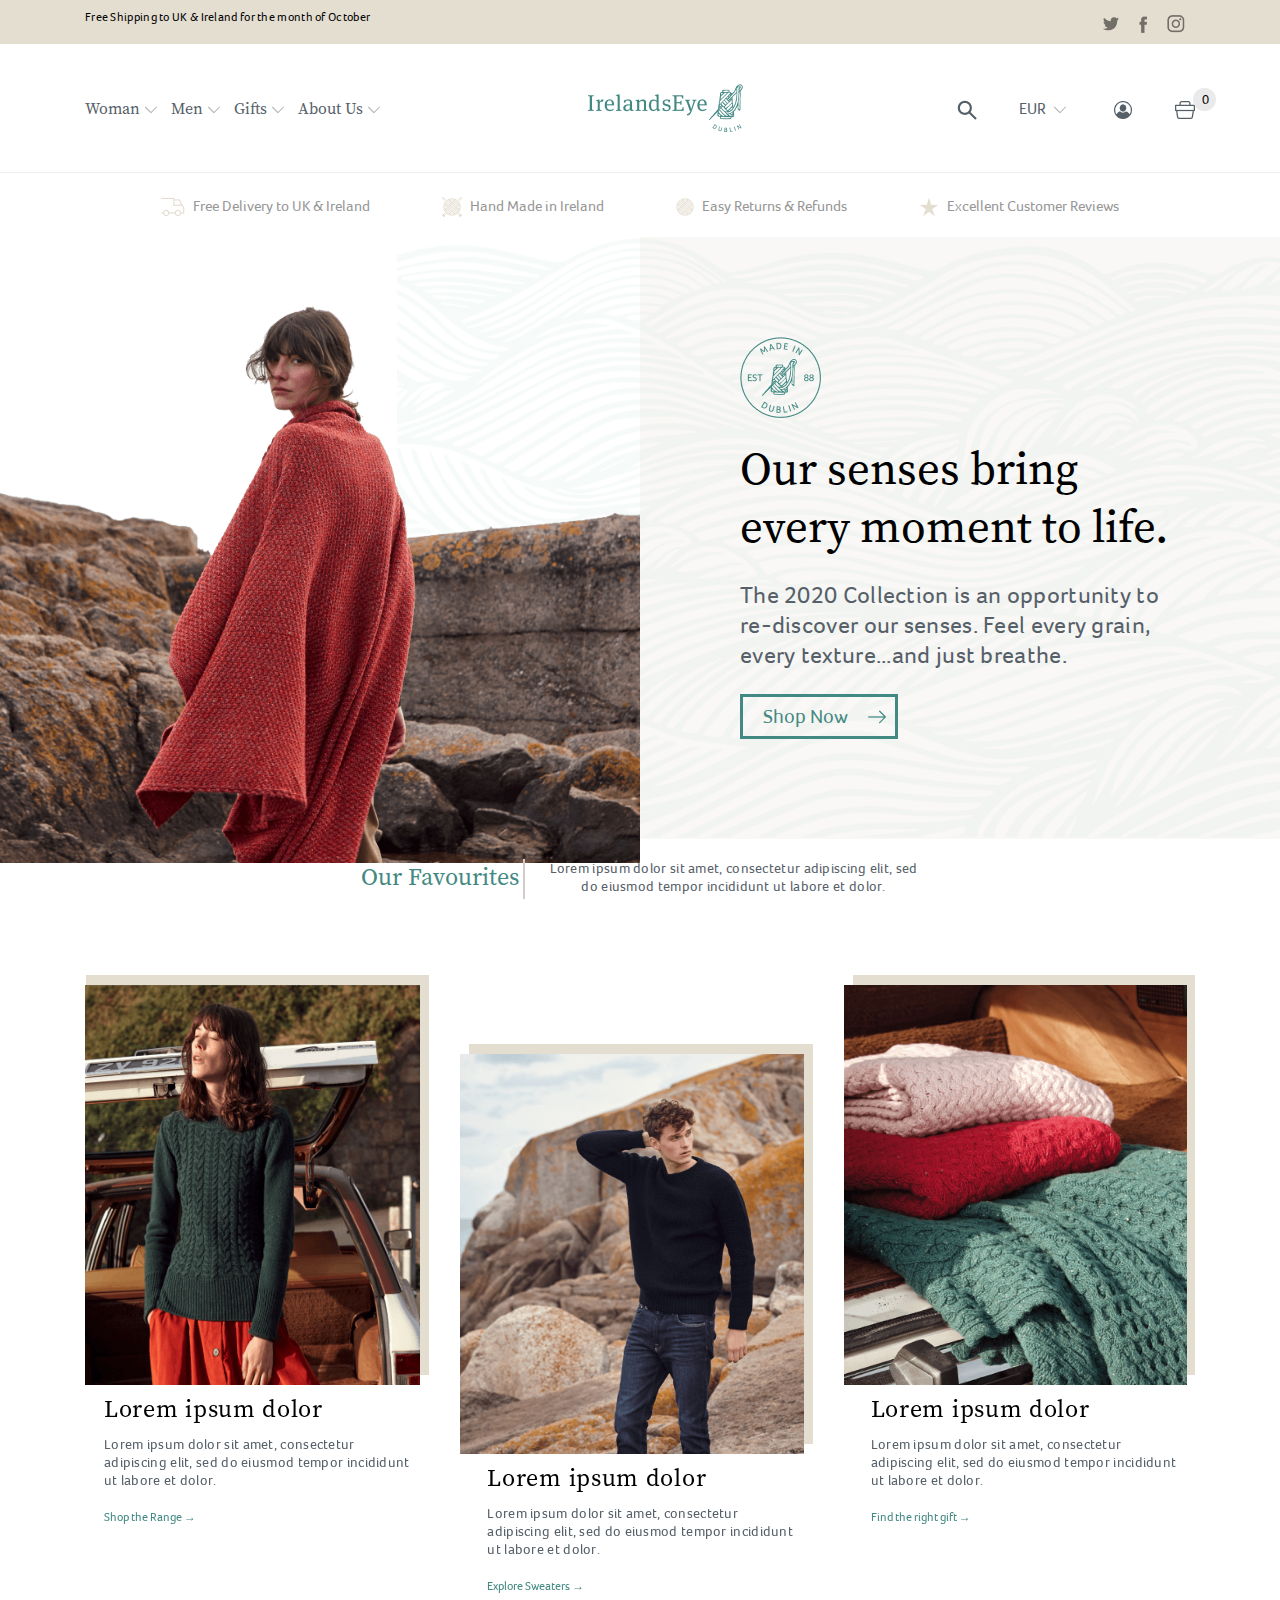
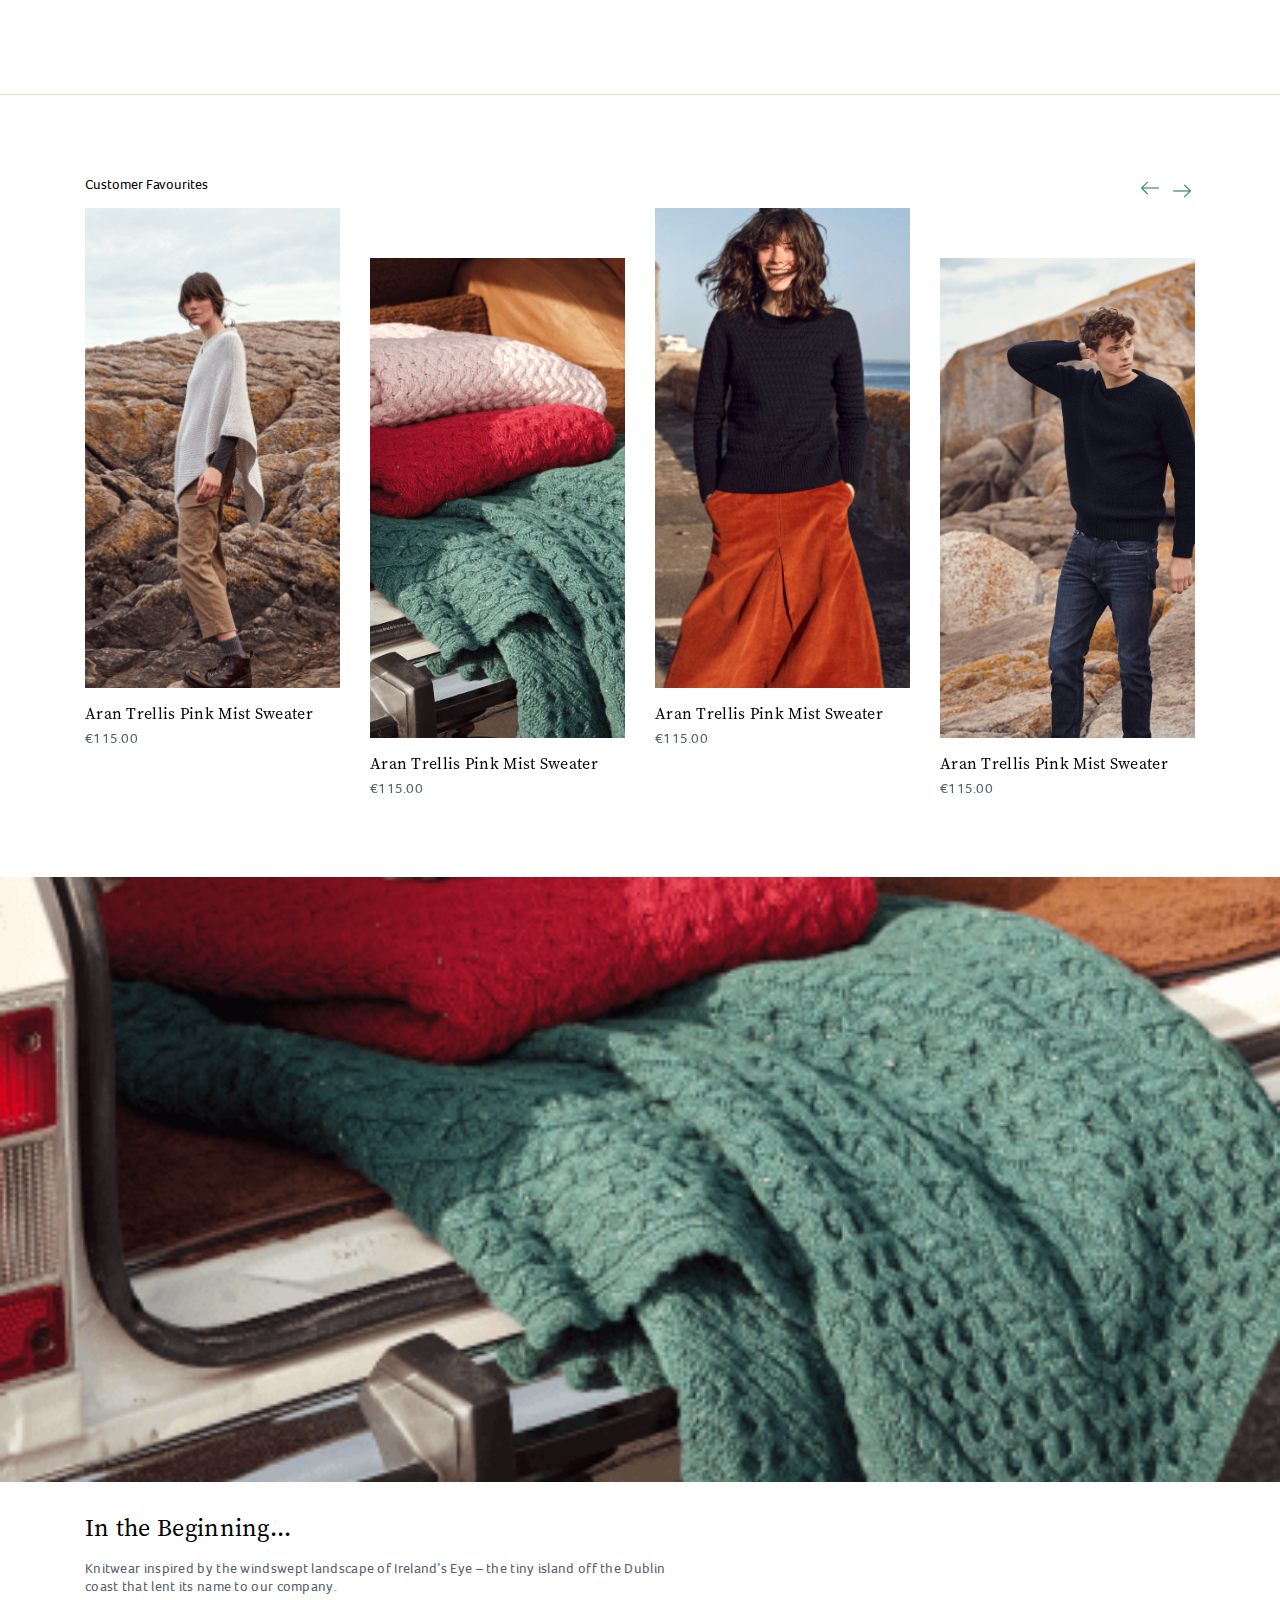
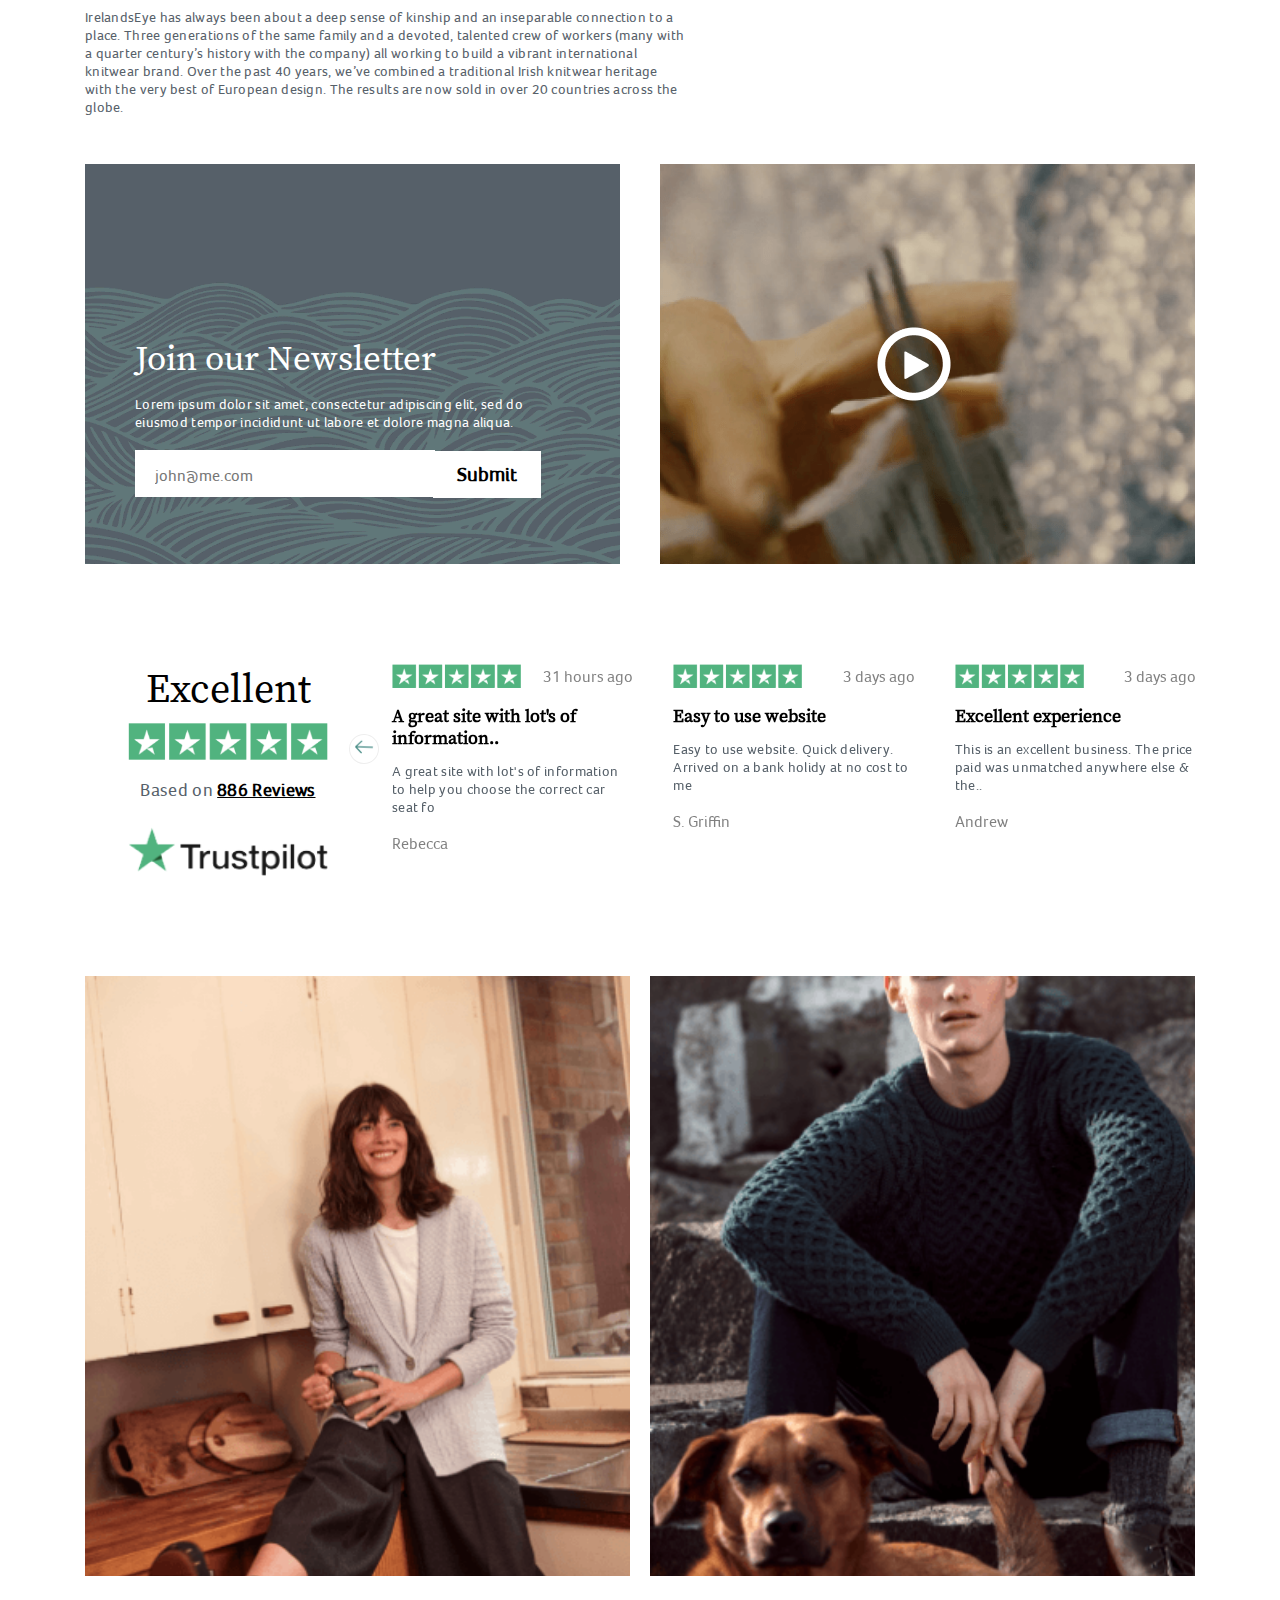
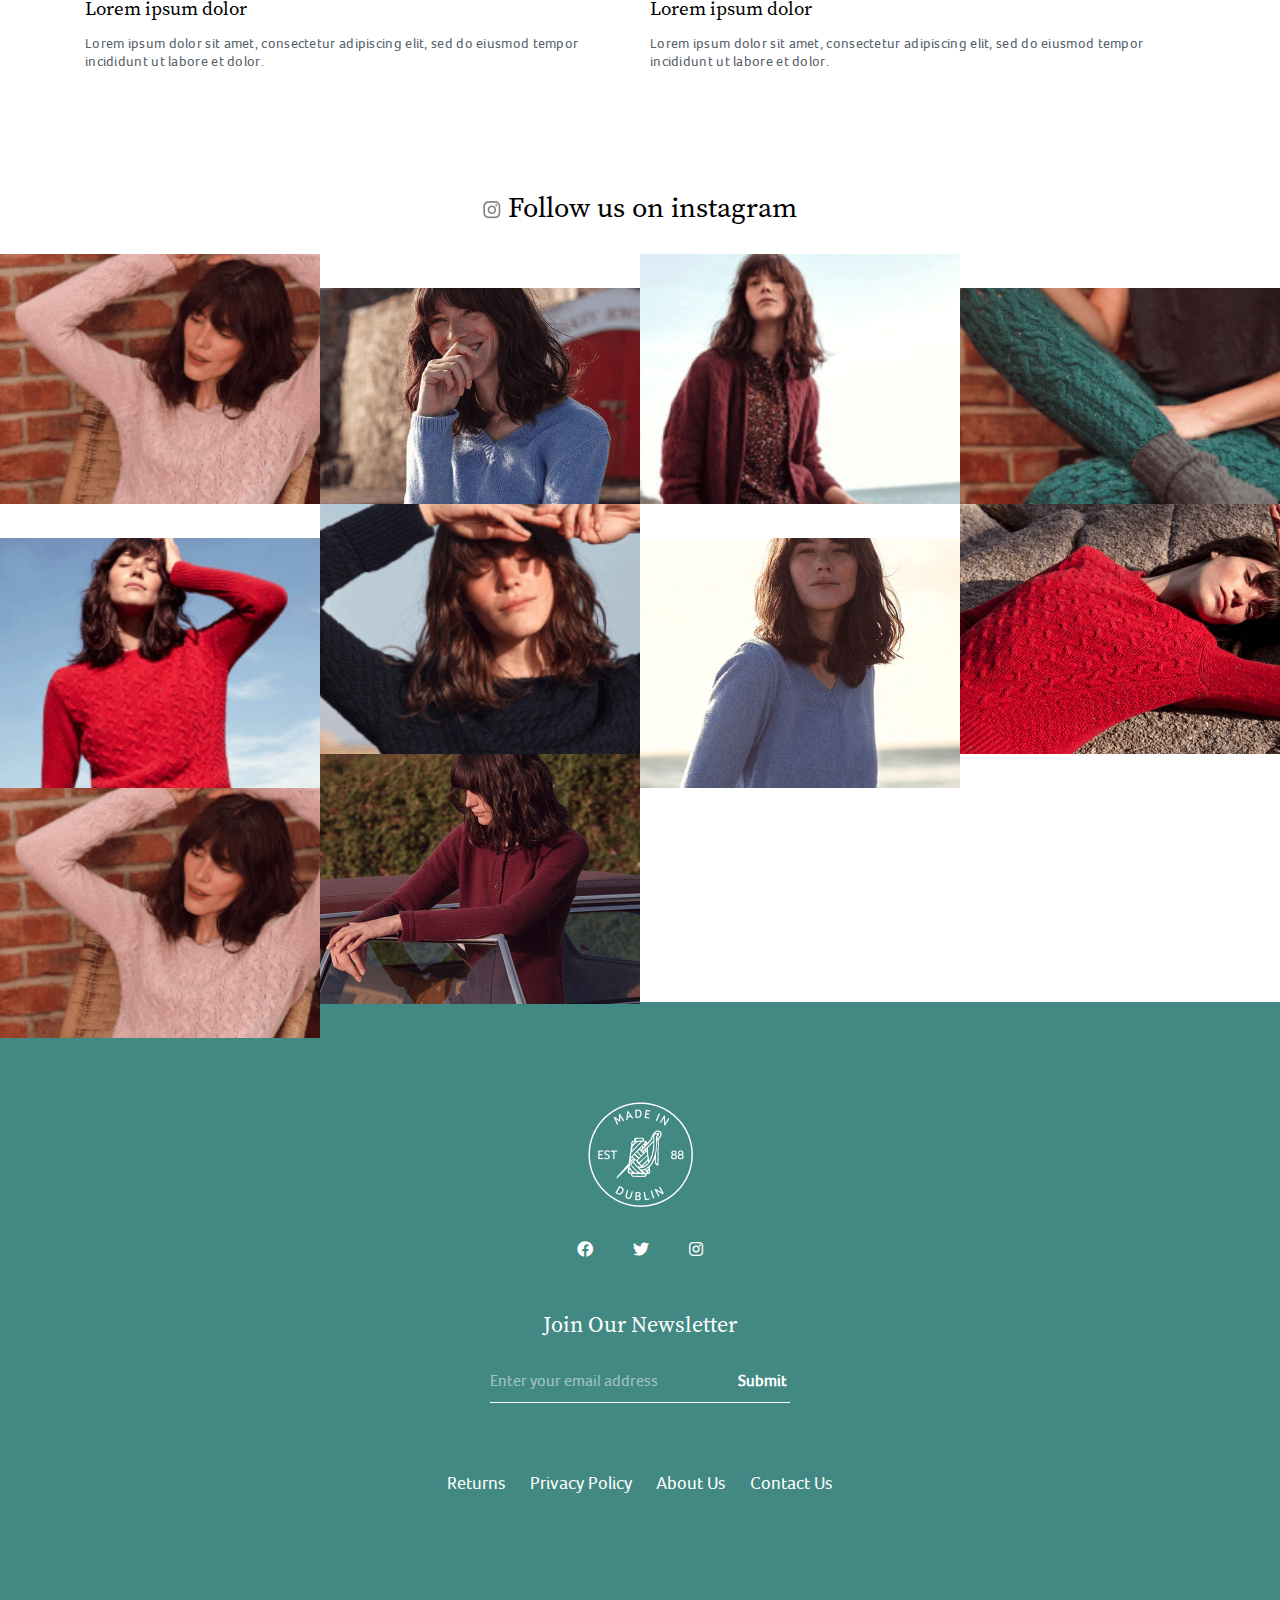
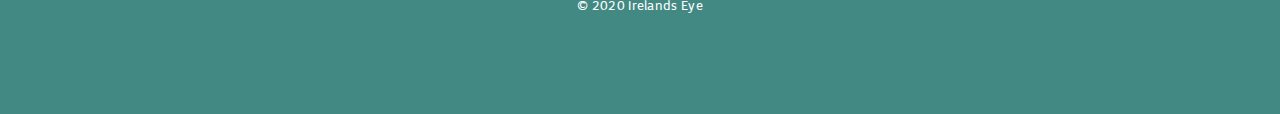
<file: index.html>
<!DOCTYPE html>
<html lang="en">
<head>
      <meta charset="UTF-8">
      <meta name="viewport" content="width=device-width, initial-scale=1.0">
      <meta http-equiv="X-UA-Compatible" content="ie=edge">
      <title>Irelandseye :: Your Best Online Shop</title>
      <link rel="icon" type="image/png" href="assets/img/icon-meta.png">
      <!-- Fontawesome CSS File -->
      <link rel="stylesheet" type="text/css" href="vendors/css/all.css">
      <!-- Bottstrap CSS File -->
      <link rel="stylesheet" type="text/css" href="vendors/css/bootstrap.min.css">
      <!-- OwlCarousel CSS File -->
      <link rel="stylesheet" type="text/css" href="vendors/css/owl.carousel.min.css">
      <!-- Main Stylesheet File -->
      <link rel="stylesheet" type="text/css" href="assets/css/style.css">
</head>
  <body>

    <!-- start of header -->
    <main>
      <header>
        <div class="header-top">
          <div class="container">
            <div class="container-inner header-inner">
              <div class="header-top-left">
                <p>Free Shipping to UK & Ireland for the month of October</p>
              </div>
              <div class="header-right social-icon-header">
                <ul class="social-header-item">
                  <li><a target="_blank" href="#"><img src="assets/img/twitter.png" alt=""></a></li>
                  <li><a target="_blank" href="#"><img src="assets/img/facebook.png" alt=""></a></li>
                  <li><a target="_blank" href="#"><img src="assets/img/instagram.png" alt=""></a></li>
                </ul>
              </div>
            </div>
          </div>
        </div> <!--end of header top-->
        <div class="header-bottom">
          <div class="container">
            <div class="container-inner header-middle-inner">
              <div class="left-menu-area">
                <ul class="left-menu-item">
                  <li><a href="plp-1.html">Woman</a><img src="assets/img/arrow-down.png" alt=""></li>
                  <li><a href="product-listing.html">Men</a><img src="assets/img/arrow-down.png" alt=""></li>
                  <li><a href="plp-3.html">Gifts</a><img src="assets/img/arrow-down.png" alt=""></li>
                  <li><a href="plp-2.html">About Us</a><img src="assets/img/arrow-down.png" alt=""></li>
                </ul>
              </div>
              <div class="middle-logo-area">
                <a href="index.html"><img src="assets/img/logo.png" alt=""></a>
              </div>
              <div class="right-menu-item">
                <ul class="main-right-item">
                  <li><a class="search-tab-icon" href="javascript:void()"><img src="assets/img/search-icon.png" alt=""></a></li>
                  <li><a class="search-tab" href="javascript:void()">EUR <img src="assets/img/arrow-down.png" alt=""></a></li>
                  <li><a class="search-tab" href="javascript:void()"> <img src="assets/img/myaccount.png" alt=""></a></li>
                  <li><a class="shopping-cart" href="javascript:void()"> <img src="assets/img/bag.png" alt=""><span class="cart-item-count">0</span></a></li>
                </ul>
              </div>
            </div>
          </div>
        </div>
        <div class="header-bottom-last">
          <div class="container">
            <div class="container-inner heder-bottom-inner">
              <div class="bars"><img src="assets/img/bars.png" alt=""></i> <span class="ml-2">Navigation</span></div>
              <ul class="main-menu-bottom">
                <li><a href="#"><img src="assets/img/bus.png" alt="">Free Delivery to UK & Ireland</a></li>
                <li><a href="#"><img src="assets/img/ppp.png" alt="">Hand Made in Ireland</a></li>
                <li><a href="#"><img src="assets/img/ball.png" alt="">Easy Returns & Refunds</a></li>
                <li><a href="#"><img src="assets/img/star.png" alt="">Excellent Customer Reviews</a></li>
              </ul>
            </div>
          </div>
        </div>
      </header> <!--End of header-->
      <section class="welcome-area welcome-bg">
          <div class="container-inner grid-welcome">
            <div class="welcome-bg-inner"></div>
            <div class="welcome-main-content">
              <img src="assets/img/circle.png" alt="">
              <div class="main-content">
                <h1>Our senses bring<br> every moment to life.</h1>
                <p>The 2020 Collection is an opportunity to<br> re-discover our senses. Feel every grain,<br> every texture...and just breathe.</p>
                <a href="" class="btns borderd-btn">Shop Now <span class="btn-image"><img src="assets/img/arrow-right.png" alt=""></span></a>
              </div>
          </div>
        </div>
      </section><!--End of welcome-bg-area-->
      <section class="favourite-area">
      	<div class="container">
      		<div class="favourite-inner">
      			<div class="left-favourite">
      				<h1>Our Favourites</h1>
      			</div>
      			<div class="right-faourte">
      				<p>Lorem ipsum dolor sit amet, consectetur adipiscing elit, sed do eiusmod tempor incididunt ut labore et dolor.</p>
      			</div>
      		</div>
      	</div>
      </section>
      <!-- start of box featrued -->
      <section class="featrued-pro-section">
        <div class="container">
          <div class="container-inner owl-carousel featrued-inner">
            <div class="single-featured-item">
              <div class="featrued-bg featrued-1"></div>
              <div class="featrued-bottom-content">
                <h2>Lorem ipsum dolor</h2>
                <p>Lorem ipsum dolor sit amet, consectetur adipiscing elit, sed do eiusmod tempor incididunt ut labore et dolor.</p>
                <a href="#" class="btns readmore-btn">Shop the Range →</a>
              </div>
            </div>
            <div class="single-featured-item featrued-2-item">
              <div class="featrued-bg featrued-2"></div>
              <div class="featrued-bottom-content">
                <h2>Lorem ipsum dolor</h2>
                <p>Lorem ipsum dolor sit amet, consectetur adipiscing elit, sed do eiusmod tempor incididunt ut labore et dolor.</p>
                <a href="#" class="btns readmore-btn">Explore Sweaters →</a>
              </div>
            </div>
            <div class="single-featured-item featrued-3-item">
              <div class="featrued-bg featrued-3"></div>
              <div class="featrued-bottom-content">
                <h2>Lorem ipsum dolor</h2>
                <p>Lorem ipsum dolor sit amet, consectetur adipiscing elit, sed do eiusmod tempor incididunt ut labore et dolor.</p>
                <a href="#" class="btns readmore-btn">Find the right gift →</a>
              </div>
            </div>
          </div>
        </div>
      </section> <!--end of feature-1-->
      <section class="featured-section-2">
        <div class="container">
          <div class="section-title">
            <h3>Customer Favourites</h3>
          </div>
          <div class="container-inner owl-carousel featured-section-inner-2">
            <div class="single-featured-item-2">
              <a href=""><div class="featrued-item-2-bg bg-1 default"></div></a>
              <div class="featrued-item-2-content">
                <h2>Aran Trellis Pink Mist Sweater</h2>
                <p class="price">€115.00</p>
              </div>
            </div>
            <div class="single-featured-item-2">
              <a href="#"><div class="featrued-item-2-bg bg-2 change"></div></a>
              <div class="featrued-item-2-content">
                <h2>Aran Trellis Pink Mist Sweater</h2>
                <p class="price">€115.00</p>
              </div>
            </div>
            <div class="single-featured-item-2">
             <a href="#"> <div class="featrued-item-2-bg bg-3 default"></div></a>
              <div class="featrued-item-2-content">
                <h2>Aran Trellis Pink Mist Sweater</h2>
                <p class="price">€115.00</p>
              </div>
            </div>
            <div class="single-featured-item-2">
              <a href=""><div class="featrued-item-2-bg bg-4 change"></div></a>
              <div class="featrued-item-2-content">
                <h2>Aran Trellis Pink Mist Sweater</h2>
                <p class="price">€115.00</p>
              </div>
            </div>
          </div>
        </div>
      </section> <!--End of featured section-2-->
      <section class="fullwidth-img-area">
        <div class="fullwidth-bg"></div>
        <div class="container">
          <div class="fullwidth-content">
            <h3>In the Beginning...</h3>
            <p>Knitwear inspired by the windswept landscape of Ireland’s Eye – the tiny island off the Dublin coast that lent its name to our company.</p>
            <p>IrelandsEye has always been about a deep sense of kinship and an inseparable connection to a place. Three generations of the same family and a devoted, talented crew of workers (many with a quarter century’s history with the company) all working to build a vibrant international knitwear brand. Over the past 40 years, we’ve combined a traditional Irish knitwear heritage with the very best of European design. The results are now sold in over 20 countries across the globe.
            </p>
          </div>
          <div class="callto-action-area">
            <div class="left-callto left-callto-bg">
              <div class="callto-left-main-content">
                <h3>Join our Newsletter</h3>
                <p>Lorem ipsum dolor sit amet, consectetur adipiscing elit, sed do eiusmod tempor incididunt ut labore et dolore magna aliqua.</p>
                <form action="">
                  <div class="form-group">
                    <input type="email" placeholder="john@me.com">
                    <input type="submit" value="Submit" class="btns submit-btn">
                  </div>
                </form>
              </div>
            </div>
            <div class="right-callto-area callto-video-featured-bg">
            	<a href="" class="btns play-btn">
            		<img src="assets/img/play-btn.png" alt="">
            	</a>
            </div>
          </div>
        </div>
      </section> <!---end of callto-area-section-->
      <section class="reviews-carousel-area">
      	<div class="container">
      		<div class="reviews-carousel-inner">
      			<div class="reviews-carousel-left">
      				<h1>Excellent</h1>
      				<img src="assets/img/bigger-star.png" alt="">
      				<p class="based-on">Based on <strong><u>886 Reviews</u></strong></p>
      				<img src="assets/img/trust-pilot.png" class="pilot-logo" alt="">
      			</div>
      			<div class="reviews-carousel-right owl-carousel review-right-carousel-main">
      				<div class="single-review-carousel-item">
      					<div class="review-star">
      						<img src="assets/img/star-group.png" alt="">
      						<div class="posted-date">31 hours ago</div>
      					</div>
      					<div class="main-conent-review">
      						<h3>A great site with lot's of information..</h3>
      						<p>A great site with lot's of information to help you choose the correct car seat fo</p>
      						<span class="autohor-meta-review">Rebecca</span>
      					</div>
      				</div>
      				<div class="single-review-carousel-item">
      					<div class="review-star">
      						<img src="assets/img/star-group.png" alt="">
      						<div class="posted-date">3 days ago</div>
      					</div> 
      					<div class="main-conent-review">
      						<h3>Easy to use website</h3>
      						<p>Easy to use website. Quick delivery. Arrived on a bank holidy at no cost to me</p>
      						<span class="autohor-meta-review">S. Griffin</span>
      					</div>
      				</div>
      				<div class="single-review-carousel-item">
      					<div class="review-star">
      						<img src="assets/img/star-group.png" alt="">
      						<div class="posted-date">3 days ago</div>
      					</div>
      					<div class="main-conent-review">
      						<h3>Excellent experience</h3>
      						<p>This is an excellent business. The price paid was unmatched anywhere else & the..</p>
      						<span class="autohor-meta-review">Andrew</span>
      					</div>
      				</div>

      			</div>
      		</div>
      	</div>
      </section> <!--end of reviews carousel-->
      <section class="featured-blog-area">
      	<div class="container">
      		<div class="featured-blog-inner">
      			<div class="left-featured-blog">
      				<div class="featured-bg-blog blog-bg-1"></div>
      				<div class="featured-blog-content">
      					<h3>Lorem ipsum dolor</h3>
      					<p>Lorem ipsum dolor sit amet, consectetur adipiscing elit, sed do eiusmod tempor incididunt ut labore et dolor.</p>
      				</div>
      			</div>
      			<div class="right-featured-blog">
      				<div class="featured-bg-blog blog-bg-2"></div>
      				<div class="featured-blog-content">
      					<h3>Lorem ipsum dolor</h3>
      					<p>Lorem ipsum dolor sit amet, consectetur adipiscing elit, sed do eiusmod tempor incididunt ut labore et dolor.</p>
      				</div>
      			</div>
      		</div>
      	</div>
      </section> <!--End of featured-blog-area-->
      <section class="follow-instagram-section">
      		<div class="sectiono-title">
      			<h3><img src="assets/img/instagram.png" alt=""> Follow us on instagram</h3>
      		</div>
      		<div class="follow-instagram-main-inner">
      			<div class="single-ireland-item diff insta-bg-1"></div>
      			<div class="single-ireland-item same-2 insta-bg-2"></div>
      			<div class="single-ireland-item same-2-2 insta-bg-3"></div>
      			<div class="single-ireland-item same-2 insta-bg-4"></div>
      			<div class="single-ireland-item same-2-2 insta-bg-5"></div>
      			<div class="single-ireland-item same insta-bg-6 minus-top"></div>
      			<div class="single-ireland-item same insta-bg-7"></div>
      			<div class="single-ireland-item same insta-bg-8 minus-top"></div>
      			<div class="single-ireland-item same insta-bg-9 "></div>
      			<div class="single-ireland-item same insta-bg-10 minus-top"></div>
      	</div>
      </section><!--End of insta area-->
      <footer class="footer-area">
      	<div class="container">
      		<div class="footer-inner">
      			<div class="footer-logo-area">
      				<a href="index.html">
      					<img src="assets/img/footer-logo.png" alt="">
      				</a>
      			</div>
      			<div class="footer-social">
      				<ul class="social-menu-item">
      					<li><a href=""><i class="fab fa-facebook"></i></a></li>
      					<li><a href=""><i class="fab fa-twitter"></i></a></li>
      					<li><a href=""><i class="fab fa-instagram"></i></a></li>
      				</ul>
      			</div>
      			<div class="footer-newsletter-area">
      				<h3>Join Our Newsletter</h3>
      				<form action="">
      					<div class="form-group">
      						<input type="email" placeholder="Enter your email address">
      						<button type="submit" value="Submit" class="footer-subscribe-btn">Submit</button>
      					</div>
      				</form>
      			</div>
      			<ul class="footer-main-menu-item">
      				<li><a href="#">Returns</a></li>
      				<li><a href="#">Privacy Policy </a></li>
      				<li><a href="#">About Us</a></li>
      				<li><a href="#">Contact Us</a></li>
      			</ul>
      			<div class="footer-bottom-meta-desc">
      				<p>© 2020 Irelands Eye</p>
      			</div>
      		</div>
      	</div>
      </footer>
    </main>


  <!-- Jqurey Min File -->
  <script type="text/javascript" src="assets/js/jquery.min.js"></script>
  <!-- Javascript Vendors File -->
   <script type="text/javascript" src="vendors/js/bootstrap.min.js"></script>
   <script type="text/javascript" src="vendors/js/owl.carousel.min.js"></script>
   <!-- Javascript Main File -->
   <script type="text/javascript" src="assets/js/main.js"></script>
  </body>
</html>
</file>
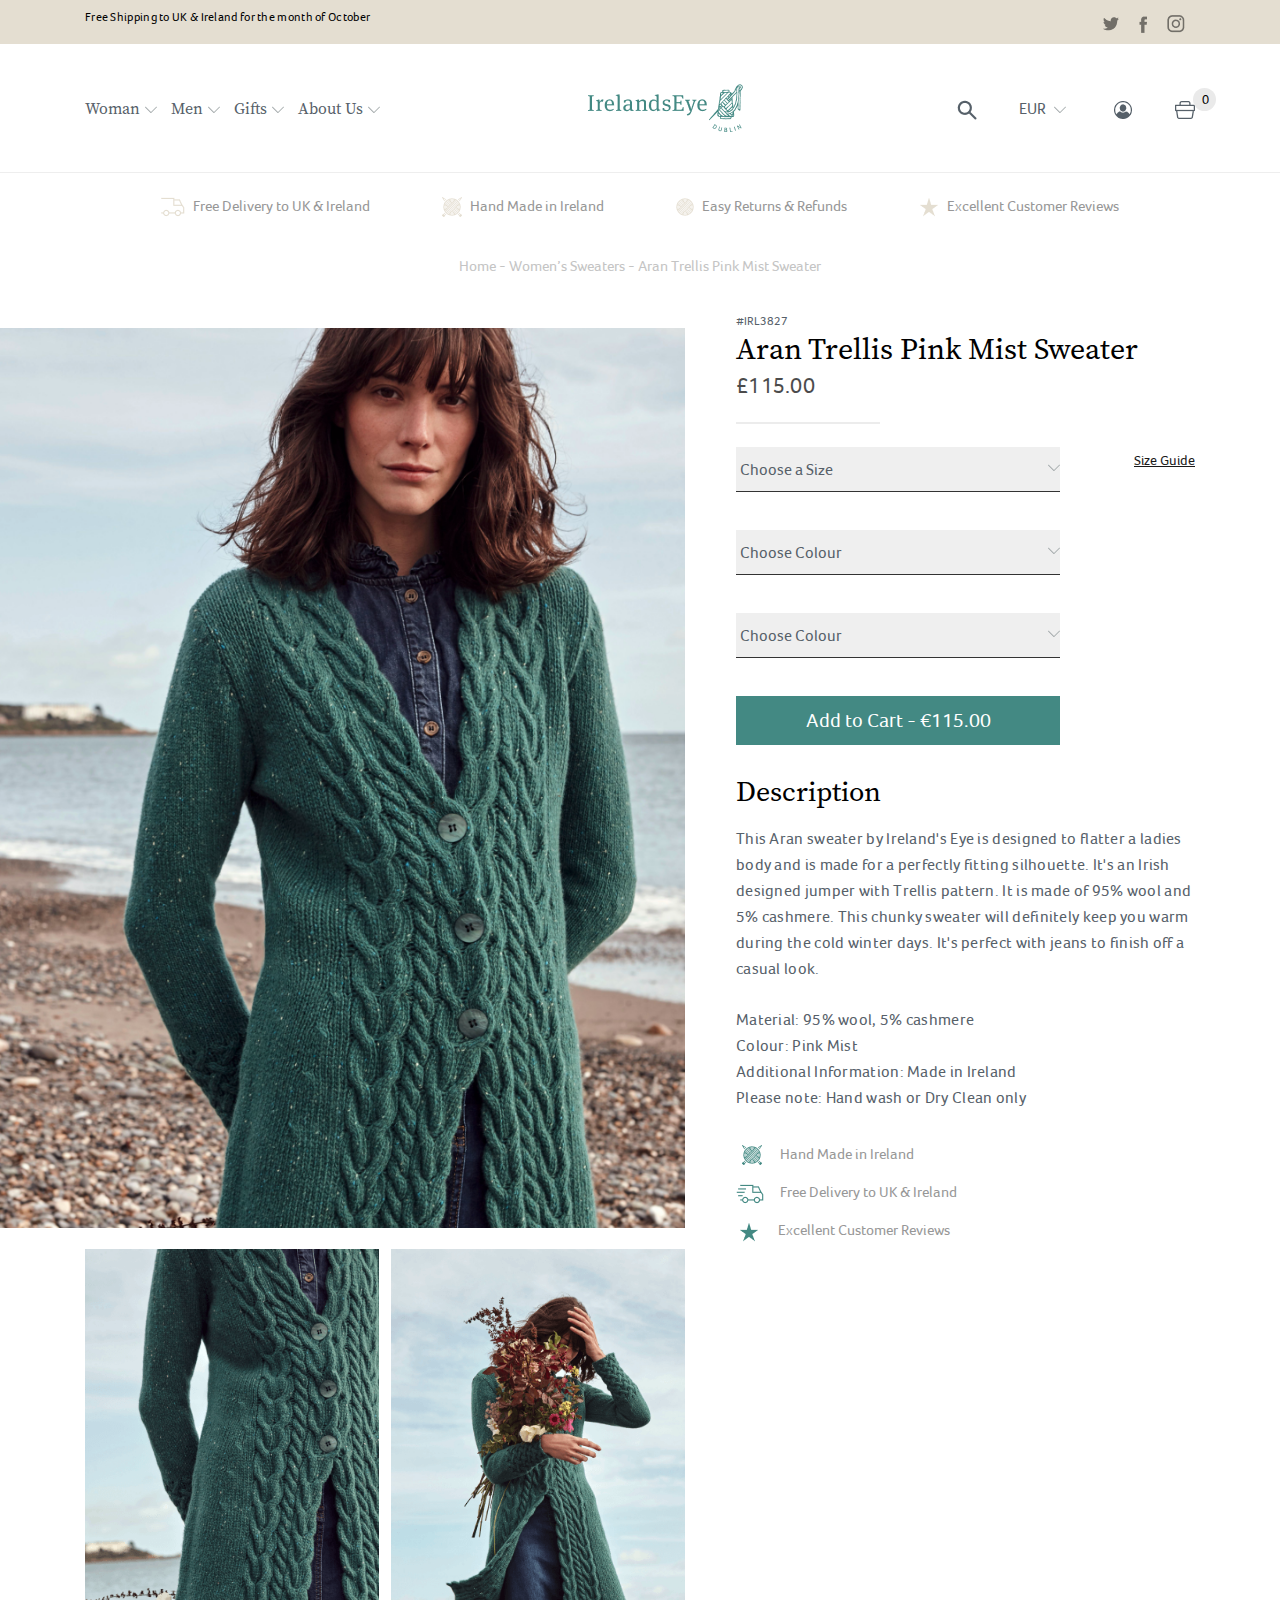
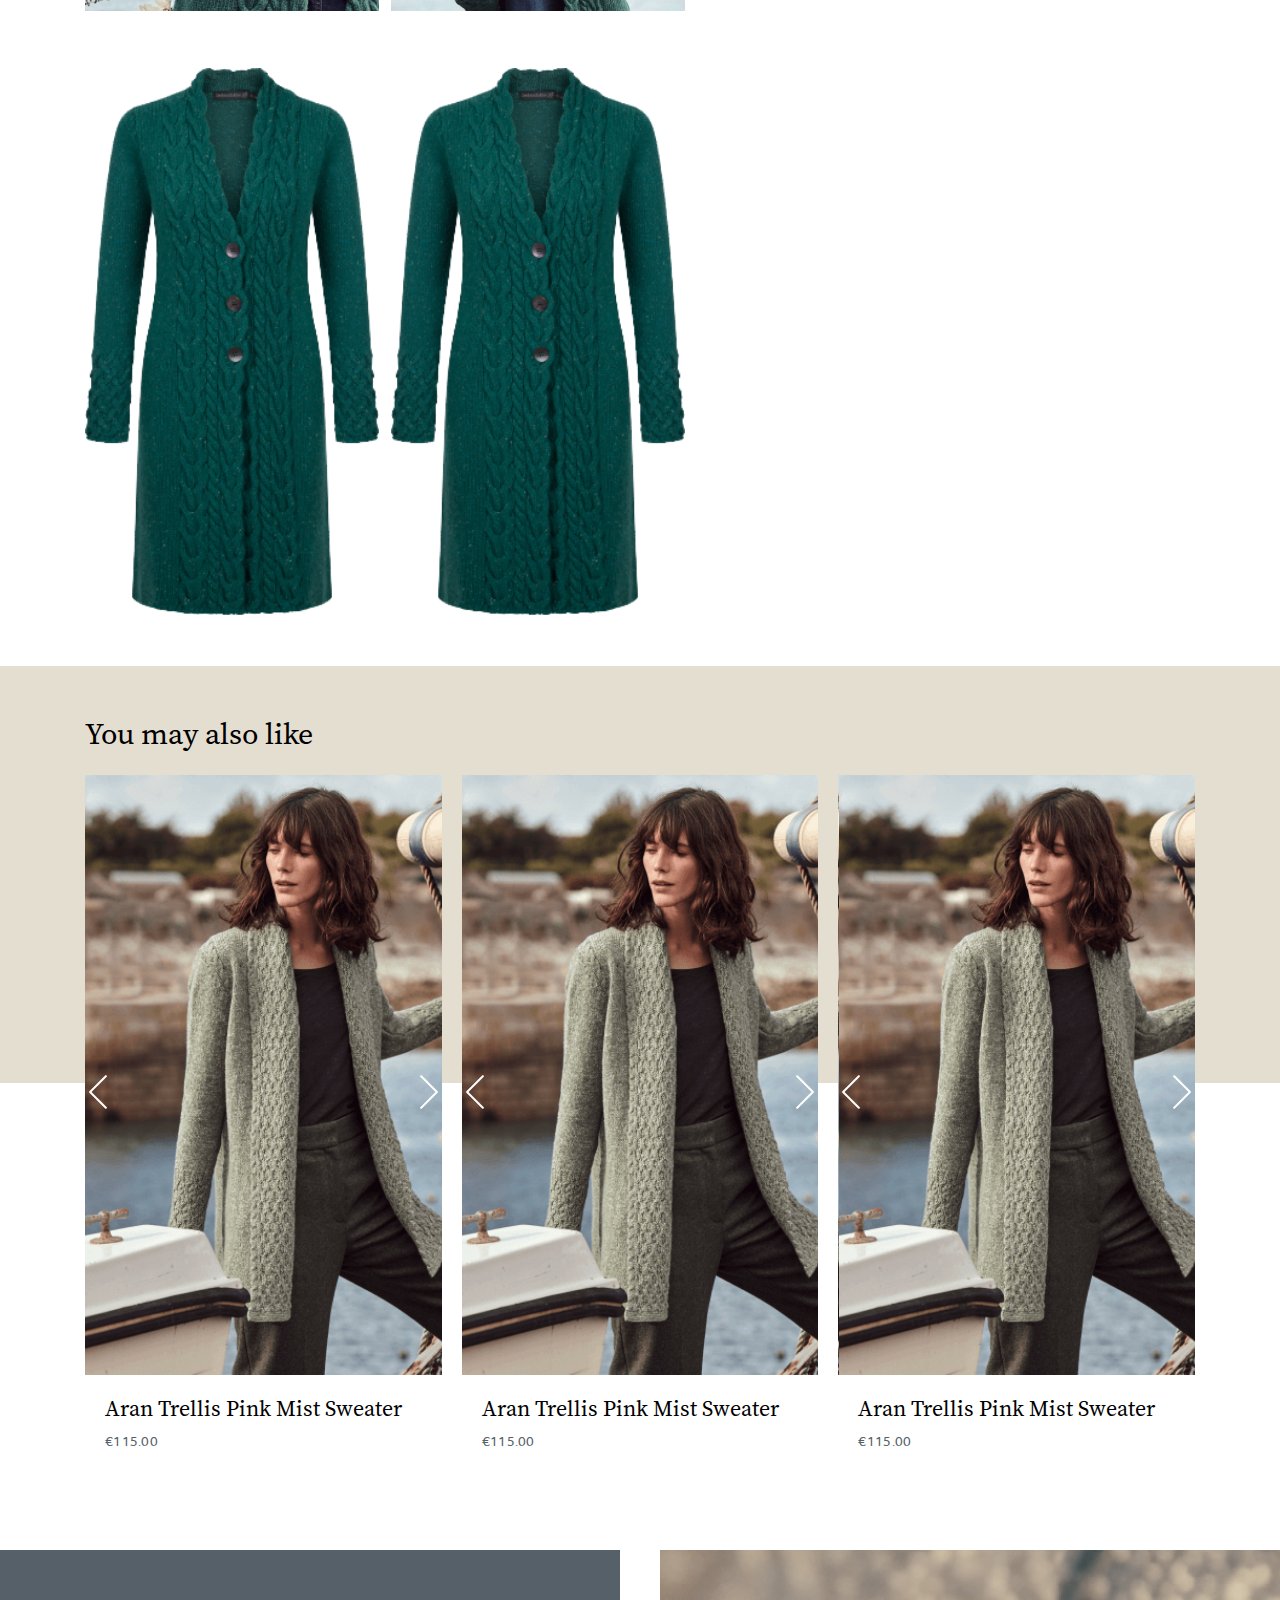
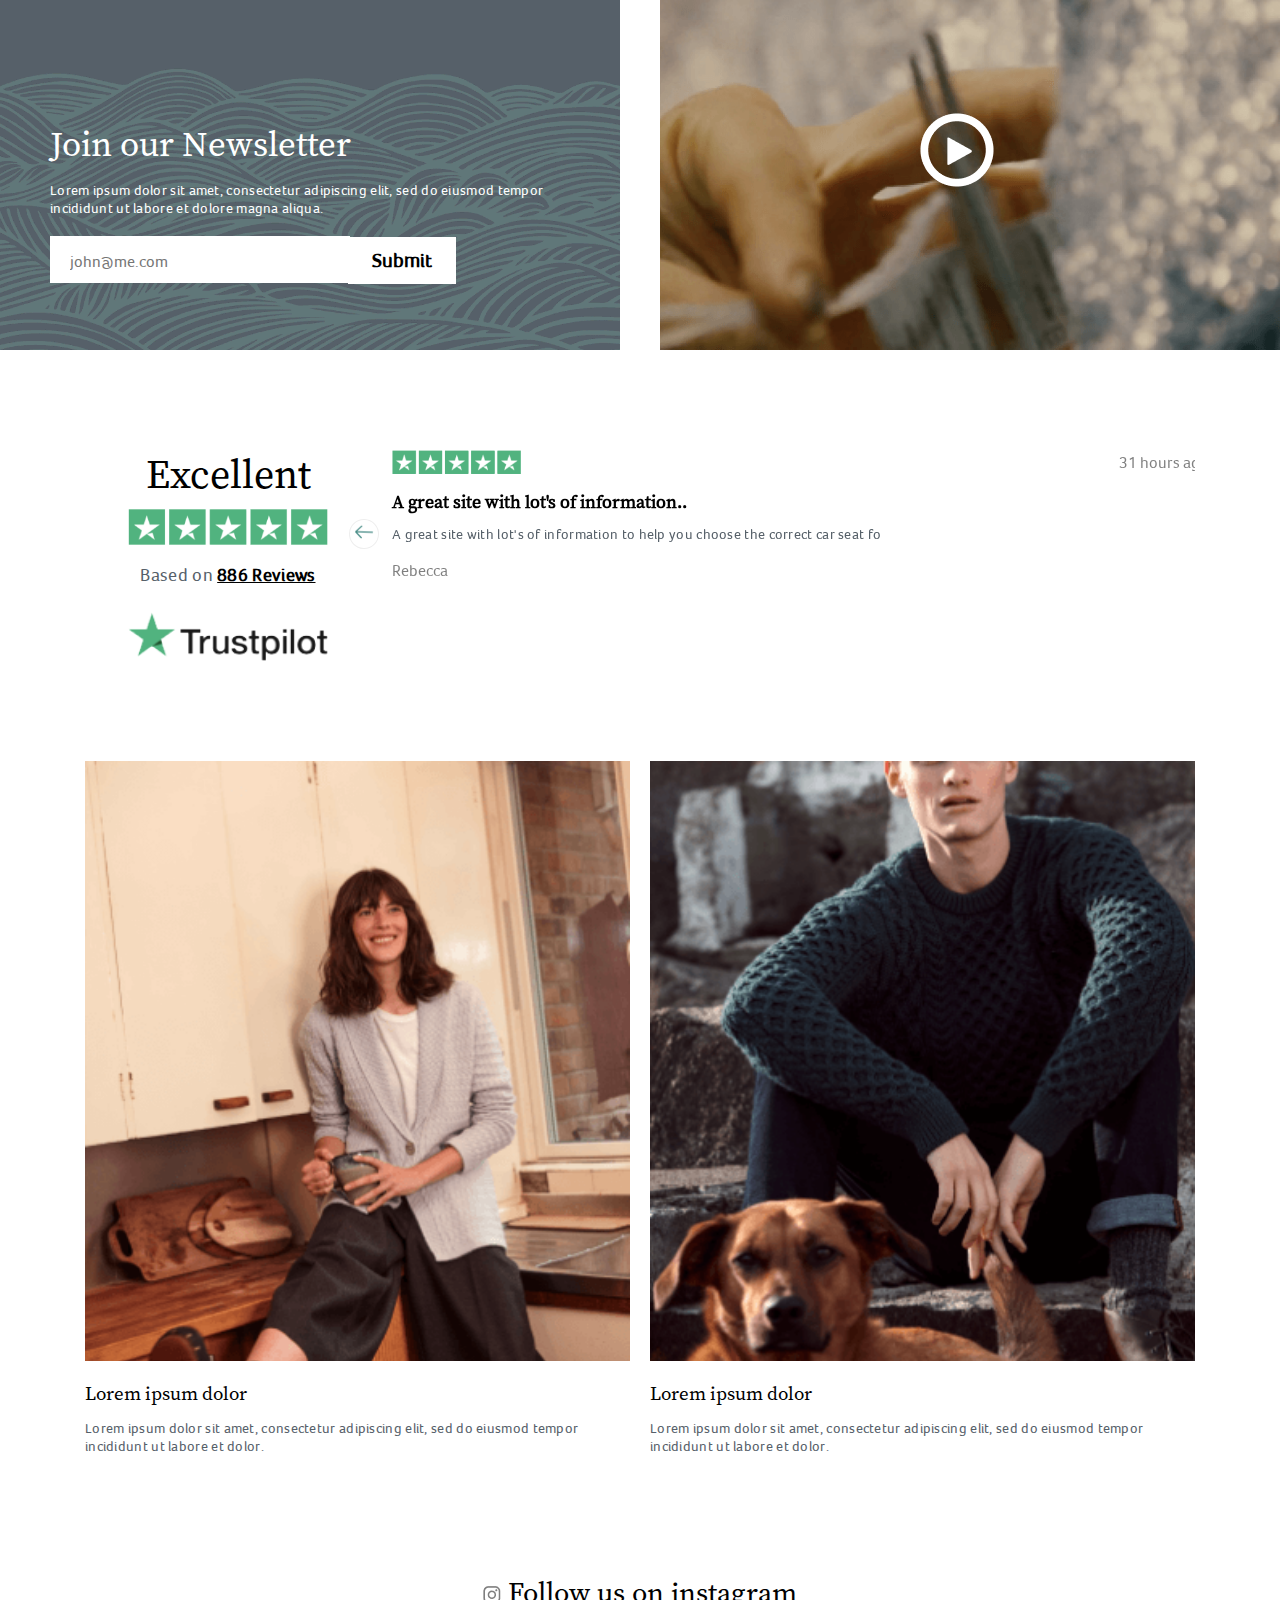
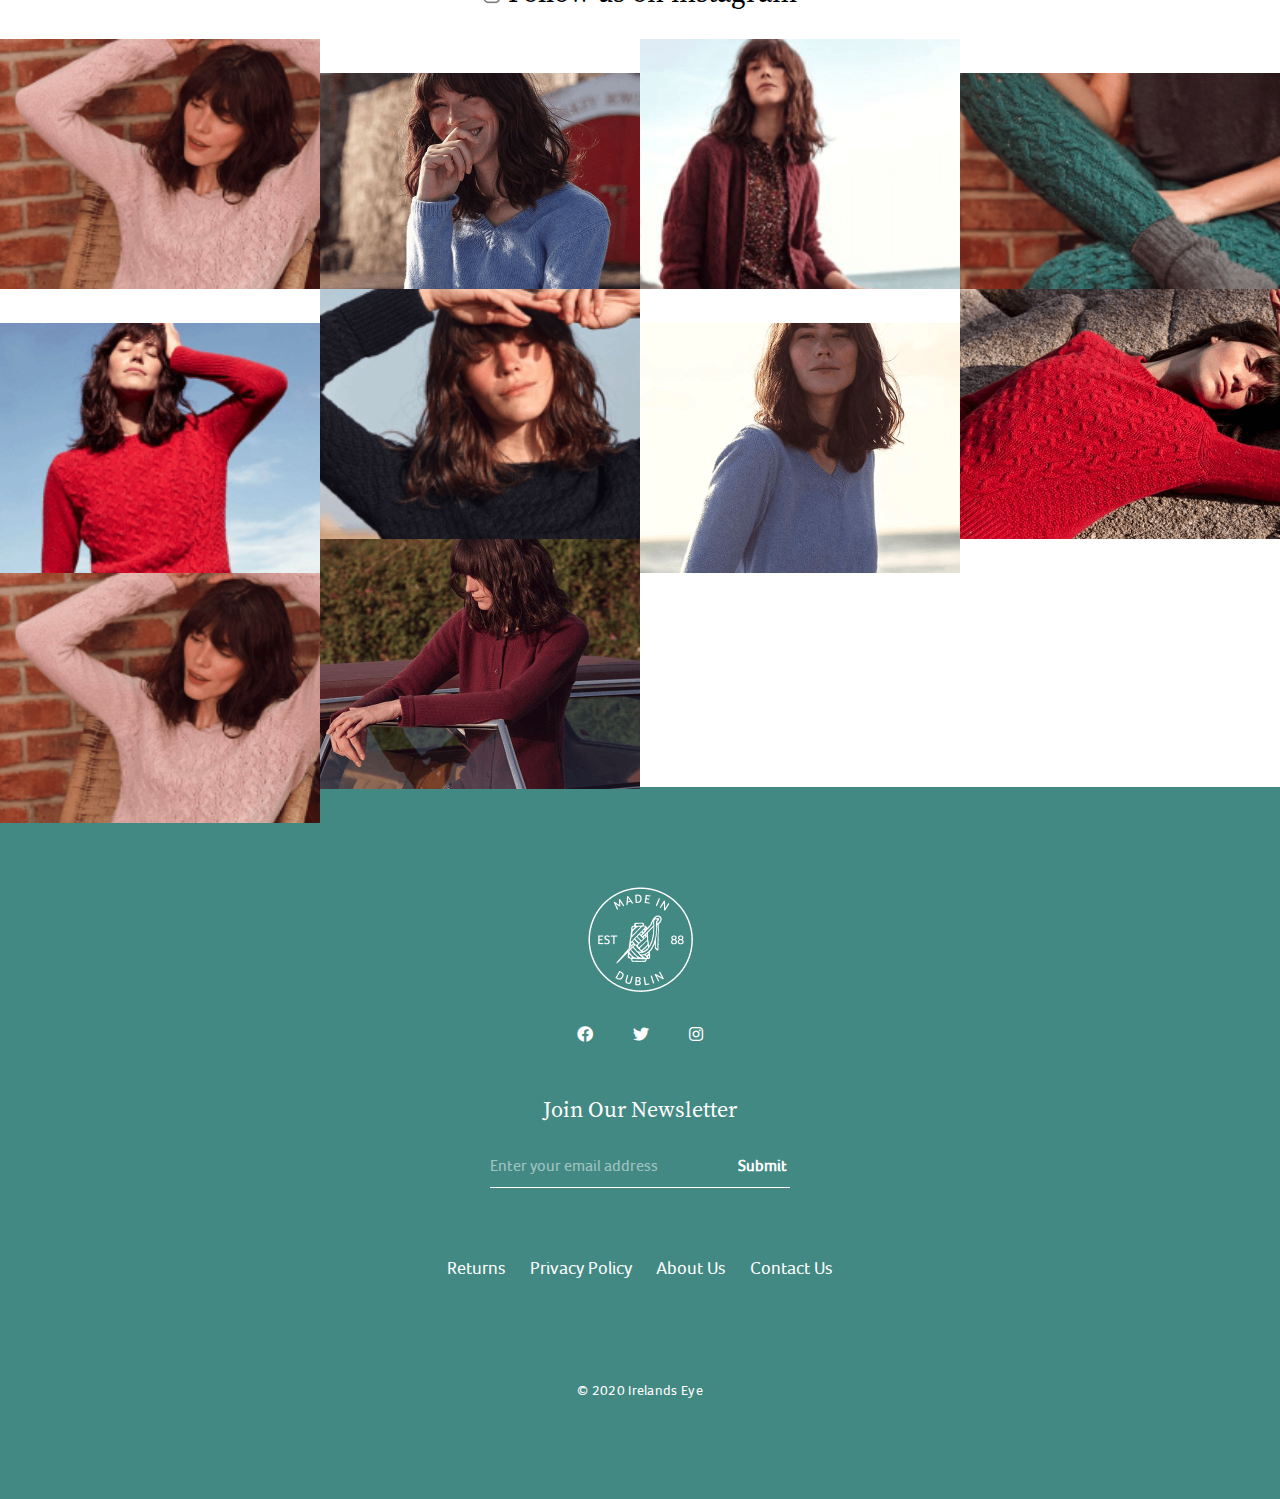
<file: details.html>
<!DOCTYPE html>
<html lang="en">
<head>
      <meta charset="UTF-8">
      <meta name="viewport" content="width=device-width, initial-scale=1.0">
      <meta http-equiv="X-UA-Compatible" content="ie=edge">
      <title>Irelandseye :: Aran Trellis Pink Mist Sweater
</title>
      <link rel="icon" type="image/png" href="assets/img/icon-meta.png">
      <!-- Fontawesome CSS File -->
      <link rel="stylesheet" type="text/css" href="vendors/css/all.css">
      <!-- Bottstrap CSS File -->
      <link rel="stylesheet" type="text/css" href="vendors/css/bootstrap.min.css">
      <!-- OwlCarousel CSS File -->
      <link rel="stylesheet" type="text/css" href="vendors/css/owl.carousel.min.css">
      <!-- Main Stylesheet File -->
      <link rel="stylesheet" type="text/css" href="assets/css/style.css">
</head>
  <body>

    <!-- start of header -->
    <main>
      <header>
        <div class="header-top">
          <div class="container">
            <div class="container-inner header-inner">
              <div class="header-top-left">
                <p>Free Shipping to UK & Ireland for the month of October</p>
              </div>
              <div class="header-right social-icon-header">
                <ul class="social-header-item">
                  <li><a target="_blank" href="#"><img src="assets/img/twitter.png" alt=""></a></li>
                  <li><a target="_blank" href="#"><img src="assets/img/facebook.png" alt=""></a></li>
                  <li><a target="_blank" href="#"><img src="assets/img/instagram.png" alt=""></a></li>
                </ul>
              </div>
            </div>
          </div>
        </div> <!--end of header top-->
        <div class="header-bottom">
          <div class="container">
            <div class="container-inner header-middle-inner">
              <div class="left-menu-area">
                <ul class="left-menu-item">
                  <li><a href="plp-1.html">Woman</a><img src="assets/img/arrow-down.png" alt=""></li>
                  <li><a href="pproduct-listing.html">Men</a><img src="assets/img/arrow-down.png" alt=""></li>
                  <li><a href="plp-3.html">Gifts</a><img src="assets/img/arrow-down.png" alt=""></li>
                  <li><a href="plp-2.html">About Us</a><img src="assets/img/arrow-down.png" alt=""></li>
                </ul>
              </div>
              <div class="middle-logo-area">
                <a href="index.html"><img src="assets/img/logo.png" alt=""></a>
              </div>
              <div class="right-menu-item">
                <ul class="main-right-item">
                  <li><a class="search-tab-icon" href="javascript:void()"><img src="assets/img/search-icon.png" alt=""></a></li>
                  <li><a class="search-tab" href="javascript:void()">EUR <img src="assets/img/arrow-down.png" alt=""></a></li>
                  <li><a class="search-tab" href="javascript:void()"> <img src="assets/img/myaccount.png" alt=""></a></li>
                  <li><a class="shopping-cart" href="javascript:void()"> <img src="assets/img/bag.png" alt=""><span class="cart-item-count">0</span></a></li>
                </ul>
              </div>
            </div>
          </div>
        </div>
        <div class="header-bottom-last">
          <div class="container">
            <div class="container-inner heder-bottom-inner">
              <div class="bars"><img src="assets/img/bars.png" alt=""></i> <span class="ml-2">Navigation</span></div>
              <ul class="main-menu-bottom">
                <li><a href="#"><img src="assets/img/bus.png" alt="">Free Delivery to UK & Ireland</a></li>
                <li><a href="#"><img src="assets/img/ppp.png" alt="">Hand Made in Ireland</a></li>
                <li><a href="#"><img src="assets/img/ball.png" alt="">Easy Returns & Refunds</a></li>
                <li><a href="#"><img src="assets/img/star.png" alt="">Excellent Customer Reviews</a></li>
              </ul>
            </div>
          </div>
        </div>
      </header> <!--End of header-->

      <section class="product-showcase">
        <div class="container">
          <div class="showcase-title">
            <h4>Home - Women’s Sweaters - Aran Trellis Pink Mist Sweater</h4>
          </div>
          <div class="showcase-main-inner">
            <div class="showcase-bg-main-left"></div>
            <div class="right-main-pro-details">
              <div class="details-title">
                <span class="id-details">#IRL3827</span>
                <h1>Aran Trellis Pink Mist Sweater</h1>
                <p class="product-price">£115.00</p>
              </div>
              <div class="main-details-form">
                <div class="details-form-left">
                  <form action="">
                    <div class="form-group select-icon">
                      <img src="assets/img/arrow-down.png" class="select-icon-img">
                      <select name="" id="">
                        <option value="Choose a Size">Choose a Size</option>
                        <option value="l">Long</option>
                        <option value="m">Medium</option>
                        <option value="lg">Large</option>
                      </select>
                    </div>
                    <div class="form-group select-icon">
                      <img src="assets/img/arrow-down.png" class="select-icon-img">
                      <select name="" id="">
                        <option value="Choose a Size">Choose Colour</option>
                        <option value="red">Red</option>
                        <option value="green">Green</option>
                        <option value="blue">Blue</option>
                      </select>
                    </div>
                    <div class="form-group select-icon">
                      <img src="assets/img/arrow-down.png" class="select-icon-img">
                      <select name="" id="">
                        <option value="Choose a Size">Choose Colour</option>
                        <option value="1">1</option>
                        <option value="2">2</option>
                        <option value="3">3</option>
                      </select>
                    </div>
                    <div class="details-button">
                      <a href="#" class="btns details-cart-btn">Add to Cart - €115.00</a>
                    </div>
                  </form>
                </div>
                <div class="details-form-right-text">
                  <a href=""><u>Size Guide</u></a>
                </div>
              </div>
              <div class="product-description">
               <div class="product-description-top">
                  <h3>Description</h3>
                <p>This Aran sweater by Ireland's Eye is designed to flatter a ladies body and is made for a perfectly fitting silhouette. It's an Irish designed jumper with Trellis pattern. It is made of 95% wool and 5% cashmere. This chunky sweater will definitely keep you warm during the cold winter days. It's perfect with jeans to finish off a casual look.</p>
                <p>Material: 95% wool, 5% cashmere <br> Colour: Pink Mist <br> Additional Information: Made in Ireland <br> Please note: Hand wash or Dry Clean only</p>  
               </div>
               <div class="delivery-option-area">
                 <ul>
                   <li><img src="assets/img/d1.png" class="mr-3" alt="">Hand Made in Ireland</li>
                   <li><img src="assets/img/d2.png" class="mr-3" alt="">Free Delivery to UK & Ireland</li>
                   <li><img src="assets/img/d3.png" class="mr-3" alt="">Excellent Customer Reviews</li>
                 </ul>
               </div>
              </div>
            </div>
          </div>
        </div>
      </section> <!--End of product details top-area-->
      <section class="p-bottom-showcase">
        <div class="container">
          <div class="p-bottom-showcase-main">
            <img src="assets/img/show-case-img1.png">
            <img src="assets/img/show-case-img-2.png">
            <img src="assets/img/show-case-img-3.png">
            <img src="assets/img/show-case-img-3.png">
          </div>
        </div> 
      </section><!--End of product-showcase-image-->

      <section class="show-case-carousel-area">
        <div class="container">
          <div class="show-case-title">
            <h3>You may also like</h3>
          </div>
          <div class="show-case-carousel-inner">
            <div class="single-show-box-item">
              <div class="single-product-showcase-item showcase-carousel-1 owl-carousel">
                <div class="show-case-carousel-img carousel-img-1 "></div>
                <div class="show-case-carousel-img carousel-img-2"></div>
                <div class="show-case-carousel-img carousel-img-3"></div>
             </div>
             <div class="bottom-content-showcase">
               <h3>Aran Trellis Pink Mist Sweater</h3>
               <p>€115.00</p>
             </div>
            </div>
            <div class="single-show-box-item">
              <div class="single-product-showcase-item showcase-carousel-2 owl-carousel">
                <div class="show-case-carousel-img carousel-img-1"></div>
                <div class="show-case-carousel-img carousel-img-2"></div>
                <div class="show-case-carousel-img carousel-img-3"></div>
             </div>
             <div class="bottom-content-showcase">
               <h3>Aran Trellis Pink Mist Sweater</h3>
               <p>€115.00</p>
             </div>
            </div>
            <div class="single-show-box-item">
              <div class="single-product-showcase-item showcase-carousel-3 owl-carousel">
                <div class="show-case-carousel-img carousel-img-1"></div>
                <div class="show-case-carousel-img carousel-img-2"></div>
                <div class="show-case-carousel-img carousel-img-3"></div>
             </div>
             <div class="bottom-content-showcase">
               <h3>Aran Trellis Pink Mist Sweater</h3>
               <p>€115.00</p>
             </div>
            </div>
          </div>
        </div>
      </section>

      <section class="fullwidth-img-area">
          <div class="callto-action-area">
            <div class="left-callto left-callto-bg">
              <div class="callto-left-main-content">
                <h3>Join our Newsletter</h3>
                <p>Lorem ipsum dolor sit amet, consectetur adipiscing elit, sed do eiusmod tempor incididunt ut labore et dolore magna aliqua.</p>
                <form action="">
                  <div class="form-group">
                    <input type="email" placeholder="john@me.com">
                    <input type="submit" value="Submit" class="btns submit-btn">
                  </div>
                </form>
              </div>
            </div>
            <div class="right-callto-area callto-video-featured-bg">
            	<a href="" class="btns play-btn">
            		<img src="assets/img/play-btn.png" alt="">
            	</a>
            </div>
          </div>
        </div>
      </section> <!---end of callto-area-section-->
      <section class="reviews-carousel-area">
      	<div class="container">
      		<div class="reviews-carousel-inner">
      			<div class="reviews-carousel-left">
      				<h1>Excellent</h1>
      				<img src="assets/img/bigger-star.png" alt="">
      				<p class="based-on">Based on <strong><u>886 Reviews</u></strong></p>
      				<img src="assets/img/trust-pilot.png" class="pilot-logo" alt="">
      			</div>
      			<div class="reviews-carousel-right owl-carousel review-right-carousel-main">
      				<div class="single-review-carousel-item">
      					<div class="review-star">
      						<img src="assets/img/star-group.png" alt="">
      						<div class="posted-date">31 hours ago</div>
      					</div>
      					<div class="main-conent-review">
      						<h3>A great site with lot's of information..</h3>
      						<p>A great site with lot's of information to help you choose the correct car seat fo</p>
      						<span class="autohor-meta-review">Rebecca</span>
      					</div>
      				</div>
      				<div class="single-review-carousel-item">
      					<div class="review-star">
      						<img src="assets/img/star-group.png" alt="">
      						<div class="posted-date">3 days ago</div>
      					</div> 
      					<div class="main-conent-review">
      						<h3>Easy to use website</h3>
      						<p>Easy to use website. Quick delivery. Arrived on a bank holidy at no cost to me</p>
      						<span class="autohor-meta-review">S. Griffin</span>
      					</div>
      				</div>
      				<div class="single-review-carousel-item">
      					<div class="review-star">
      						<img src="assets/img/star-group.png" alt="">
      						<div class="posted-date">3 days ago</div>
      					</div>
      					<div class="main-conent-review">
      						<h3>Excellent experience</h3>
      						<p>This is an excellent business. The price paid was unmatched anywhere else & the..</p>
      						<span class="autohor-meta-review">Andrew</span>
      					</div>
      				</div>

      			</div>
      		</div>
      	</div>
      </section> <!--end of reviews carousel-->
      <section class="featured-blog-area">
      	<div class="container">
      		<div class="featured-blog-inner">
      			<div class="left-featured-blog">
      				<div class="featured-bg-blog blog-bg-1"></div>
      				<div class="featured-blog-content">
      					<h3>Lorem ipsum dolor</h3>
      					<p>Lorem ipsum dolor sit amet, consectetur adipiscing elit, sed do eiusmod tempor incididunt ut labore et dolor.</p>
      				</div>
      			</div>
      			<div class="right-featured-blog">
      				<div class="featured-bg-blog blog-bg-2"></div>
      				<div class="featured-blog-content">
      					<h3>Lorem ipsum dolor</h3>
      					<p>Lorem ipsum dolor sit amet, consectetur adipiscing elit, sed do eiusmod tempor incididunt ut labore et dolor.</p>
      				</div>
      			</div>
      		</div>
      	</div>
      </section> <!--End of featured-blog-area-->
      <section class="follow-instagram-section">
      		<div class="sectiono-title">
      			<h3><img src="assets/img/instagram.png" alt=""> Follow us on instagram</h3>
      		</div>
      		<div class="follow-instagram-main-inner">
      			<div class="single-ireland-item diff insta-bg-1"></div>
      			<div class="single-ireland-item same-2 insta-bg-2"></div>
      			<div class="single-ireland-item same-2-2 insta-bg-3"></div>
      			<div class="single-ireland-item same-2 insta-bg-4"></div>
      			<div class="single-ireland-item same-2-2 insta-bg-5"></div>
      			<div class="single-ireland-item same insta-bg-6 minus-top"></div>
      			<div class="single-ireland-item same insta-bg-7"></div>
      			<div class="single-ireland-item same insta-bg-8 minus-top"></div>
      			<div class="single-ireland-item same insta-bg-9 "></div>
      			<div class="single-ireland-item same insta-bg-10 minus-top"></div>
      	</div>
      </section><!--End of insta area-->
      <footer class="footer-area">
      	<div class="container">
      		<div class="footer-inner">
      			<div class="footer-logo-area">
      				<a href="index.html">
      					<img src="assets/img/footer-logo.png" alt="">
      				</a>
      			</div>
      			<div class="footer-social">
      				<ul class="social-menu-item">
      					<li><a href=""><i class="fab fa-facebook"></i></a></li>
      					<li><a href=""><i class="fab fa-twitter"></i></a></li>
      					<li><a href=""><i class="fab fa-instagram"></i></a></li>
      				</ul>
      			</div>
      			<div class="footer-newsletter-area">
      				<h3>Join Our Newsletter</h3>
      				<form action="">
      					<div class="form-group">
      						<input type="email" placeholder="Enter your email address">
      						<button type="submit" value="Submit" class="footer-subscribe-btn">Submit</button>
      					</div>
      				</form>
      			</div>
      			<ul class="footer-main-menu-item">
      				<li><a href="#">Returns</a></li>
      				<li><a href="#">Privacy Policy </a></li>
      				<li><a href="#">About Us</a></li>
      				<li><a href="#">Contact Us</a></li>
      			</ul>
      			<div class="footer-bottom-meta-desc">
      				<p>© 2020 Irelands Eye</p>
      			</div>
      		</div>
      	</div>
      </footer>
    </main>


  <!-- Jqurey Min File -->
  <script type="text/javascript" src="assets/js/jquery.min.js"></script>
  <!-- Javascript Vendors File -->
   <script type="text/javascript" src="vendors/js/bootstrap.min.js"></script>
   <script type="text/javascript" src="vendors/js/owl.carousel.min.js"></script>
   <!-- Javascript Main File -->
   <script type="text/javascript" src="assets/js/main.js"></script>
  </body>
</html>
</file>
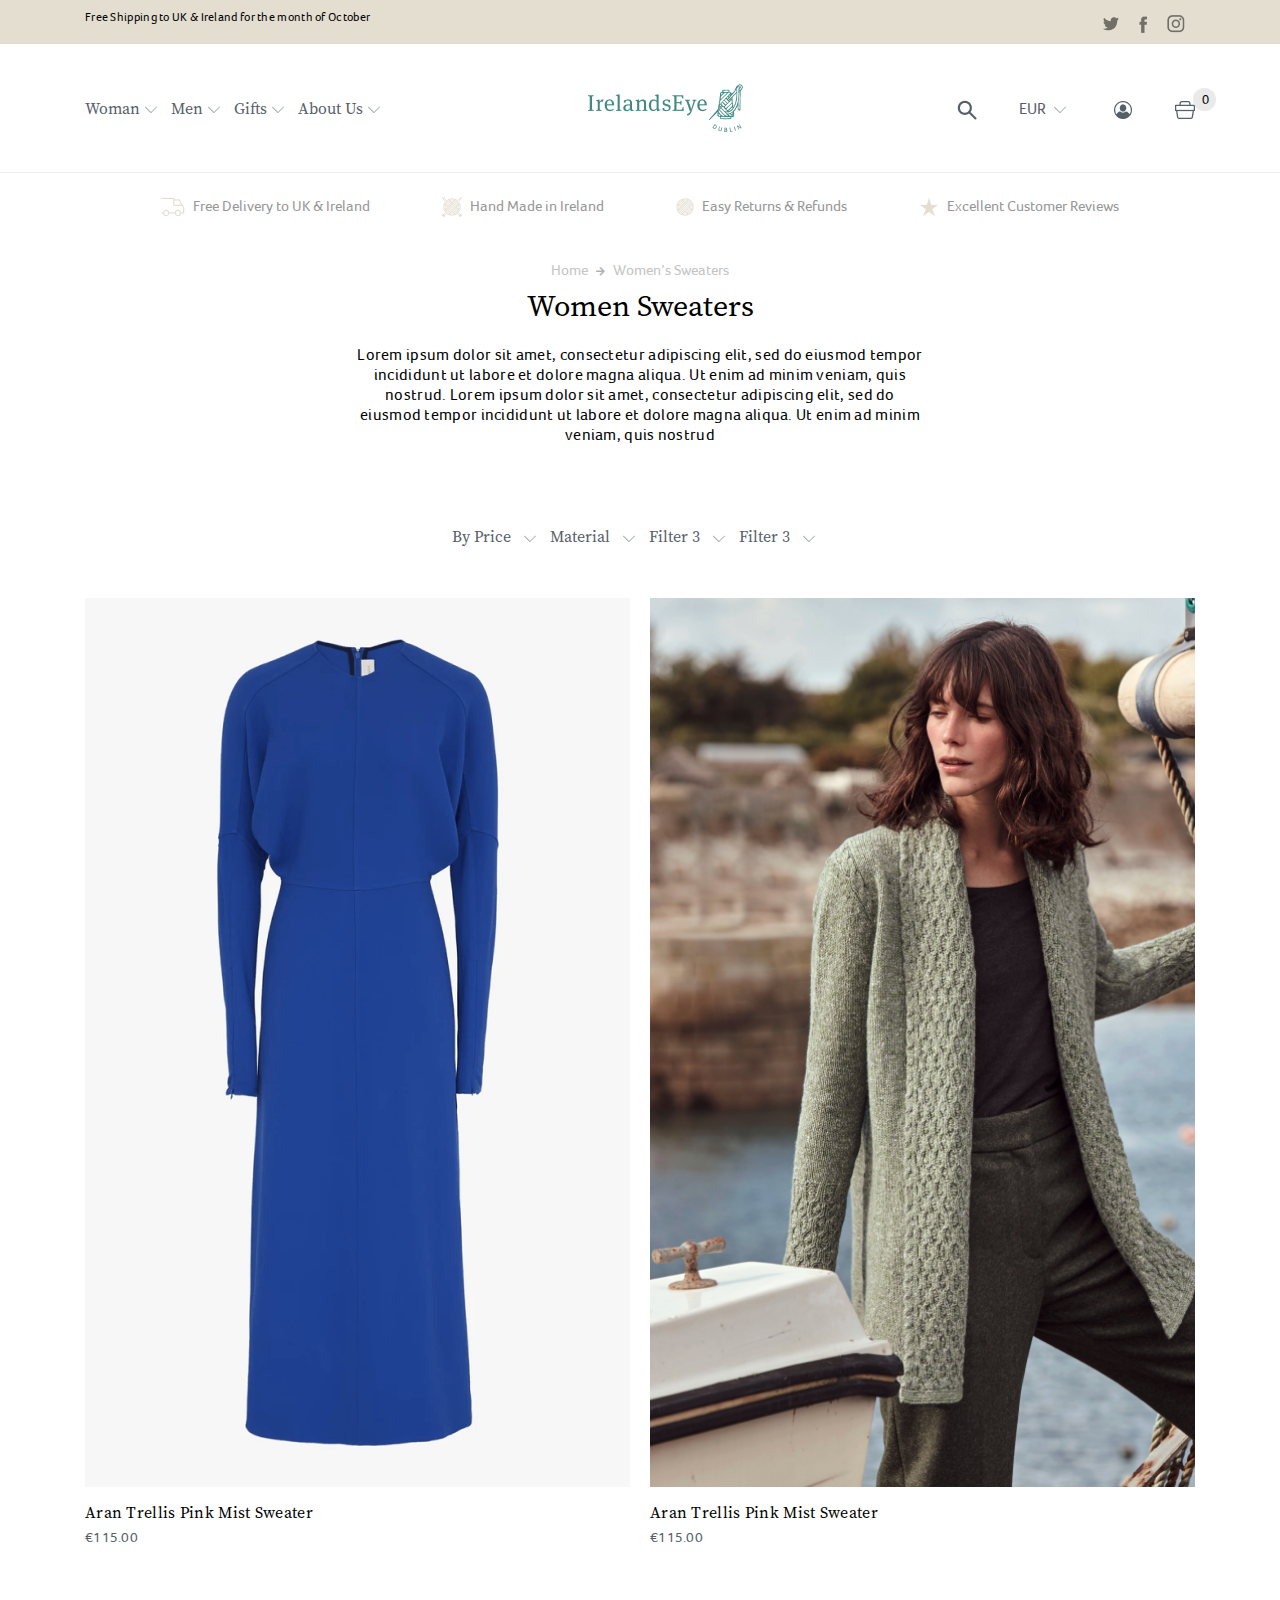
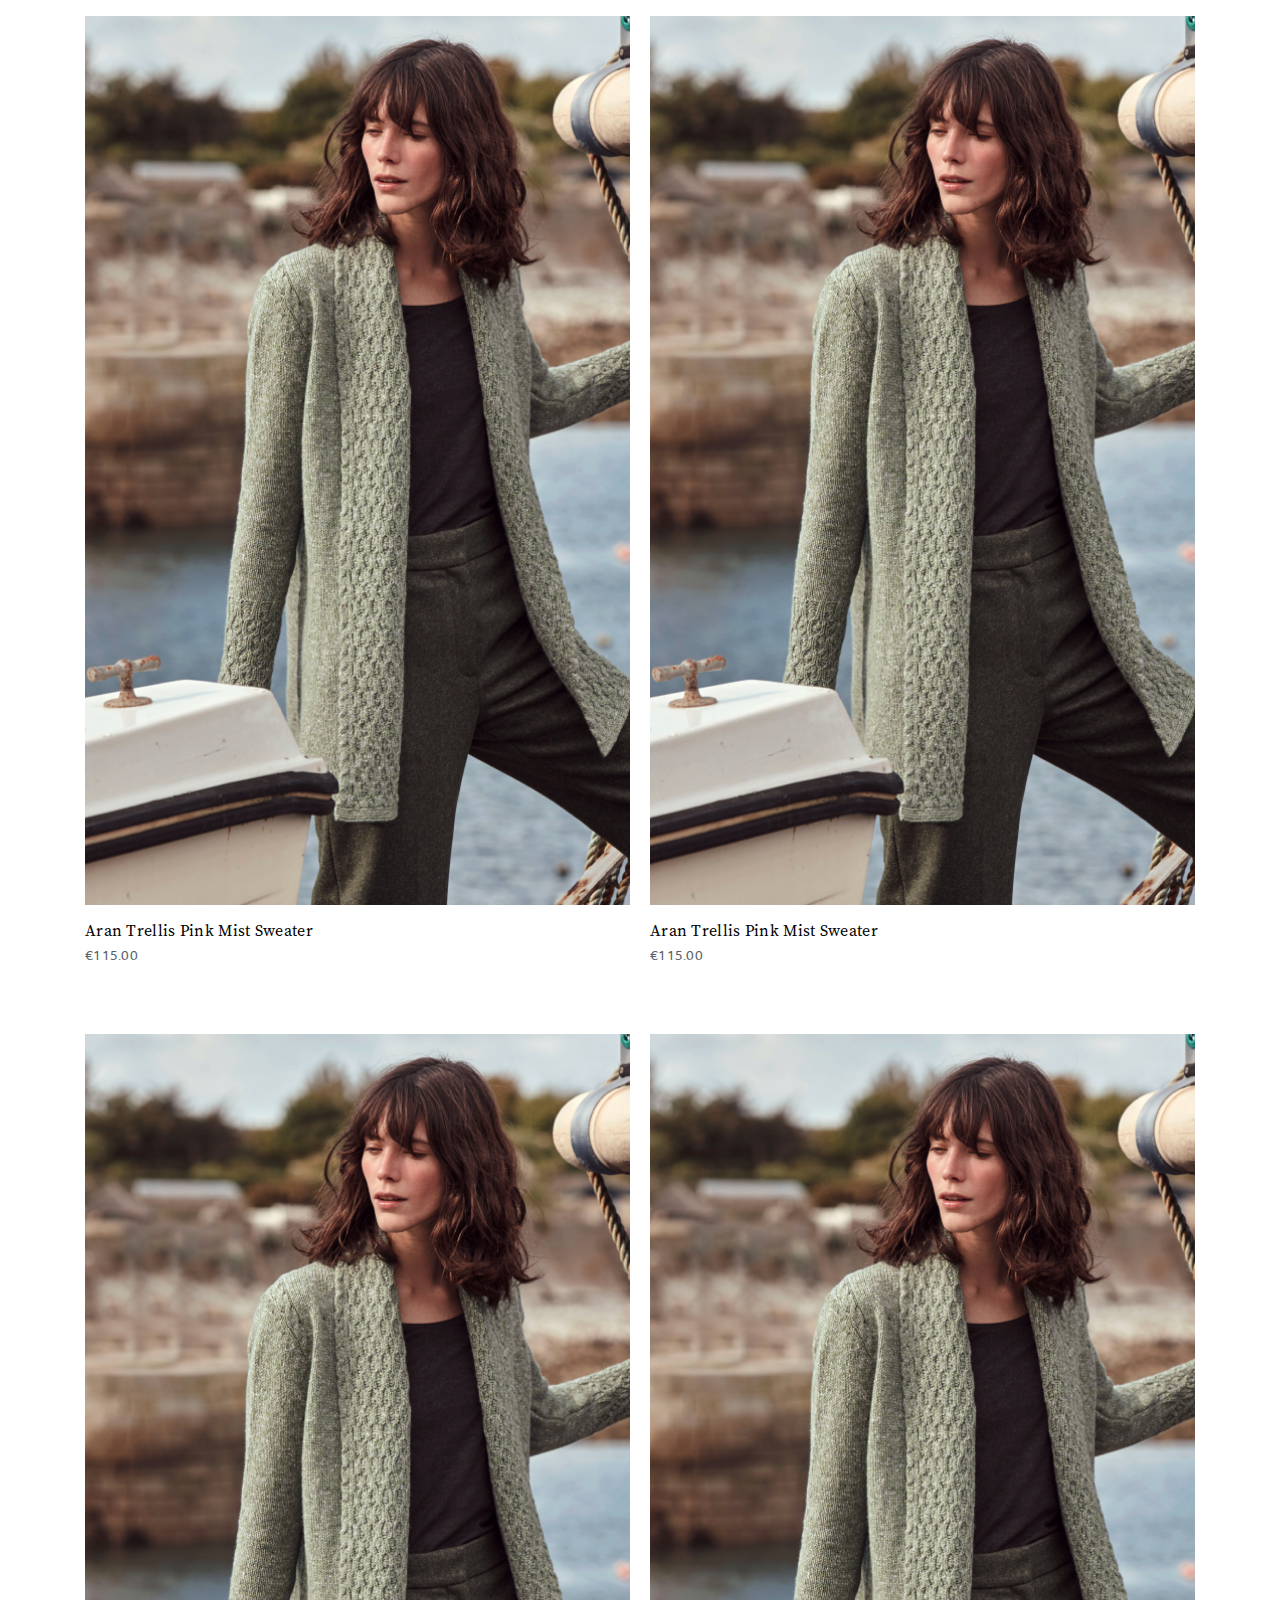
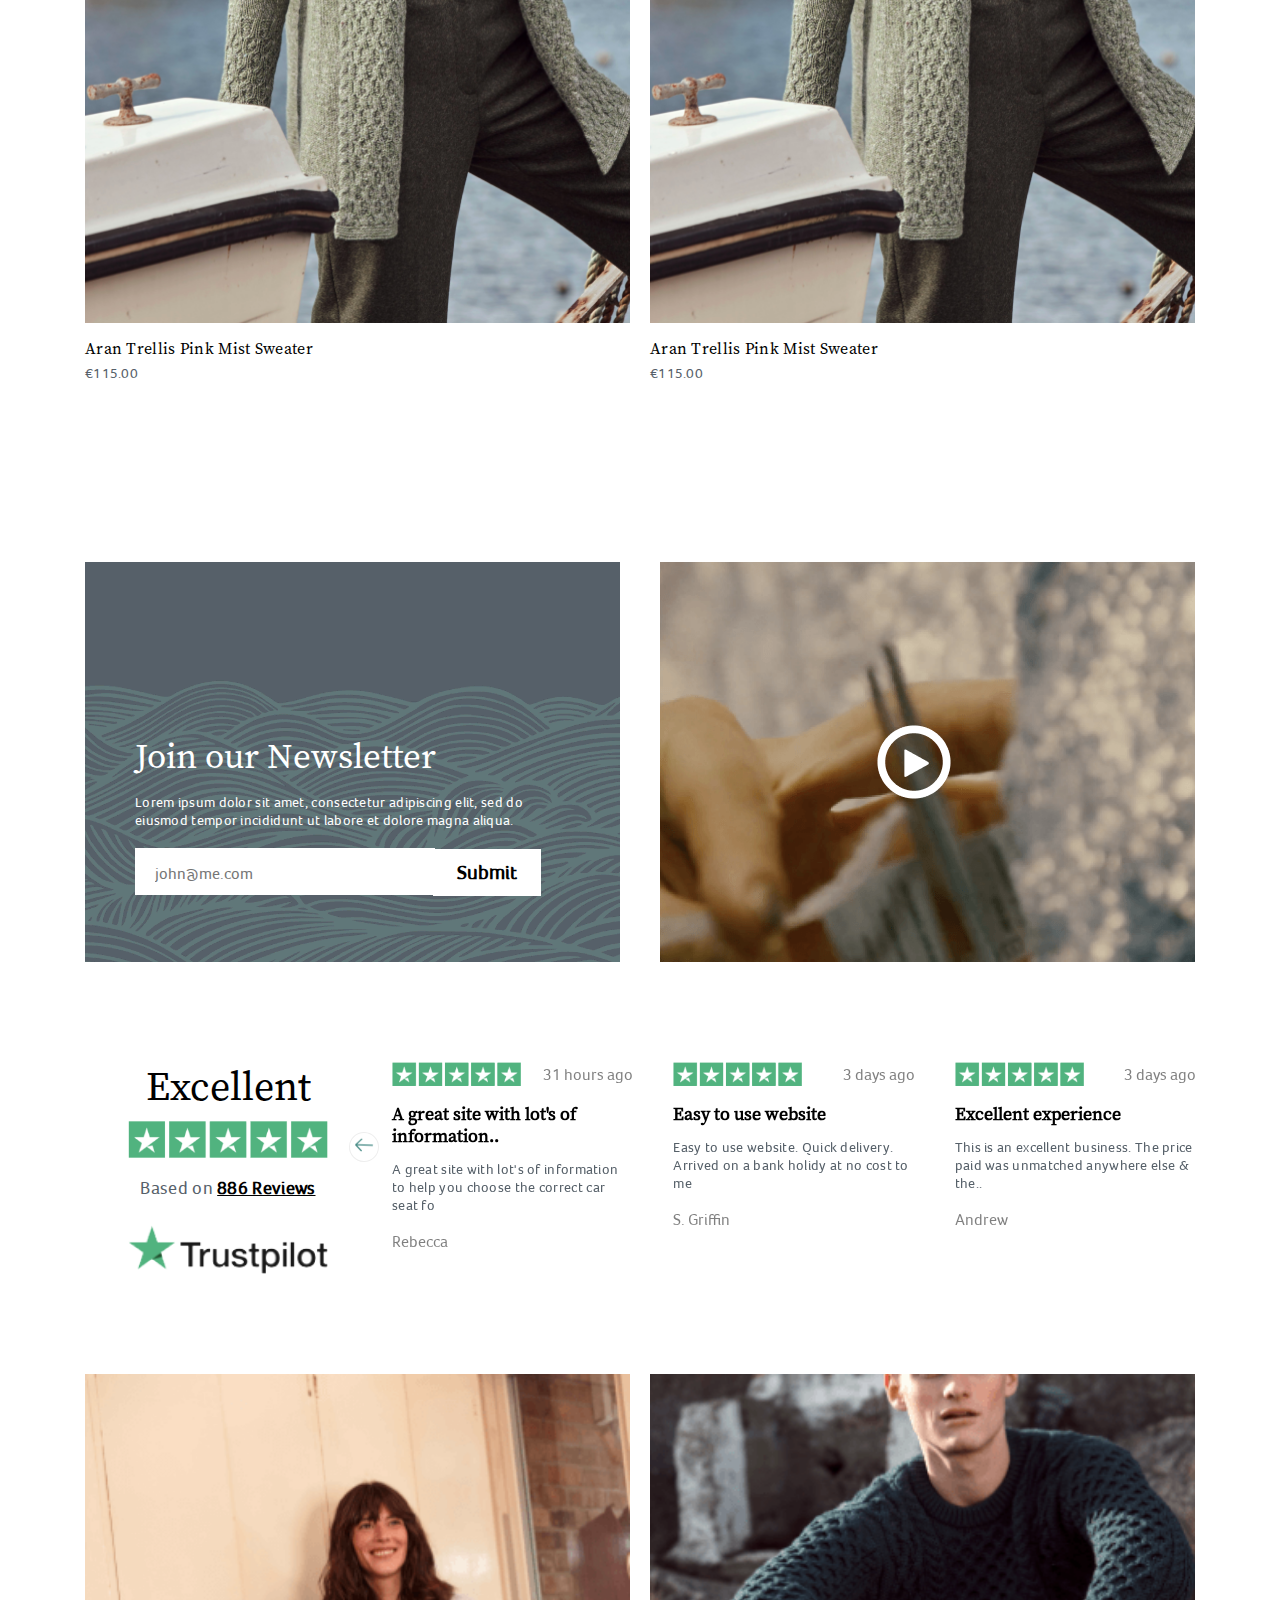
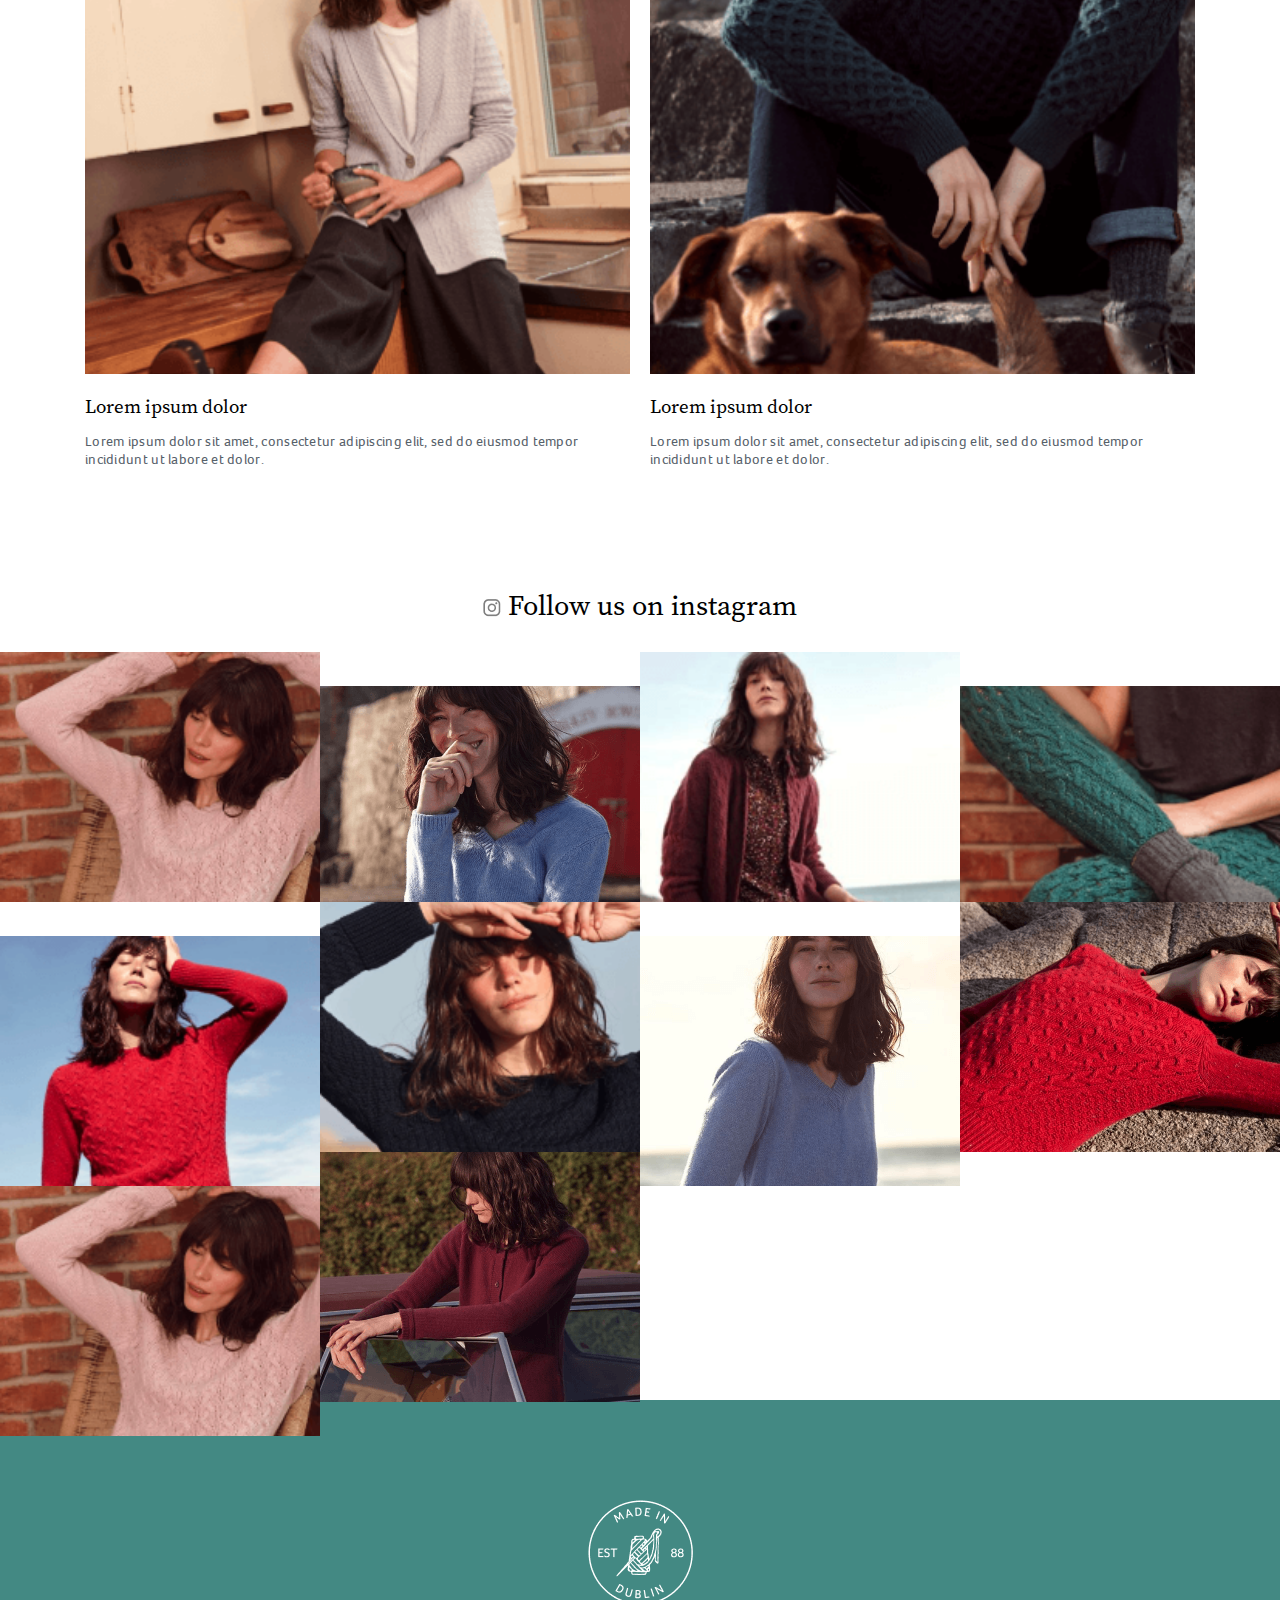
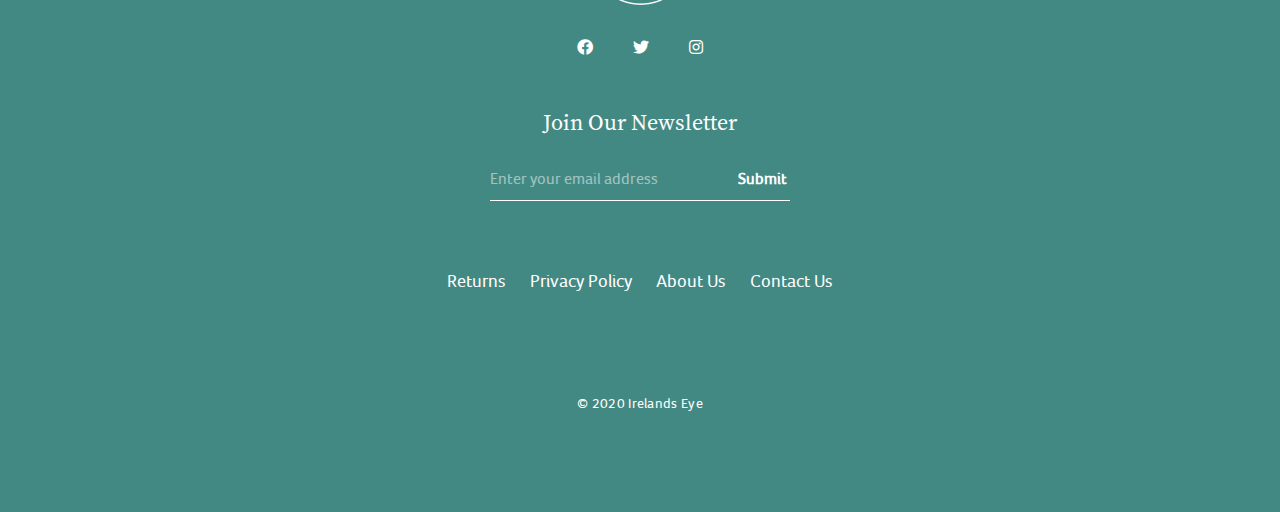
<file: plp-1.html>
<!DOCTYPE html>
<html lang="en">
<head>
      <meta charset="UTF-8">
      <meta name="viewport" content="width=device-width, initial-scale=1.0">
      <meta http-equiv="X-UA-Compatible" content="ie=edge">
      <title>Irelandseye :: Your Best Online Shop</title>
      <link rel="icon" type="image/png" href="assets/img/icon-meta.png">
      <!-- Fontawesome CSS File -->
      <link rel="stylesheet" type="text/css" href="vendors/css/all.css">
      <!-- Bottstrap CSS File -->
      <link rel="stylesheet" type="text/css" href="vendors/css/bootstrap.min.css">
      <!-- OwlCarousel CSS File -->
      <link rel="stylesheet" type="text/css" href="vendors/css/owl.carousel.min.css">
      <!-- Main Stylesheet File -->
      <link rel="stylesheet" type="text/css" href="assets/css/style.css">
</head>
  <body>

    <!-- start of header -->
    <main>
      <header>
        <div class="header-top">
          <div class="container">
            <div class="container-inner header-inner">
              <div class="header-top-left">
                <p>Free Shipping to UK & Ireland for the month of October</p>
              </div>
              <div class="header-right social-icon-header">
                <ul class="social-header-item">
                  <li><a target="_blank" href="#"><img src="assets/img/twitter.png" alt=""></a></li>
                  <li><a target="_blank" href="#"><img src="assets/img/facebook.png" alt=""></a></li>
                  <li><a target="_blank" href="#"><img src="assets/img/instagram.png" alt=""></a></li>
                </ul>
              </div>
            </div>
          </div>
        </div> <!--end of header top-->
        <div class="header-bottom">
          <div class="container">
            <div class="container-inner header-middle-inner">
              <div class="left-menu-area">
                <ul class="left-menu-item">
                  <li><a href="plp-1.html">Woman</a><img src="assets/img/arrow-down.png" alt=""></li>
                  <li><a href="product-listing.html">Men</a><img src="assets/img/arrow-down.png" alt=""></li>
                  <li><a href="plp-3.html">Gifts</a><img src="assets/img/arrow-down.png" alt=""></li>
                  <li><a href="plp-2.html">About Us</a><img src="assets/img/arrow-down.png" alt=""></li>
                </ul>
              </div>
              <div class="middle-logo-area">
                <a href="index.html"><img src="assets/img/logo.png" alt=""></a>
              </div>
              <div class="right-menu-item">
                <ul class="main-right-item">
                  <li><a class="search-tab-icon" href="javascript:void()"><img src="assets/img/search-icon.png" alt=""></a></li>
                  <li><a class="search-tab" href="javascript:void()">EUR <img src="assets/img/arrow-down.png" alt=""></a></li>
                  <li><a class="search-tab" href="javascript:void()"> <img src="assets/img/myaccount.png" alt=""></a></li>
                  <li><a class="shopping-cart" href="javascript:void()"> <img src="assets/img/bag.png" alt=""><span class="cart-item-count">0</span></a></li>
                </ul>
              </div>
            </div>
          </div>
        </div>
        <div class="header-bottom-last">
          <div class="container">
            <div class="container-inner heder-bottom-inner">
              <div class="bars"><img src="assets/img/bars.png" alt=""></i> <span class="ml-2">Navigation</span></div>
              <ul class="main-menu-bottom">
                <li><a href="#"><img src="assets/img/bus.png" alt="">Free Delivery to UK & Ireland</a></li>
                <li><a href="#"><img src="assets/img/ppp.png" alt="">Hand Made in Ireland</a></li>
                <li><a href="#"><img src="assets/img/ball.png" alt="">Easy Returns & Refunds</a></li>
                <li><a href="#"><img src="assets/img/star.png" alt="">Excellent Customer Reviews</a></li>
              </ul>
            </div>
          </div>
        </div>
      </header> <!--End of header-->
      <section class="favourite-area">
      	<div class="container">
          <div class="breadcrumb-area">
            <ul>
              <li><a href="index.html">Home</a></li>
              <li><i class="fa fa-arrow-right"></i></li>
              <li><a href="javascript:void(0)">Women’s Sweaters</a></li>
            </ul>
          </div>
      		<div class="section-title plp-group">
            <h2>Women Sweaters</h2>
            <p>Lorem ipsum dolor sit amet, consectetur adipiscing elit, sed do eiusmod tempor incididunt ut labore et dolore magna aliqua. Ut enim ad minim veniam, quis nostrud. Lorem ipsum dolor sit amet, consectetur adipiscing elit, sed do eiusmod tempor incididunt ut labore et dolore magna aliqua. Ut enim ad minim veniam, quis nostrud</p>  
          </div>
      	</div>
      </section>
      <!-- start of box featrued -->

      <section class="product-collection-women">
        <div class="container">
          <div class="product-collection-filter-menu text-center">
            <ul class="left-menu-item">
                  <li><a href="#" class="mr-2">By Price</a><img src="assets/img/arrow-down.png" alt=""></li>
                  <li><a href="#" class="mr-2">Material</a><img src="assets/img/arrow-down.png" alt=""></li>
                  <li><a href="#" class="mr-2">Filter 3</a><img src="assets/img/arrow-down.png" alt=""></li>
                  <li><a href="#" class="mr-2">Filter 3</a><img src="assets/img/arrow-down.png" alt=""></li>
                </ul>
          </div>
          <div class="product-collection-women-inner">
            <div class="product-collection-single-box">
              <div class="collection-bg collection-bg-2"></div>
              <div class="featrued-item-2-content">
                <h2>Aran Trellis Pink Mist Sweater</h2>
                <p class="price">€115.00</p>
              </div>
            </div>
            <div class="product-collection-single-box">
              <div class="collection-bg collection-bg-1"></div>
              <div class="featrued-item-2-content">
                <h2>Aran Trellis Pink Mist Sweater</h2>
                <p class="price">€115.00</p>
              </div>
            </div>
            <div class="product-collection-single-box">
              <div class="collection-bg collection-bg-1"></div>
              <div class="featrued-item-2-content">
                <h2>Aran Trellis Pink Mist Sweater</h2>
                <p class="price">€115.00</p>
              </div>
            </div>
            <div class="product-collection-single-box">
              <div class="collection-bg collection-bg-1"></div>
              <div class="featrued-item-2-content">
                <h2>Aran Trellis Pink Mist Sweater</h2>
                <p class="price">€115.00</p>
              </div>
            </div>
            <div class="product-collection-single-box">
              <div class="collection-bg collection-bg-1"></div>
              <div class="featrued-item-2-content">
                <h2>Aran Trellis Pink Mist Sweater</h2>
                <p class="price">€115.00</p>
              </div>
            </div>
            <div class="product-collection-single-box">
              <div class="collection-bg collection-bg-1"></div>
              <div class="featrued-item-2-content">
                <h2>Aran Trellis Pink Mist Sweater</h2>
                <p class="price">€115.00</p>
              </div>
            </div>
          </div>
        </div>
      </section>


       <section class="fullwidth-img-area">
        <div class="container">
          <div class="callto-action-area">
            <div class="left-callto left-callto-bg">
              <div class="callto-left-main-content">
                <h3>Join our Newsletter</h3>
                <p>Lorem ipsum dolor sit amet, consectetur adipiscing elit, sed do eiusmod tempor incididunt ut labore et dolore magna aliqua.</p>
                <form action="">
                  <div class="form-group">
                    <input type="email" placeholder="john@me.com">
                    <input type="submit" value="Submit" class="btns submit-btn">
                  </div>
                </form>
              </div>
            </div>
            <div class="right-callto-area callto-video-featured-bg">
              <a href="" class="btns play-btn">
                <img src="assets/img/play-btn.png" alt="">
              </a>
            </div>
          </div>
        </div>
      </section> <!---end of callto-area-section-->
      <section class="reviews-carousel-area">
      	<div class="container">
      		<div class="reviews-carousel-inner">
      			<div class="reviews-carousel-left">
      				<h1>Excellent</h1>
      				<img src="assets/img/bigger-star.png" alt="">
      				<p class="based-on">Based on <strong><u>886 Reviews</u></strong></p>
      				<img src="assets/img/trust-pilot.png" class="pilot-logo" alt="">
      			</div>
      			<div class="reviews-carousel-right owl-carousel review-right-carousel-main">
      				<div class="single-review-carousel-item">
      					<div class="review-star">
      						<img src="assets/img/star-group.png" alt="">
      						<div class="posted-date">31 hours ago</div>
      					</div>
      					<div class="main-conent-review">
      						<h3>A great site with lot's of information..</h3>
      						<p>A great site with lot's of information to help you choose the correct car seat fo</p>
      						<span class="autohor-meta-review">Rebecca</span>
      					</div>
      				</div>
      				<div class="single-review-carousel-item">
      					<div class="review-star">
      						<img src="assets/img/star-group.png" alt="">
      						<div class="posted-date">3 days ago</div>
      					</div> 
      					<div class="main-conent-review">
      						<h3>Easy to use website</h3>
      						<p>Easy to use website. Quick delivery. Arrived on a bank holidy at no cost to me</p>
      						<span class="autohor-meta-review">S. Griffin</span>
      					</div>
      				</div>
      				<div class="single-review-carousel-item">
      					<div class="review-star">
      						<img src="assets/img/star-group.png" alt="">
      						<div class="posted-date">3 days ago</div>
      					</div>
      					<div class="main-conent-review">
      						<h3>Excellent experience</h3>
      						<p>This is an excellent business. The price paid was unmatched anywhere else & the..</p>
      						<span class="autohor-meta-review">Andrew</span>
      					</div>
      				</div>

      			</div>
      		</div>
      	</div>
      </section> <!--end of reviews carousel-->
      <section class="featured-blog-area">
      	<div class="container">
      		<div class="featured-blog-inner">
      			<div class="left-featured-blog">
      				<div class="featured-bg-blog blog-bg-1"></div>
      				<div class="featured-blog-content">
      					<h3>Lorem ipsum dolor</h3>
      					<p>Lorem ipsum dolor sit amet, consectetur adipiscing elit, sed do eiusmod tempor incididunt ut labore et dolor.</p>
      				</div>
      			</div>
      			<div class="right-featured-blog">
      				<div class="featured-bg-blog blog-bg-2"></div>
      				<div class="featured-blog-content">
      					<h3>Lorem ipsum dolor</h3>
      					<p>Lorem ipsum dolor sit amet, consectetur adipiscing elit, sed do eiusmod tempor incididunt ut labore et dolor.</p>
      				</div>
      			</div>
      		</div>
      	</div>
      </section> <!--End of featured-blog-area-->
      <section class="follow-instagram-section">
      		<div class="sectiono-title">
      			<h3><img src="assets/img/instagram.png" alt=""> Follow us on instagram</h3>
      		</div>
      		<div class="follow-instagram-main-inner">
      			<div class="single-ireland-item diff insta-bg-1"></div>
      			<div class="single-ireland-item same-2 insta-bg-2"></div>
      			<div class="single-ireland-item same-2-2 insta-bg-3"></div>
      			<div class="single-ireland-item same-2 insta-bg-4"></div>
      			<div class="single-ireland-item same-2-2 insta-bg-5"></div>
      			<div class="single-ireland-item same insta-bg-6 minus-top"></div>
      			<div class="single-ireland-item same insta-bg-7"></div>
      			<div class="single-ireland-item same insta-bg-8 minus-top"></div>
      			<div class="single-ireland-item same insta-bg-9 "></div>
      			<div class="single-ireland-item same insta-bg-10 minus-top"></div>
      	</div>
      </section><!--End of insta area-->
      <footer class="footer-area">
      	<div class="container">
      		<div class="footer-inner">
      			<div class="footer-logo-area">
      				<a href="index.html">
      					<img src="assets/img/footer-logo.png" alt="">
      				</a>
      			</div>
      			<div class="footer-social">
      				<ul class="social-menu-item">
      					<li><a href=""><i class="fab fa-facebook"></i></a></li>
      					<li><a href=""><i class="fab fa-twitter"></i></a></li>
      					<li><a href=""><i class="fab fa-instagram"></i></a></li>
      				</ul>
      			</div>
      			<div class="footer-newsletter-area">
      				<h3>Join Our Newsletter</h3>
      				<form action="">
      					<div class="form-group">
      						<input type="email" placeholder="Enter your email address">
      						<button type="submit" value="Submit" class="footer-subscribe-btn">Submit</button>
      					</div>
      				</form>
      			</div>
      			<ul class="footer-main-menu-item">
      				<li><a href="#">Returns</a></li>
      				<li><a href="#">Privacy Policy </a></li>
      				<li><a href="#">About Us</a></li>
      				<li><a href="#">Contact Us</a></li>
      			</ul>
      			<div class="footer-bottom-meta-desc">
      				<p>© 2020 Irelands Eye</p>
      			</div>
      		</div>
      	</div>
      </footer>
    </main>


  <!-- Jqurey Min File -->
  <script type="text/javascript" src="assets/js/jquery.min.js"></script>
  <!-- Javascript Vendors File -->
   <script type="text/javascript" src="vendors/js/bootstrap.min.js"></script>
   <script type="text/javascript" src="vendors/js/owl.carousel.min.js"></script>
   <!-- Javascript Main File -->
   <script type="text/javascript" src="assets/js/main.js"></script>
  </body>
</html>
</file>
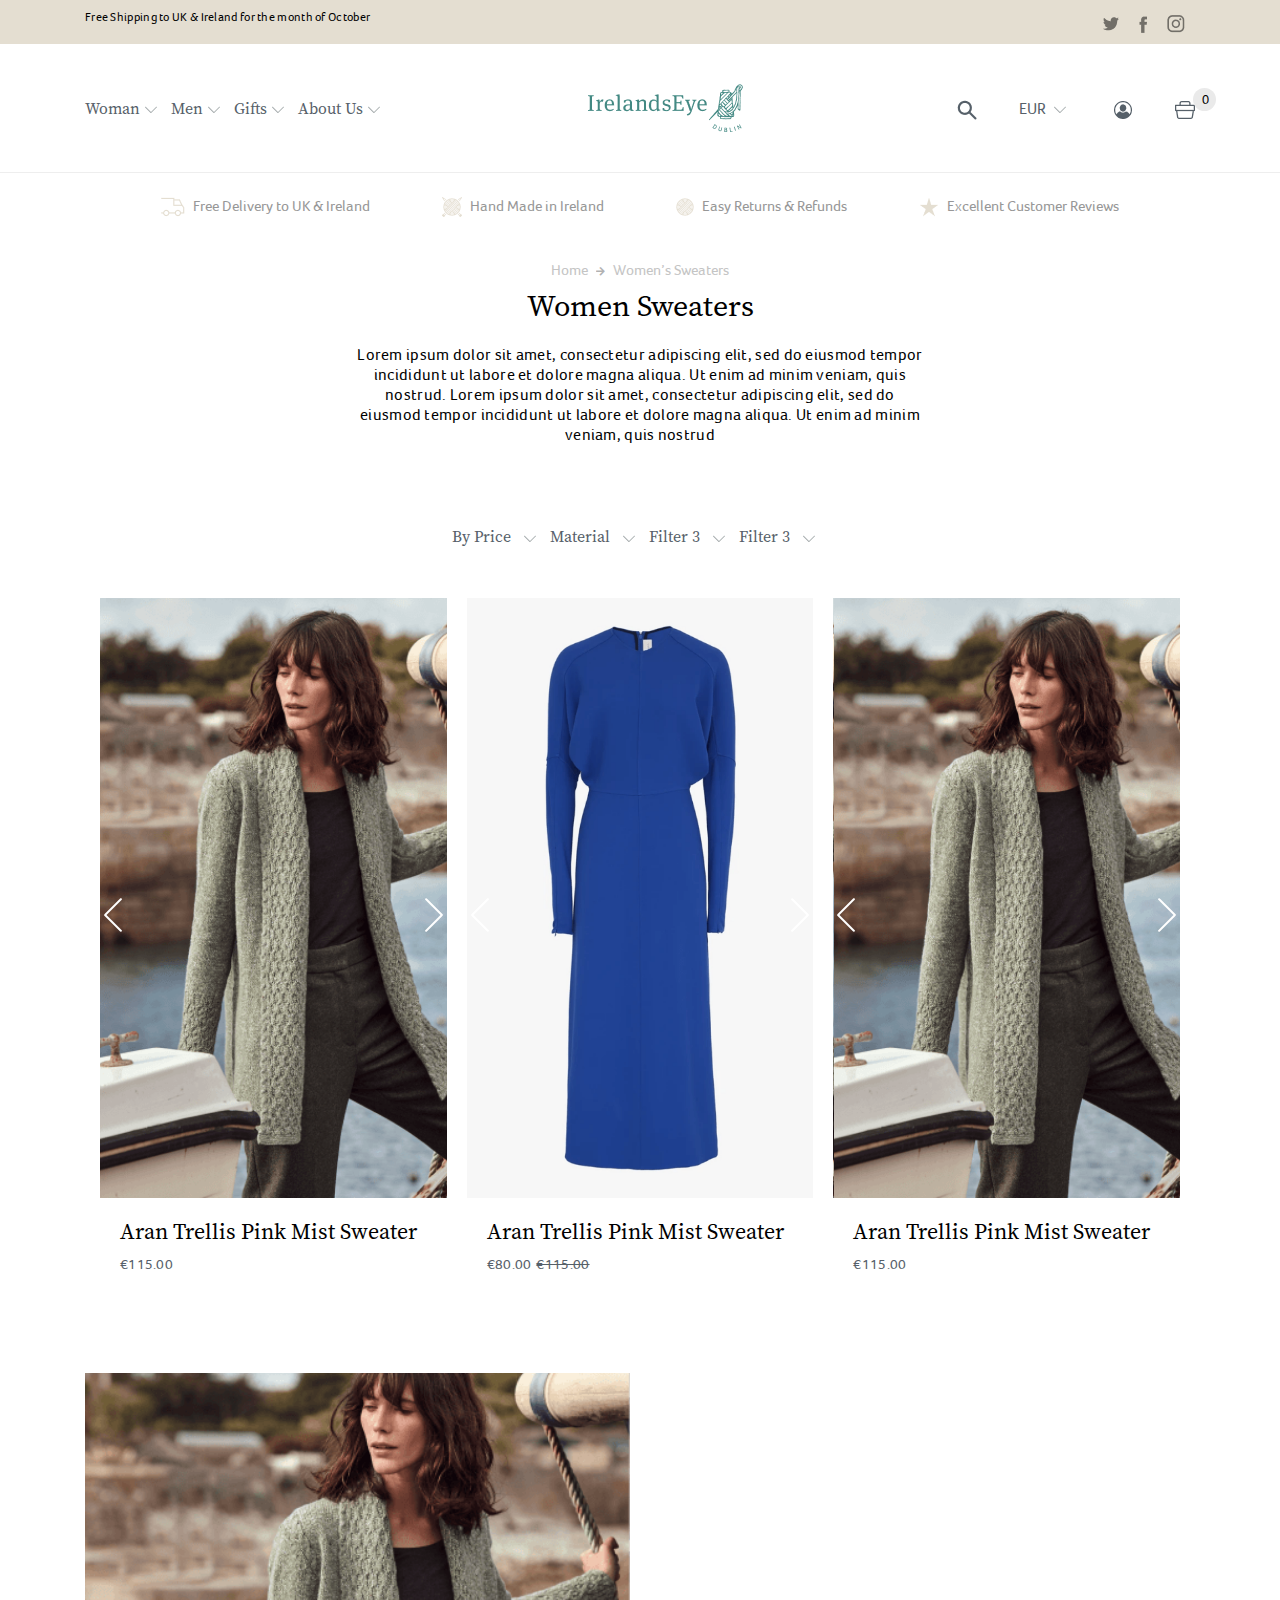
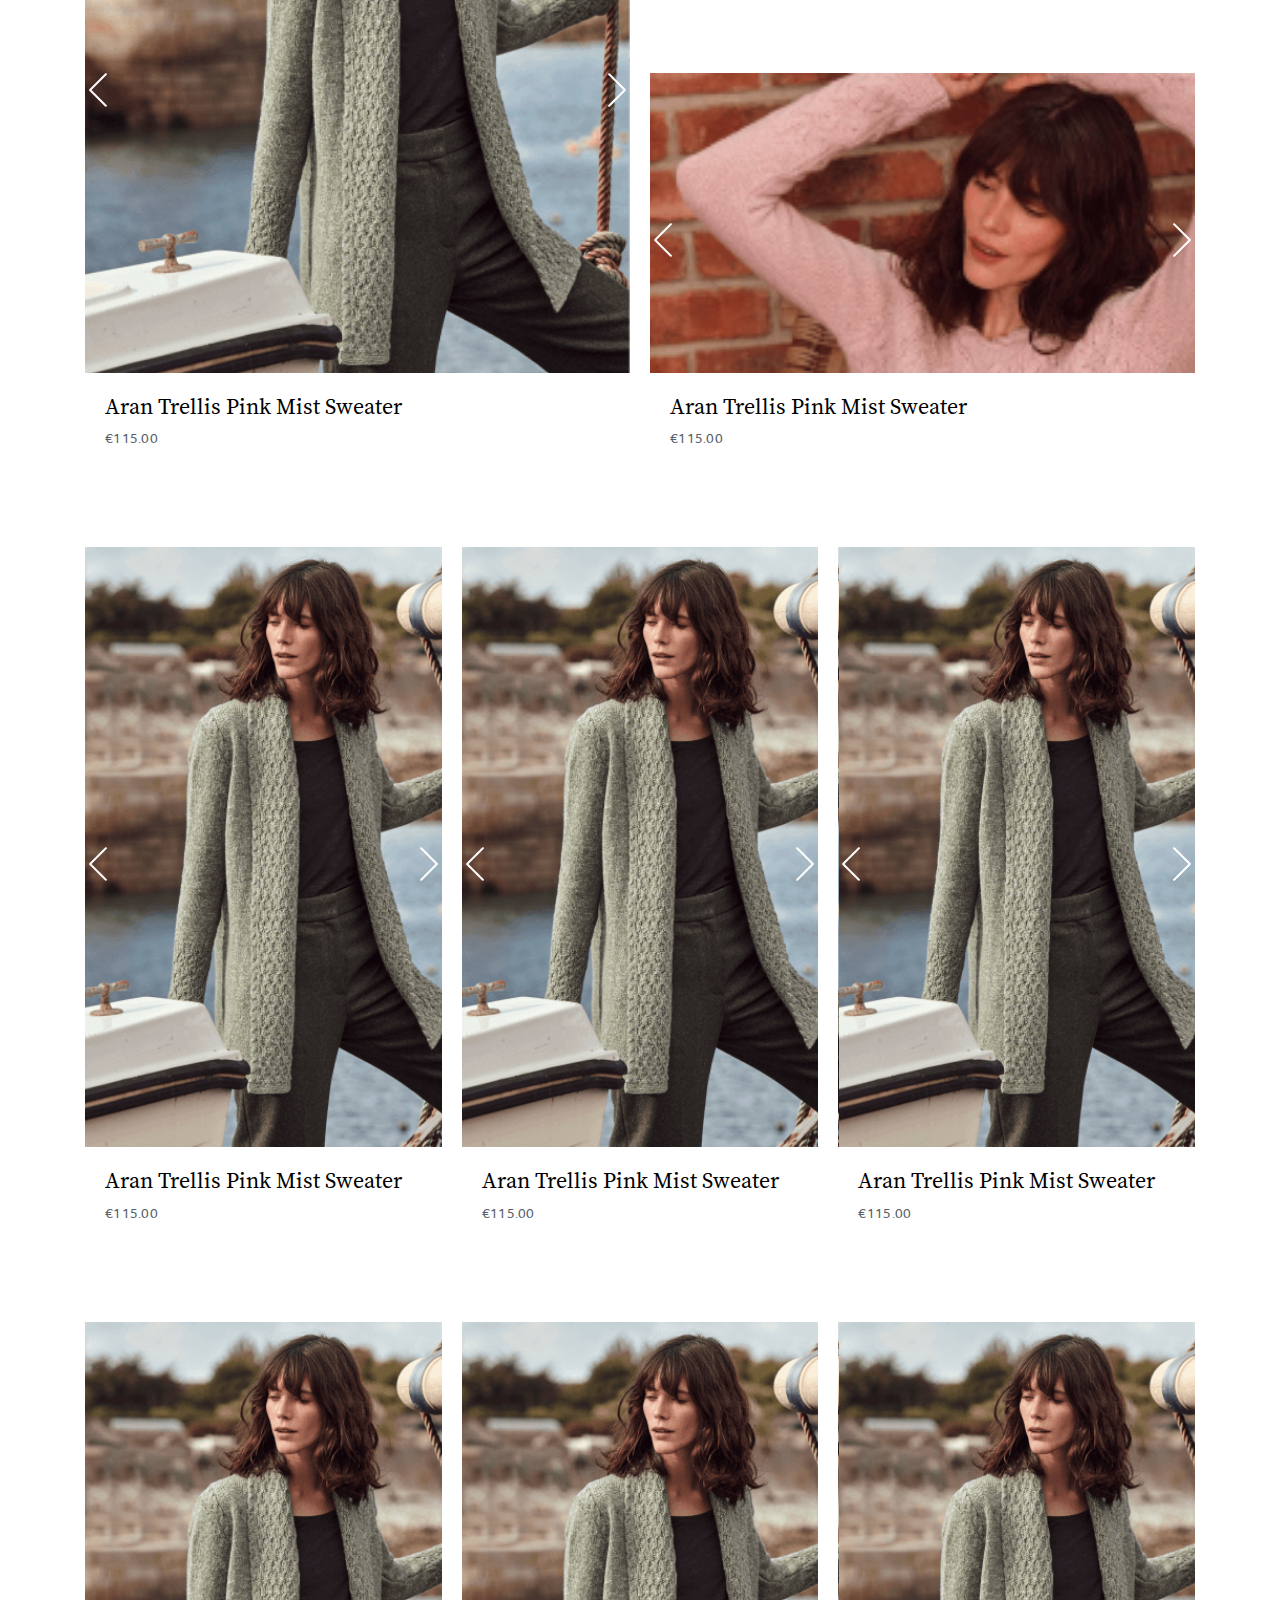
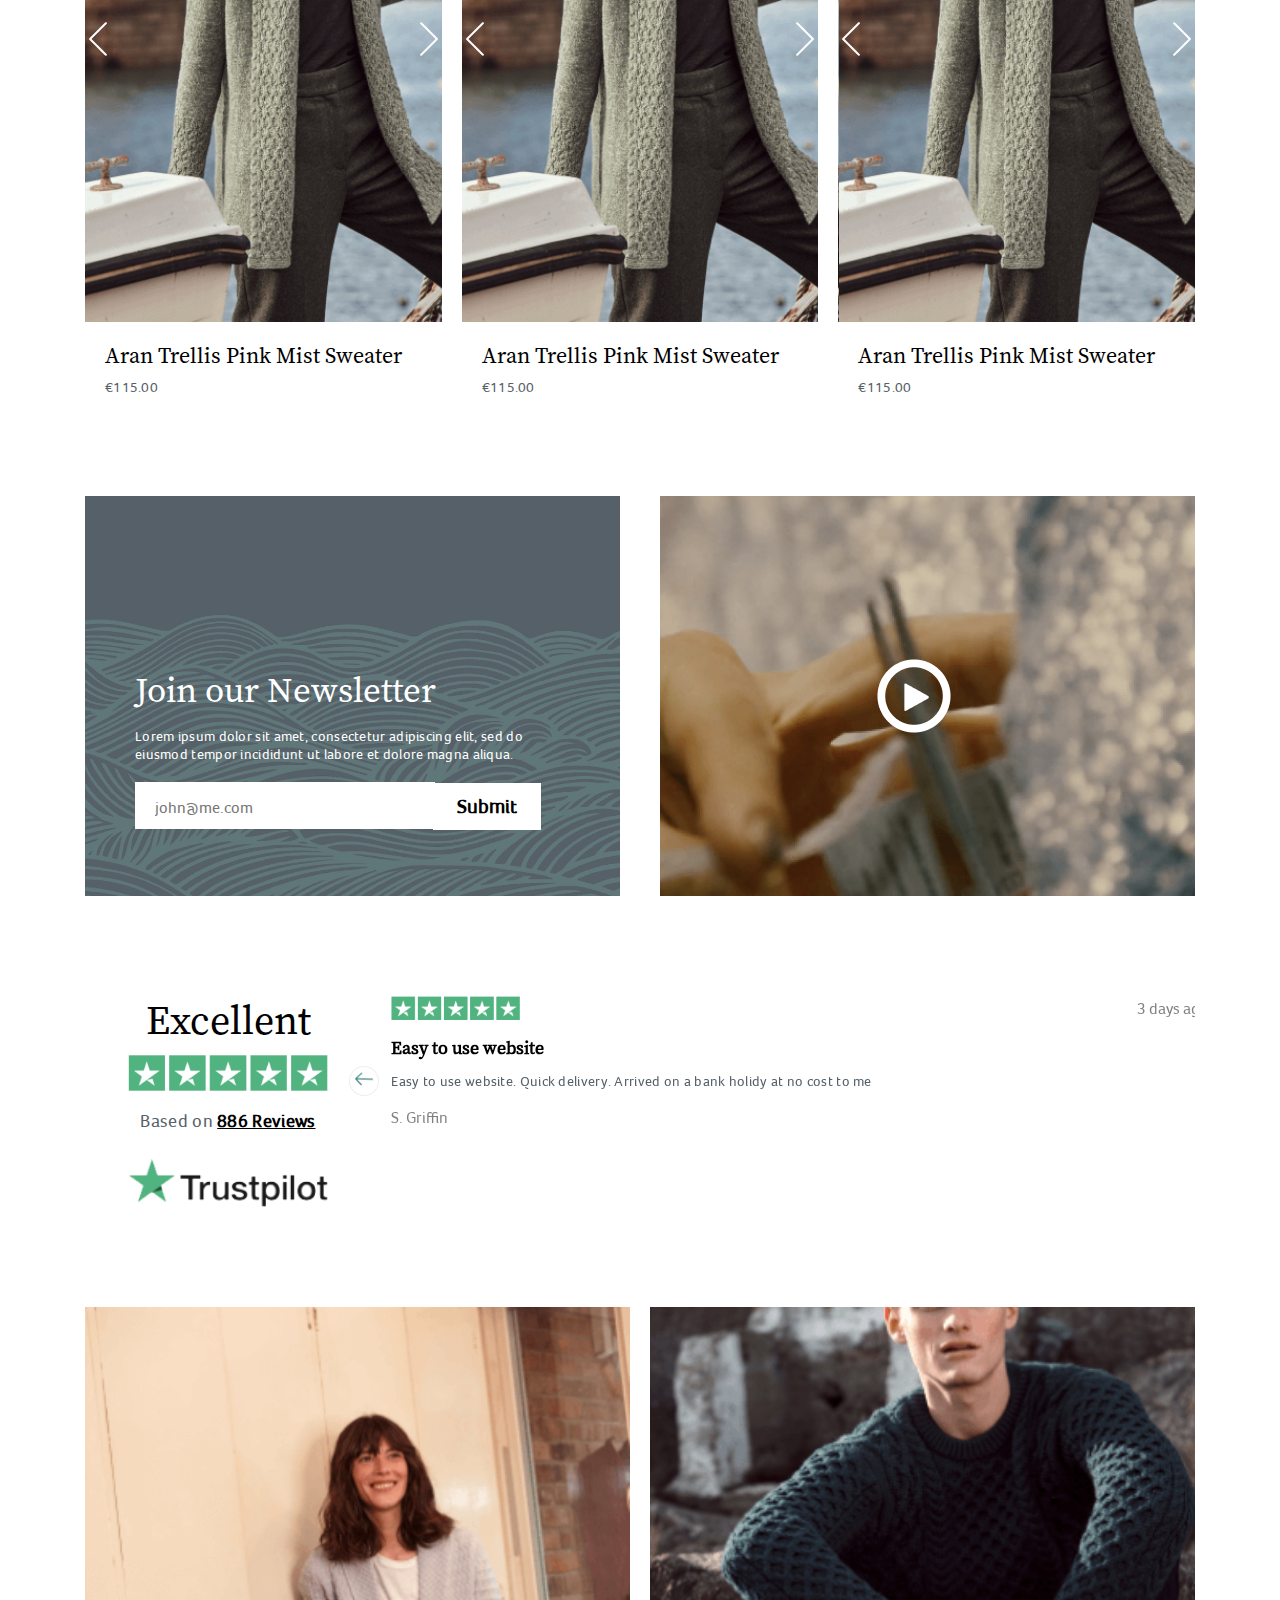
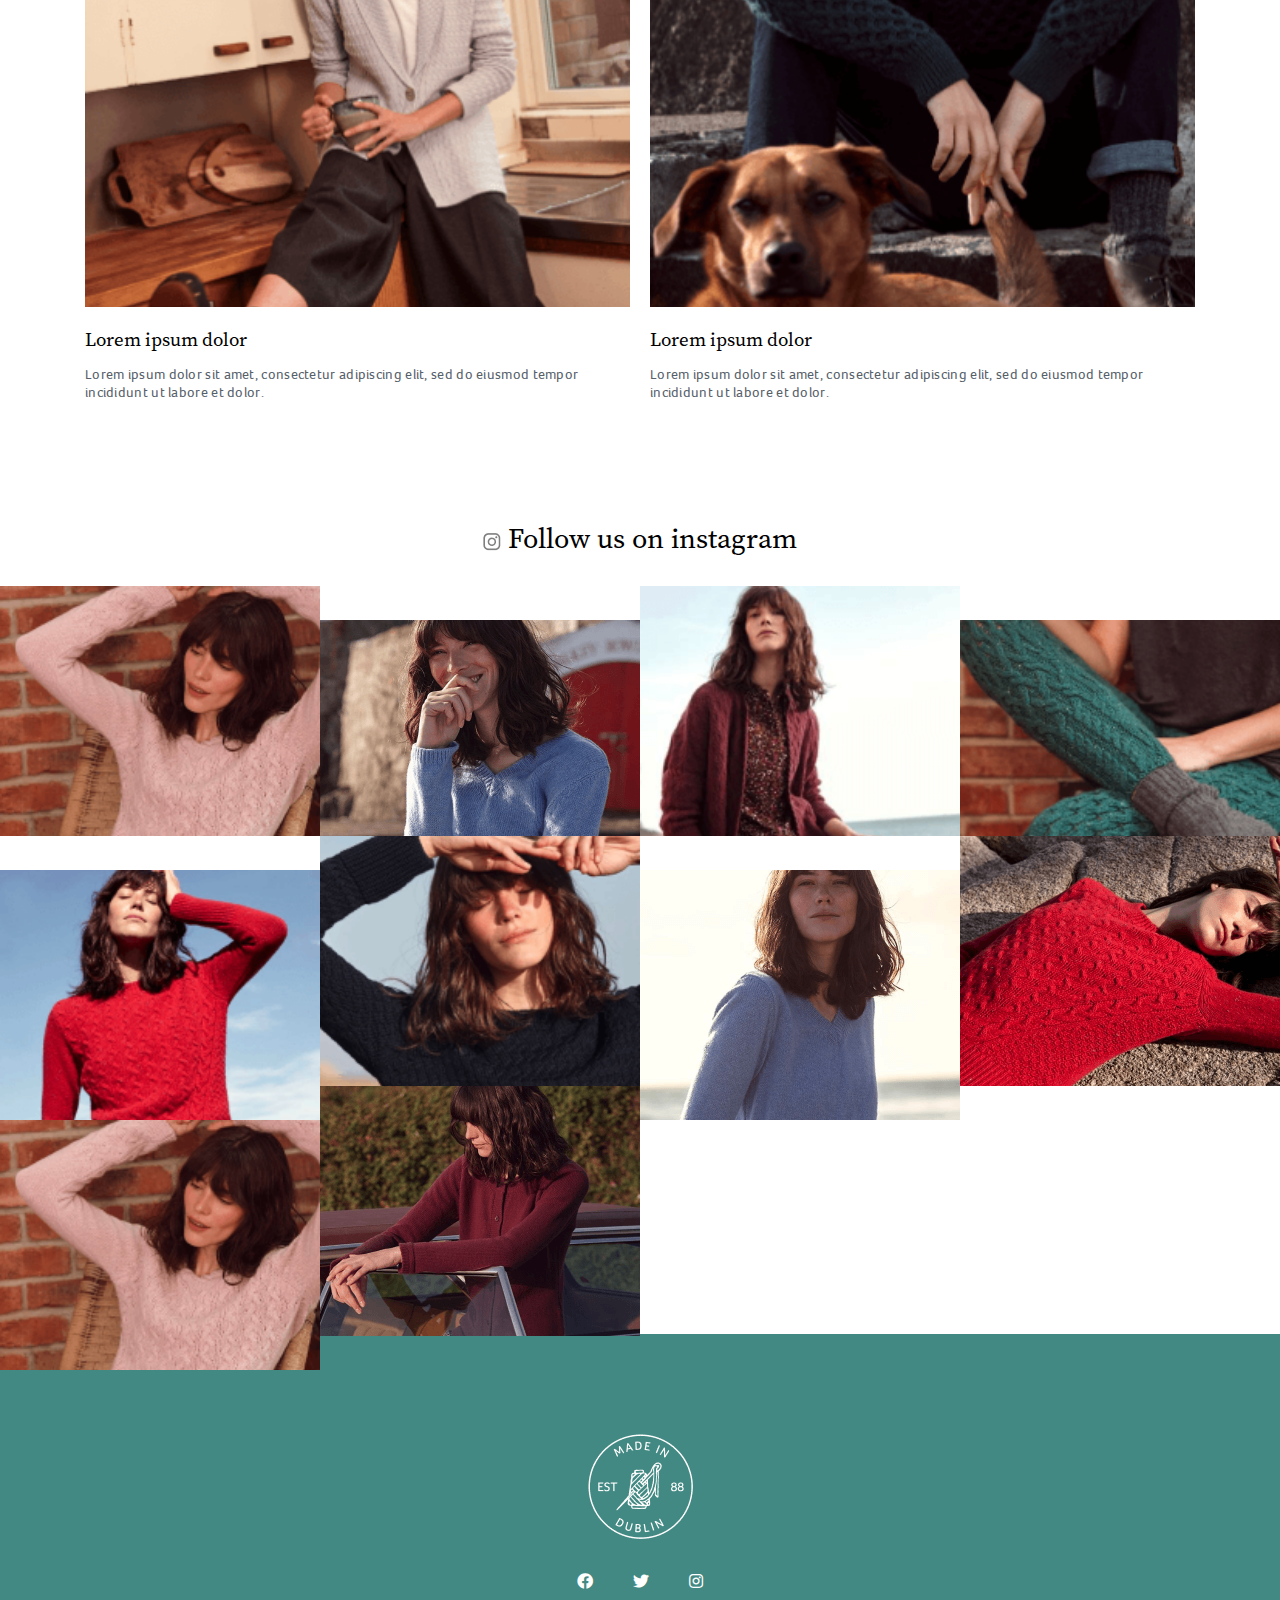
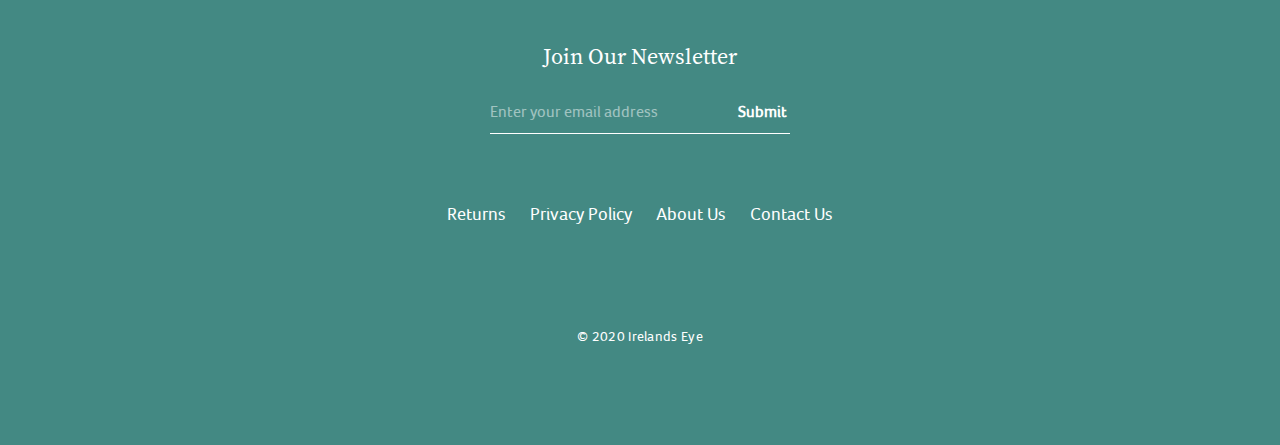
<file: plp-2.html>
<!DOCTYPE html>
<html lang="en">
<head>
      <meta charset="UTF-8">
      <meta name="viewport" content="width=device-width, initial-scale=1.0">
      <meta http-equiv="X-UA-Compatible" content="ie=edge">
      <title>Irelandseye :: Your Best Online Shop</title>
      <link rel="icon" type="image/png" href="assets/img/icon-meta.png">
      <!-- Fontawesome CSS File -->
      <link rel="stylesheet" type="text/css" href="vendors/css/all.css">
      <!-- Bottstrap CSS File -->
      <link rel="stylesheet" type="text/css" href="vendors/css/bootstrap.min.css">
      <!-- OwlCarousel CSS File -->
      <link rel="stylesheet" type="text/css" href="vendors/css/owl.carousel.min.css">
      <!-- Main Stylesheet File -->
      <link rel="stylesheet" type="text/css" href="assets/css/style.css">
</head>
  <body>

    <!-- start of header -->
    <main>
      <header>
        <div class="header-top">
          <div class="container">
            <div class="container-inner header-inner">
              <div class="header-top-left">
                <p>Free Shipping to UK & Ireland for the month of October</p>
              </div>
              <div class="header-right social-icon-header">
                <ul class="social-header-item">
                  <li><a target="_blank" href="#"><img src="assets/img/twitter.png" alt=""></a></li>
                  <li><a target="_blank" href="#"><img src="assets/img/facebook.png" alt=""></a></li>
                  <li><a target="_blank" href="#"><img src="assets/img/instagram.png" alt=""></a></li>
                </ul>
              </div>
            </div>
          </div>
        </div> <!--end of header top-->
        <div class="header-bottom">
          <div class="container">
            <div class="container-inner header-middle-inner">
              <div class="left-menu-area">
                <ul class="left-menu-item">
                  <li><a href="plp-1.html">Woman</a><img src="assets/img/arrow-down.png" alt=""></li>
                  <li><a href="product-listing.html">Men</a><img src="assets/img/arrow-down.png" alt=""></li>
                  <li><a href="plp-3.html">Gifts</a><img src="assets/img/arrow-down.png" alt=""></li>
                  <li><a href="plp-2.html">About Us</a><img src="assets/img/arrow-down.png" alt=""></li>
                </ul>
              </div>
              <div class="middle-logo-area">
                <a href="index.html"><img src="assets/img/logo.png" alt=""></a>
              </div>
              <div class="right-menu-item">
                <ul class="main-right-item">
                  <li><a class="search-tab-icon" href="javascript:void()"><img src="assets/img/search-icon.png" alt=""></a></li>
                  <li><a class="search-tab" href="javascript:void()">EUR <img src="assets/img/arrow-down.png" alt=""></a></li>
                  <li><a class="search-tab" href="javascript:void()"> <img src="assets/img/myaccount.png" alt=""></a></li>
                  <li><a class="shopping-cart" href="javascript:void()"> <img src="assets/img/bag.png" alt=""><span class="cart-item-count">0</span></a></li>
                </ul>
              </div>
            </div>
          </div>
        </div>
        <div class="header-bottom-last">
          <div class="container">
            <div class="container-inner heder-bottom-inner">
              <div class="bars"><img src="assets/img/bars.png" alt=""></i> <span class="ml-2">Navigation</span></div>
              <ul class="main-menu-bottom">
                <li><a href="#"><img src="assets/img/bus.png" alt="">Free Delivery to UK & Ireland</a></li>
                <li><a href="#"><img src="assets/img/ppp.png" alt="">Hand Made in Ireland</a></li>
                <li><a href="#"><img src="assets/img/ball.png" alt="">Easy Returns & Refunds</a></li>
                <li><a href="#"><img src="assets/img/star.png" alt="">Excellent Customer Reviews</a></li>
              </ul>
            </div>
          </div>
        </div>
      </header> <!--End of header-->
      <section class="favourite-area">
      	<div class="container">
          <div class="breadcrumb-area">
            <ul>
              <li><a href="index.html">Home</a></li>
              <li><i class="fa fa-arrow-right"></i></li>
              <li><a href="javascript:void(0)">Women’s Sweaters</a></li>
            </ul>
          </div>
      		<div class="section-title plp-group">
            <h2>Women Sweaters</h2>
            <p>Lorem ipsum dolor sit amet, consectetur adipiscing elit, sed do eiusmod tempor incididunt ut labore et dolore magna aliqua. Ut enim ad minim veniam, quis nostrud. Lorem ipsum dolor sit amet, consectetur adipiscing elit, sed do eiusmod tempor incididunt ut labore et dolore magna aliqua. Ut enim ad minim veniam, quis nostrud</p>  
          </div>
      	</div>
      </section>
      <!-- start of box featrued -->

      <section class="product-collection-women">
        <div class="container">
          <div class="product-collection-filter-menu plp-2-title">
            <ul class="left-menu-item">
                  <li><a href="#" class="mr-2">By Price</a><img src="assets/img/arrow-down.png" alt=""></li>
                  <li><a href="#" class="mr-2">Material</a><img src="assets/img/arrow-down.png" alt=""></li>
                  <li><a href="#" class="mr-2">Filter 3</a><img src="assets/img/arrow-down.png" alt=""></li>
                  <li><a href="#" class="mr-2">Filter 3</a><img src="assets/img/arrow-down.png" alt=""></li>
                </ul>
          </div>
      <div class="show-case-carousel-area plp-3-carousel">
        <div class="container">
          <div class="show-case-carousel-inner">
            <div class="single-show-box-item">
              <div class="single-product-showcase-item showcase-carousel-1 owl-carousel">
                <div class="show-case-carousel-img carousel-img-1"></div>
                <div class="show-case-carousel-img carousel-img-2"></div>
                <div class="show-case-carousel-img carousel-img-3"></div>
             </div>
             <div class="bottom-content-showcase">
               <h3>Aran Trellis Pink Mist Sweater</h3>
               <p>€115.00</p>
             </div>
            </div>
            <div class="single-show-box-item">
              <div class="single-product-showcase-item showcase-carousel-2 owl-carousel">
                <div class="show-case-carousel-img carousel-img-01"></div>
                <div class="show-case-carousel-img carousel-img-01"></div>
                <div class="show-case-carousel-img carousel-img-01"></div>
             </div>
             <div class="bottom-content-showcase">
               <h3>Aran Trellis Pink Mist Sweater</h3>
               <p>€80.00<s style="margin-left: 5px;">€115.00</s></p>
             </div>
            </div>
            <div class="single-show-box-item">
              <div class="single-product-showcase-item showcase-carousel-3 owl-carousel">
                <div class="show-case-carousel-img carousel-img-1"></div>
                <div class="show-case-carousel-img carousel-img-2"></div>
                <div class="show-case-carousel-img carousel-img-3"></div>
             </div>
             <div class="bottom-content-showcase">
               <h3>Aran Trellis Pink Mist Sweater</h3>
               <p>€115.00</p>
             </div>
            </div>
          </div>
        </div>
        </div>
        </div>
      </section>
      <div class="show-case-carousel-area plp-3-carousel plp-3-2">
        <div class="container">
          <div class="show-case-carousel-inner plp-3-carousel-inner-2">
            <div class="single-show-box-item">
              <div class="single-product-showcase-item showcase-carousel-1 owl-carousel">
                <div class="show-case-carousel-img carousel-img-1 "></div>
                <div class="show-case-carousel-img carousel-img-2"></div>
                <div class="show-case-carousel-img carousel-img-3"></div>
             </div>
             <div class="bottom-content-showcase">
               <h3>Aran Trellis Pink Mist Sweater</h3>
               <p>€115.00</p>
             </div>
            </div>
            <div class="single-show-box-item half-height-minus">
              <div class="single-product-showcase-item showcase-carousel-2 owl-carousel">
                <div class="show-case-carousel-img half-height carousel-img-1"></div>
                <div class="show-case-carousel-img half-height carousel-img-2"></div>
                <div class="show-case-carousel-img half-height carousel-img-3"></div>
             </div>
             <div class="bottom-content-showcase">
               <h3>Aran Trellis Pink Mist Sweater</h3>
               <p>€115.00</p>
             </div>
            </div>
          </div>
        </div>
      </div> <!--End of second plp-2-carousel-->
      <div class="show-case-carousel-area plp-3-carousel plp-3-4">
        <div class="container">
          <div class="show-case-carousel-inner plp-3-carousel-inner-2">
            <div class="single-show-box-item">
              <div class="single-product-showcase-item showcase-carousel-1 owl-carousel">
                <div class="show-case-carousel-img carousel-img-1 "></div>
                <div class="show-case-carousel-img carousel-img-2"></div>
                <div class="show-case-carousel-img carousel-img-3"></div>
             </div>
             <div class="bottom-content-showcase">
               <h3>Aran Trellis Pink Mist Sweater</h3>
               <p>€115.00</p>
             </div>
            </div>
            <div class="single-show-box-item">
              <div class="single-product-showcase-item showcase-carousel-2 owl-carousel">
                <div class="show-case-carousel-img carousel-img-1"></div>
                <div class="show-case-carousel-img carousel-img-2"></div>
                <div class="show-case-carousel-img carousel-img-3"></div>
             </div>
             <div class="bottom-content-showcase">
               <h3>Aran Trellis Pink Mist Sweater</h3>
               <p>€115.00</p>
             </div>
            </div>
            <div class="single-show-box-item">
              <div class="single-product-showcase-item showcase-carousel-3 owl-carousel">
                <div class="show-case-carousel-img carousel-img-1"></div>
                <div class="show-case-carousel-img carousel-img-2"></div>
                <div class="show-case-carousel-img carousel-img-3"></div>
             </div>
             <div class="bottom-content-showcase">
               <h3>Aran Trellis Pink Mist Sweater</h3>
               <p>€115.00</p>
             </div>
            </div>
          </div>
        </div>
      </div> <!--End of third plp-2-carousel-->

      <div class="show-case-carousel-area plp-3-carousel plp-3-5">
        <div class="container">
          <div class="show-case-carousel-inner plp-3-carousel-inner-2">
            <div class="single-show-box-item">
              <div class="single-product-showcase-item showcase-carousel-1 owl-carousel">
                <div class="show-case-carousel-img carousel-img-1 "></div>
                <div class="show-case-carousel-img carousel-img-2"></div>
                <div class="show-case-carousel-img carousel-img-3"></div>
             </div>
             <div class="bottom-content-showcase">
               <h3>Aran Trellis Pink Mist Sweater</h3>
               <p>€115.00</p>
             </div>
            </div>
            <div class="single-show-box-item">
              <div class="single-product-showcase-item showcase-carousel-2 owl-carousel">
                <div class="show-case-carousel-img carousel-img-1"></div>
                <div class="show-case-carousel-img carousel-img-2"></div>
                <div class="show-case-carousel-img carousel-img-3"></div>
             </div>
             <div class="bottom-content-showcase">
               <h3>Aran Trellis Pink Mist Sweater</h3>
               <p>€115.00</p>
             </div>
            </div>
            <div class="single-show-box-item">
              <div class="single-product-showcase-item showcase-carousel-3 owl-carousel">
                <div class="show-case-carousel-img carousel-img-1"></div>
                <div class="show-case-carousel-img carousel-img-2"></div>
                <div class="show-case-carousel-img carousel-img-3"></div>
             </div>
             <div class="bottom-content-showcase">
               <h3>Aran Trellis Pink Mist Sweater</h3>
               <p>€115.00</p>
             </div>
            </div>
          </div>
        </div>
      </div> <!--End of fourth plp-2-carousel-->


       <section class="fullwidth-img-area">
        <div class="container">
          <div class="callto-action-area">
            <div class="left-callto left-callto-bg">
              <div class="callto-left-main-content">
                <h3>Join our Newsletter</h3>
                <p>Lorem ipsum dolor sit amet, consectetur adipiscing elit, sed do eiusmod tempor incididunt ut labore et dolore magna aliqua.</p>
                <form action="">
                  <div class="form-group">
                    <input type="email" placeholder="john@me.com">
                    <input type="submit" value="Submit" class="btns submit-btn">
                  </div>
                </form>
              </div>
            </div>
            <div class="right-callto-area callto-video-featured-bg">
              <a href="" class="btns play-btn">
                <img src="assets/img/play-btn.png" alt="">
              </a>
            </div>
          </div>
        </div>
      </section> <!---end of callto-area-section-->
      <section class="reviews-carousel-area">
      	<div class="container">
      		<div class="reviews-carousel-inner">
      			<div class="reviews-carousel-left">
      				<h1>Excellent</h1>
      				<img src="assets/img/bigger-star.png" alt="">
      				<p class="based-on">Based on <strong><u>886 Reviews</u></strong></p>
      				<img src="assets/img/trust-pilot.png" class="pilot-logo" alt="">
      			</div>
      			<div class="reviews-carousel-right owl-carousel review-right-carousel-main">
      				<div class="single-review-carousel-item">
      					<div class="review-star">
      						<img src="assets/img/star-group.png" alt="">
      						<div class="posted-date">31 hours ago</div>
      					</div>
      					<div class="main-conent-review">
      						<h3>A great site with lot's of information..</h3>
      						<p>A great site with lot's of information to help you choose the correct car seat fo</p>
      						<span class="autohor-meta-review">Rebecca</span>
      					</div>
      				</div>
      				<div class="single-review-carousel-item">
      					<div class="review-star">
      						<img src="assets/img/star-group.png" alt="">
      						<div class="posted-date">3 days ago</div>
      					</div> 
      					<div class="main-conent-review">
      						<h3>Easy to use website</h3>
      						<p>Easy to use website. Quick delivery. Arrived on a bank holidy at no cost to me</p>
      						<span class="autohor-meta-review">S. Griffin</span>
      					</div>
      				</div>
      				<div class="single-review-carousel-item">
      					<div class="review-star">
      						<img src="assets/img/star-group.png" alt="">
      						<div class="posted-date">3 days ago</div>
      					</div>
      					<div class="main-conent-review">
      						<h3>Excellent experience</h3>
      						<p>This is an excellent business. The price paid was unmatched anywhere else & the..</p>
      						<span class="autohor-meta-review">Andrew</span>
      					</div>
      				</div>

      			</div>
      		</div>
      	</div>
      </section> <!--end of reviews carousel-->
      <section class="featured-blog-area">
      	<div class="container">
      		<div class="featured-blog-inner">
      			<div class="left-featured-blog">
      				<div class="featured-bg-blog blog-bg-1"></div>
      				<div class="featured-blog-content">
      					<h3>Lorem ipsum dolor</h3>
      					<p>Lorem ipsum dolor sit amet, consectetur adipiscing elit, sed do eiusmod tempor incididunt ut labore et dolor.</p>
      				</div>
      			</div>
      			<div class="right-featured-blog">
      				<div class="featured-bg-blog blog-bg-2"></div>
      				<div class="featured-blog-content">
      					<h3>Lorem ipsum dolor</h3>
      					<p>Lorem ipsum dolor sit amet, consectetur adipiscing elit, sed do eiusmod tempor incididunt ut labore et dolor.</p>
      				</div>
      			</div>
      		</div>
      	</div>
      </section> <!--End of featured-blog-area-->
      <section class="follow-instagram-section">
      		<div class="sectiono-title">
      			<h3><img src="assets/img/instagram.png" alt=""> Follow us on instagram</h3>
      		</div>
      		<div class="follow-instagram-main-inner">
      			<div class="single-ireland-item diff insta-bg-1"></div>
      			<div class="single-ireland-item same-2 insta-bg-2"></div>
      			<div class="single-ireland-item same-2-2 insta-bg-3"></div>
      			<div class="single-ireland-item same-2 insta-bg-4"></div>
      			<div class="single-ireland-item same-2-2 insta-bg-5"></div>
      			<div class="single-ireland-item same insta-bg-6 minus-top"></div>
      			<div class="single-ireland-item same insta-bg-7"></div>
      			<div class="single-ireland-item same insta-bg-8 minus-top"></div>
      			<div class="single-ireland-item same insta-bg-9 "></div>
      			<div class="single-ireland-item same insta-bg-10 minus-top"></div>
      	</div>
      </section><!--End of insta area-->
      <footer class="footer-area">
      	<div class="container">
      		<div class="footer-inner">
      			<div class="footer-logo-area">
      				<a href="index.html">
      					<img src="assets/img/footer-logo.png" alt="">
      				</a>
      			</div>
      			<div class="footer-social">
      				<ul class="social-menu-item">
      					<li><a href=""><i class="fab fa-facebook"></i></a></li>
      					<li><a href=""><i class="fab fa-twitter"></i></a></li>
      					<li><a href=""><i class="fab fa-instagram"></i></a></li>
      				</ul>
      			</div>
      			<div class="footer-newsletter-area">
      				<h3>Join Our Newsletter</h3>
      				<form action="">
      					<div class="form-group">
      						<input type="email" placeholder="Enter your email address">
      						<button type="submit" value="Submit" class="footer-subscribe-btn">Submit</button>
      					</div>
      				</form>
      			</div>
      			<ul class="footer-main-menu-item">
      				<li><a href="#">Returns</a></li>
      				<li><a href="#">Privacy Policy </a></li>
      				<li><a href="#">About Us</a></li>
      				<li><a href="#">Contact Us</a></li>
      			</ul>
      			<div class="footer-bottom-meta-desc">
      				<p>© 2020 Irelands Eye</p>
      			</div>
      		</div>
      	</div>
      </footer>
    </main>


  <!-- Jqurey Min File -->
  <script type="text/javascript" src="assets/js/jquery.min.js"></script>
  <!-- Javascript Vendors File -->
   <script type="text/javascript" src="vendors/js/bootstrap.min.js"></script>
   <script type="text/javascript" src="vendors/js/owl.carousel.min.js"></script>
   <!-- Javascript Main File -->
   <script type="text/javascript" src="assets/js/main.js"></script>
  </body>
</html>
</file>
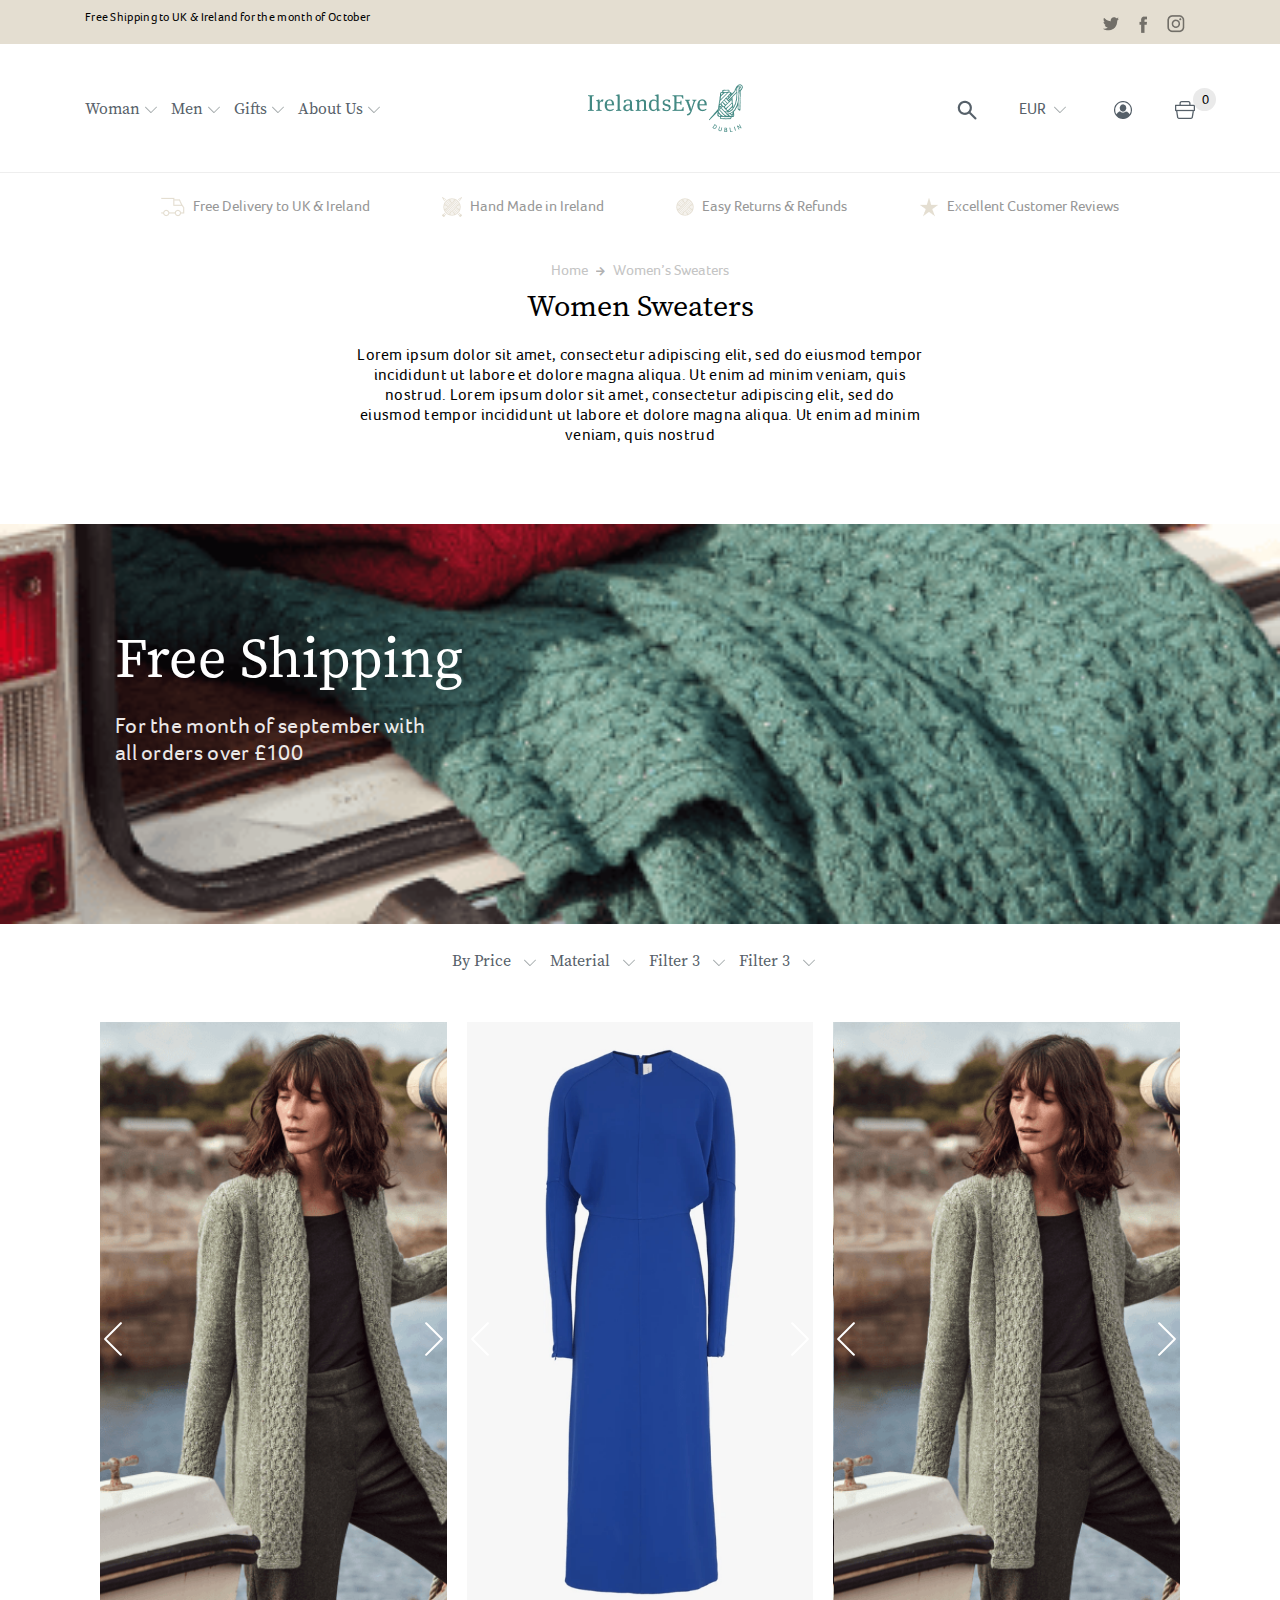
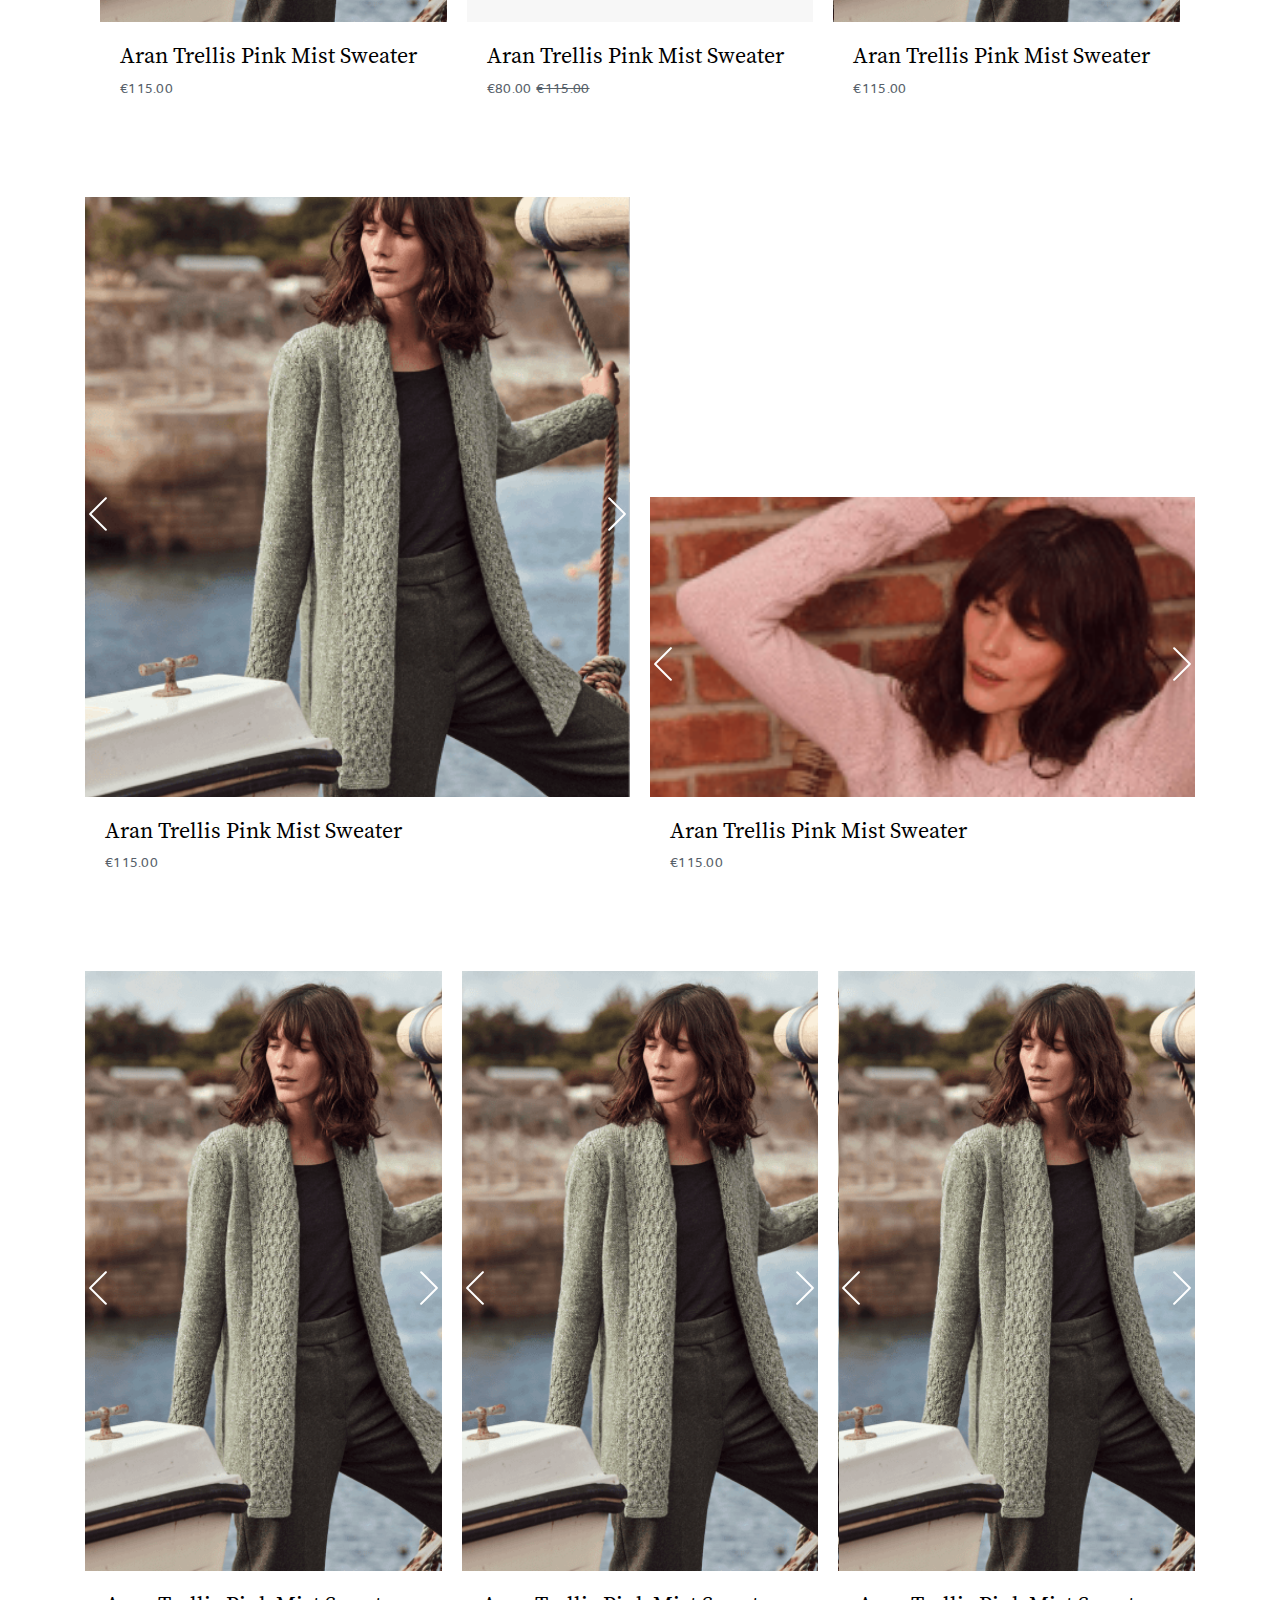
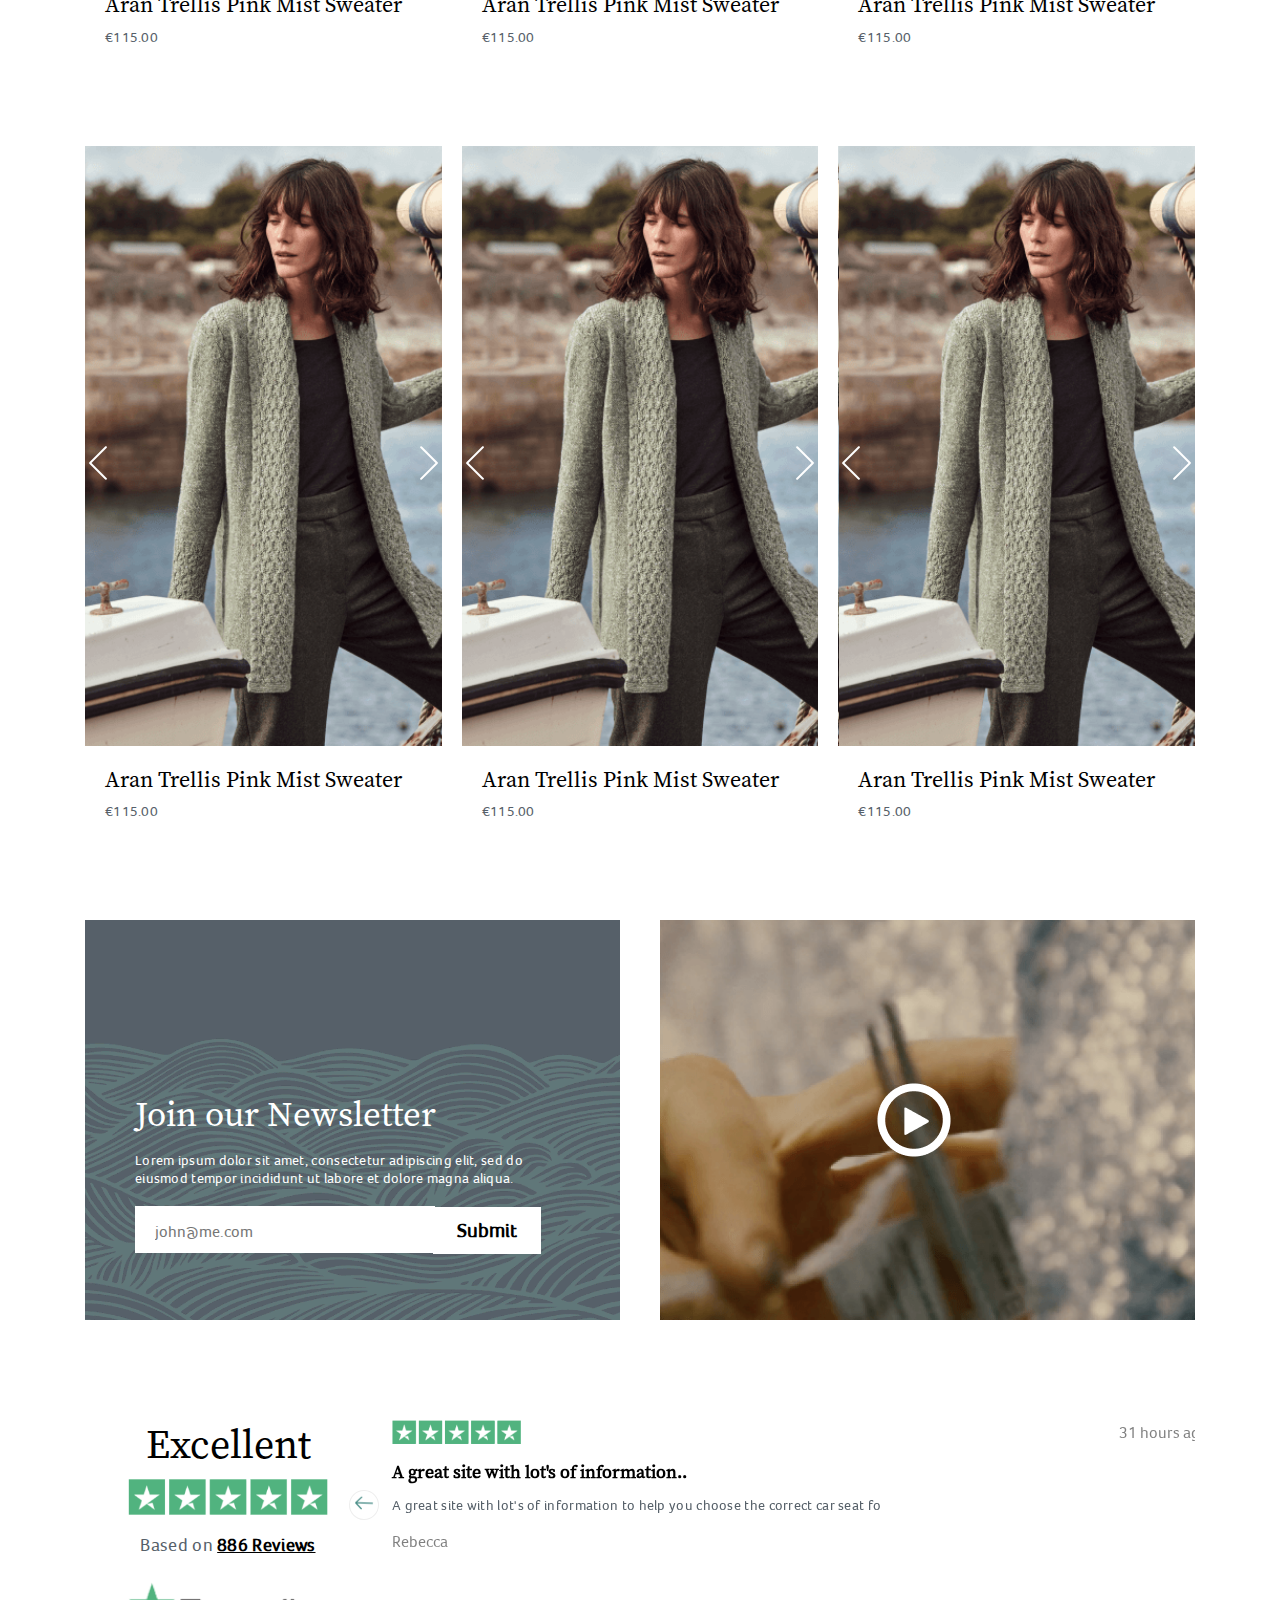
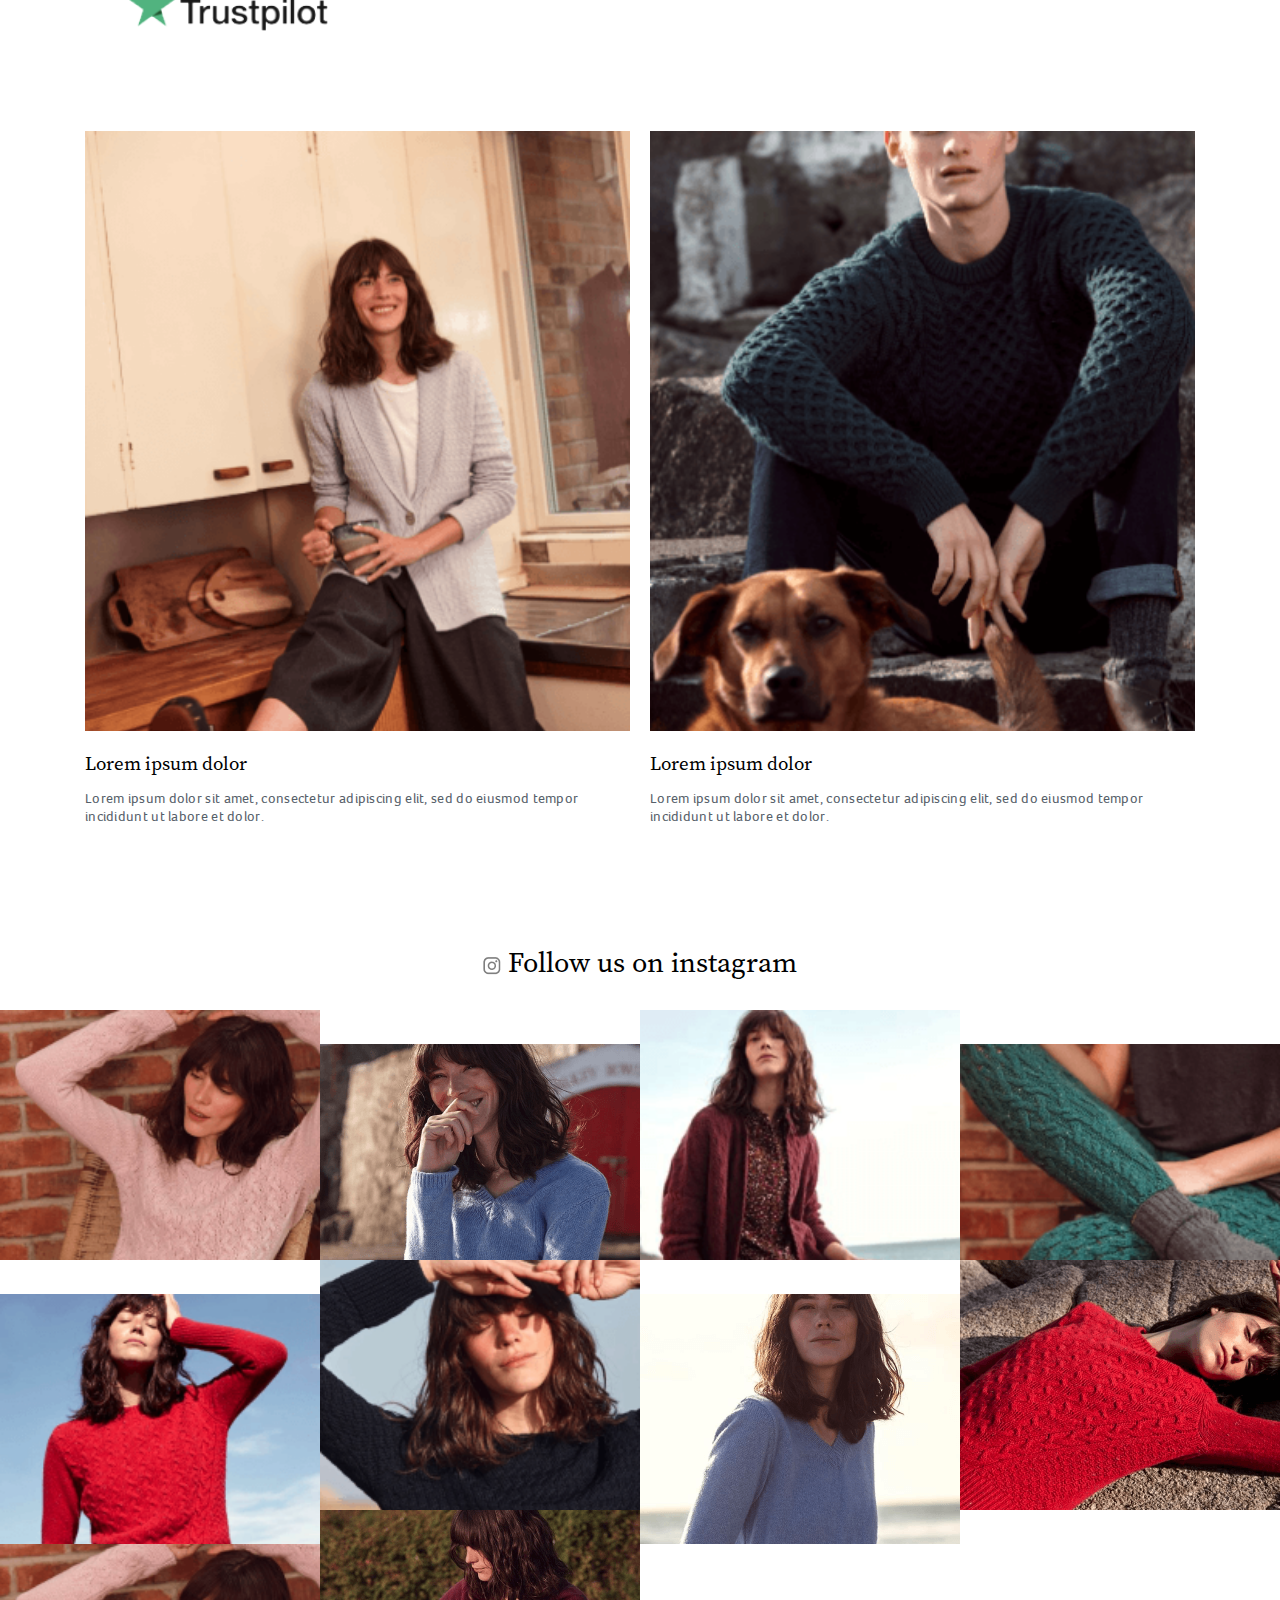
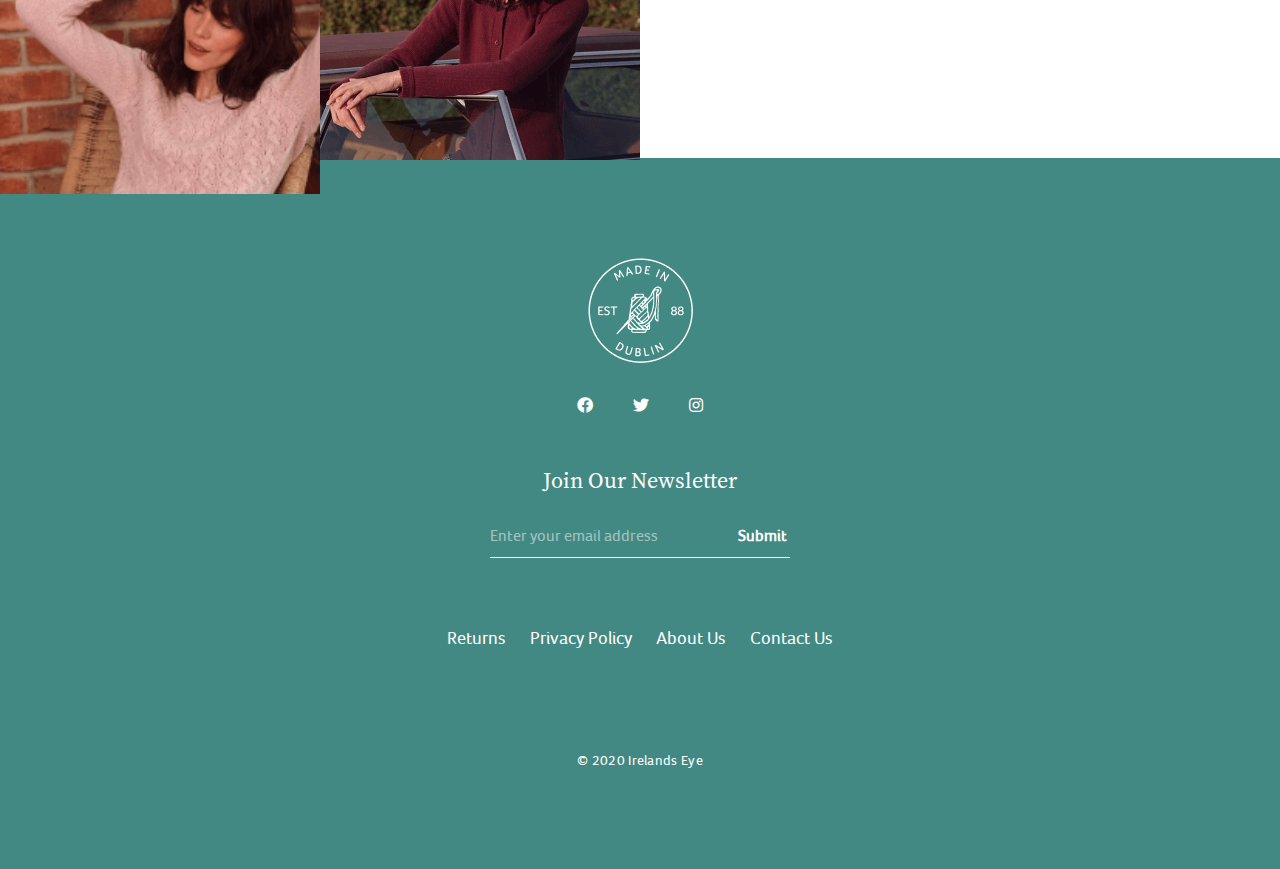
<file: plp-3.html>
<!DOCTYPE html>
<html lang="en">
<head>
      <meta charset="UTF-8">
      <meta name="viewport" content="width=device-width, initial-scale=1.0">
      <meta http-equiv="X-UA-Compatible" content="ie=edge">
      <title>Irelandseye :: Your Best Online Shop</title>
      <link rel="icon" type="image/png" href="assets/img/icon-meta.png">
      <!-- Fontawesome CSS File -->
      <link rel="stylesheet" type="text/css" href="vendors/css/all.css">
      <!-- Bottstrap CSS File -->
      <link rel="stylesheet" type="text/css" href="vendors/css/bootstrap.min.css">
      <!-- OwlCarousel CSS File -->
      <link rel="stylesheet" type="text/css" href="vendors/css/owl.carousel.min.css">
      <!-- Main Stylesheet File -->
      <link rel="stylesheet" type="text/css" href="assets/css/style.css">
</head>
  <body>

    <!-- start of header -->
    <main>
      <header>
        <div class="header-top">
          <div class="container">
            <div class="container-inner header-inner">
              <div class="header-top-left">
                <p>Free Shipping to UK & Ireland for the month of October</p>
              </div>
              <div class="header-right social-icon-header">
                <ul class="social-header-item">
                  <li><a target="_blank" href="#"><img src="assets/img/twitter.png" alt=""></a></li>
                  <li><a target="_blank" href="#"><img src="assets/img/facebook.png" alt=""></a></li>
                  <li><a target="_blank" href="#"><img src="assets/img/instagram.png" alt=""></a></li>
                </ul>
              </div>
            </div>
          </div>
        </div> <!--end of header top-->
        <div class="header-bottom">
          <div class="container">
            <div class="container-inner header-middle-inner">
              <div class="left-menu-area">
                <ul class="left-menu-item">
                  <li><a href="plp-1.html">Woman</a><img src="assets/img/arrow-down.png" alt=""></li>
                  <li><a href="product-listing.html">Men</a><img src="assets/img/arrow-down.png" alt=""></li>
                  <li><a href="plp-3.html">Gifts</a><img src="assets/img/arrow-down.png" alt=""></li>
                  <li><a href="plp-2.html">About Us</a><img src="assets/img/arrow-down.png" alt=""></li>
                </ul>
              </div>
              <div class="middle-logo-area">
                <a href="index.html"><img src="assets/img/logo.png" alt=""></a>
              </div>
              <div class="right-menu-item">
                <ul class="main-right-item">
                  <li><a class="search-tab-icon" href="javascript:void()"><img src="assets/img/search-icon.png" alt=""></a></li>
                  <li><a class="search-tab" href="javascript:void()">EUR <img src="assets/img/arrow-down.png" alt=""></a></li>
                  <li><a class="search-tab" href="javascript:void()"> <img src="assets/img/myaccount.png" alt=""></a></li>
                  <li><a class="shopping-cart" href="javascript:void()"> <img src="assets/img/bag.png" alt=""><span class="cart-item-count">0</span></a></li>
                </ul>
              </div>
            </div>
          </div>
        </div>
        <div class="header-bottom-last">
          <div class="container">
            <div class="container-inner heder-bottom-inner">
              <div class="bars"><img src="assets/img/bars.png" alt=""></i> <span class="ml-2">Navigation</span></div>
              <ul class="main-menu-bottom">
                <li><a href="#"><img src="assets/img/bus.png" alt="">Free Delivery to UK & Ireland</a></li>
                <li><a href="#"><img src="assets/img/ppp.png" alt="">Hand Made in Ireland</a></li>
                <li><a href="#"><img src="assets/img/ball.png" alt="">Easy Returns & Refunds</a></li>
                <li><a href="#"><img src="assets/img/star.png" alt="">Excellent Customer Reviews</a></li>
              </ul>
            </div>
          </div>
        </div>
      </header> <!--End of header-->
      <section class="favourite-area">
      	<div class="container">
          <div class="breadcrumb-area">
            <ul>
              <li><a href="index.html">Home</a></li>
              <li><i class="fa fa-arrow-right"></i></li>
              <li><a href="javascript:void(0)">Women’s Sweaters</a></li>
            </ul>
          </div>
      		<div class="section-title plp-group">
            <h2>Women Sweaters</h2>
            <p>Lorem ipsum dolor sit amet, consectetur adipiscing elit, sed do eiusmod tempor incididunt ut labore et dolore magna aliqua. Ut enim ad minim veniam, quis nostrud. Lorem ipsum dolor sit amet, consectetur adipiscing elit, sed do eiusmod tempor incididunt ut labore et dolore magna aliqua. Ut enim ad minim veniam, quis nostrud</p>  
          </div>
      	</div>
      </section>
      <!-- start of box featrued -->
      <section class="plp-3-welcome-bg mb-4">
        <div class="container">
          <div class="plp-3-inner-main">
            <div class="plp-top-corner-content">
              <h1>Free Shipping</h1>
              <p>For the month of september with <br> all orders over £100</p>
            </div>
          </div>
        </div>
      </section>
      <section class="product-collection-women">
        <div class="container">
          <div class="product-collection-filter-menu plp-2-title">
            <ul class="left-menu-item">
                  <li><a href="#" class="mr-2">By Price</a><img src="assets/img/arrow-down.png" alt=""></li>
                  <li><a href="#" class="mr-2">Material</a><img src="assets/img/arrow-down.png" alt=""></li>
                  <li><a href="#" class="mr-2">Filter 3</a><img src="assets/img/arrow-down.png" alt=""></li>
                  <li><a href="#" class="mr-2">Filter 3</a><img src="assets/img/arrow-down.png" alt=""></li>
                </ul>
          </div>
      <div class="show-case-carousel-area plp-3-carousel">
        <div class="container">
          <div class="show-case-carousel-inner">
            <div class="single-show-box-item">
              <div class="single-product-showcase-item showcase-carousel-1 owl-carousel">
                <div class="show-case-carousel-img carousel-img-1"></div>
                <div class="show-case-carousel-img carousel-img-2"></div>
                <div class="show-case-carousel-img carousel-img-3"></div>
             </div>
             <div class="bottom-content-showcase">
               <h3>Aran Trellis Pink Mist Sweater</h3>
               <p>€115.00</p>
             </div>
            </div>
            <div class="single-show-box-item">
              <div class="single-product-showcase-item showcase-carousel-2 owl-carousel">
                <div class="show-case-carousel-img carousel-img-01"></div>
                <div class="show-case-carousel-img carousel-img-01"></div>
                <div class="show-case-carousel-img carousel-img-01"></div>
             </div>
             <div class="bottom-content-showcase">
               <h3>Aran Trellis Pink Mist Sweater</h3>
               <p>€80.00<s style="margin-left: 5px;">€115.00</s></p>
             </div>
            </div>
            <div class="single-show-box-item">
              <div class="single-product-showcase-item showcase-carousel-3 owl-carousel">
                <div class="show-case-carousel-img carousel-img-1"></div>
                <div class="show-case-carousel-img carousel-img-2"></div>
                <div class="show-case-carousel-img carousel-img-3"></div>
             </div>
             <div class="bottom-content-showcase">
               <h3>Aran Trellis Pink Mist Sweater</h3>
               <p>€115.00</p>
             </div>
            </div>
          </div>
        </div>
        </div>
        </div>
      </section>
      <div class="show-case-carousel-area plp-3-carousel plp-3-2">
        <div class="container">
          <div class="show-case-carousel-inner plp-3-carousel-inner-2">
            <div class="single-show-box-item">
              <div class="single-product-showcase-item showcase-carousel-1 owl-carousel">
                <div class="show-case-carousel-img carousel-img-1 "></div>
                <div class="show-case-carousel-img carousel-img-2"></div>
                <div class="show-case-carousel-img carousel-img-3"></div>
             </div>
             <div class="bottom-content-showcase">
               <h3>Aran Trellis Pink Mist Sweater</h3>
               <p>€115.00</p>
             </div>
            </div>
            <div class="single-show-box-item half-height-minus">
              <div class="single-product-showcase-item showcase-carousel-2 owl-carousel">
                <div class="show-case-carousel-img half-height carousel-img-1"></div>
                <div class="show-case-carousel-img half-height carousel-img-2"></div>
                <div class="show-case-carousel-img half-height carousel-img-3"></div>
             </div>
             <div class="bottom-content-showcase">
               <h3>Aran Trellis Pink Mist Sweater</h3>
               <p>€115.00</p>
             </div>
            </div>
          </div>
        </div>
      </div> <!--End of second plp-2-carousel-->
      <div class="show-case-carousel-area plp-3-carousel plp-3-4">
        <div class="container">
          <div class="show-case-carousel-inner plp-3-carousel-inner-2">
            <div class="single-show-box-item">
              <div class="single-product-showcase-item showcase-carousel-1 owl-carousel">
                <div class="show-case-carousel-img carousel-img-1 "></div>
                <div class="show-case-carousel-img carousel-img-2"></div>
                <div class="show-case-carousel-img carousel-img-3"></div>
             </div>
             <div class="bottom-content-showcase">
               <h3>Aran Trellis Pink Mist Sweater</h3>
               <p>€115.00</p>
             </div>
            </div>
            <div class="single-show-box-item">
              <div class="single-product-showcase-item showcase-carousel-2 owl-carousel">
                <div class="show-case-carousel-img carousel-img-1"></div>
                <div class="show-case-carousel-img carousel-img-2"></div>
                <div class="show-case-carousel-img carousel-img-3"></div>
             </div>
             <div class="bottom-content-showcase">
               <h3>Aran Trellis Pink Mist Sweater</h3>
               <p>€115.00</p>
             </div>
            </div>
            <div class="single-show-box-item">
              <div class="single-product-showcase-item showcase-carousel-3 owl-carousel">
                <div class="show-case-carousel-img carousel-img-1"></div>
                <div class="show-case-carousel-img carousel-img-2"></div>
                <div class="show-case-carousel-img carousel-img-3"></div>
             </div>
             <div class="bottom-content-showcase">
               <h3>Aran Trellis Pink Mist Sweater</h3>
               <p>€115.00</p>
             </div>
            </div>
          </div>
        </div>
      </div> <!--End of third plp-2-carousel-->

      <div class="show-case-carousel-area plp-3-carousel plp-3-5">
        <div class="container">
          <div class="show-case-carousel-inner plp-3-carousel-inner-2">
            <div class="single-show-box-item">
              <div class="single-product-showcase-item showcase-carousel-1 owl-carousel">
                <div class="show-case-carousel-img carousel-img-1 "></div>
                <div class="show-case-carousel-img carousel-img-2"></div>
                <div class="show-case-carousel-img carousel-img-3"></div>
             </div>
             <div class="bottom-content-showcase">
               <h3>Aran Trellis Pink Mist Sweater</h3>
               <p>€115.00</p>
             </div>
            </div>
            <div class="single-show-box-item">
              <div class="single-product-showcase-item showcase-carousel-2 owl-carousel">
                <div class="show-case-carousel-img carousel-img-1"></div>
                <div class="show-case-carousel-img carousel-img-2"></div>
                <div class="show-case-carousel-img carousel-img-3"></div>
             </div>
             <div class="bottom-content-showcase">
               <h3>Aran Trellis Pink Mist Sweater</h3>
               <p>€115.00</p>
             </div>
            </div>
            <div class="single-show-box-item">
              <div class="single-product-showcase-item showcase-carousel-3 owl-carousel">
                <div class="show-case-carousel-img carousel-img-1"></div>
                <div class="show-case-carousel-img carousel-img-2"></div>
                <div class="show-case-carousel-img carousel-img-3"></div>
             </div>
             <div class="bottom-content-showcase">
               <h3>Aran Trellis Pink Mist Sweater</h3>
               <p>€115.00</p>
             </div>
            </div>
          </div>
        </div>
      </div> <!--End of fourth plp-2-carousel-->


       <section class="fullwidth-img-area">
        <div class="container">
          <div class="callto-action-area">
            <div class="left-callto left-callto-bg">
              <div class="callto-left-main-content">
                <h3>Join our Newsletter</h3>
                <p>Lorem ipsum dolor sit amet, consectetur adipiscing elit, sed do eiusmod tempor incididunt ut labore et dolore magna aliqua.</p>
                <form action="">
                  <div class="form-group">
                    <input type="email" placeholder="john@me.com">
                    <input type="submit" value="Submit" class="btns submit-btn">
                  </div>
                </form>
              </div>
            </div>
            <div class="right-callto-area callto-video-featured-bg">
              <a href="" class="btns play-btn">
                <img src="assets/img/play-btn.png" alt="">
              </a>
            </div>
          </div>
        </div>
      </section> <!---end of callto-area-section-->
      <section class="reviews-carousel-area">
      	<div class="container">
      		<div class="reviews-carousel-inner">
      			<div class="reviews-carousel-left">
      				<h1>Excellent</h1>
      				<img src="assets/img/bigger-star.png" alt="">
      				<p class="based-on">Based on <strong><u>886 Reviews</u></strong></p>
      				<img src="assets/img/trust-pilot.png" class="pilot-logo" alt="">
      			</div>
      			<div class="reviews-carousel-right owl-carousel review-right-carousel-main">
      				<div class="single-review-carousel-item">
      					<div class="review-star">
      						<img src="assets/img/star-group.png" alt="">
      						<div class="posted-date">31 hours ago</div>
      					</div>
      					<div class="main-conent-review">
      						<h3>A great site with lot's of information..</h3>
      						<p>A great site with lot's of information to help you choose the correct car seat fo</p>
      						<span class="autohor-meta-review">Rebecca</span>
      					</div>
      				</div>
      				<div class="single-review-carousel-item">
      					<div class="review-star">
      						<img src="assets/img/star-group.png" alt="">
      						<div class="posted-date">3 days ago</div>
      					</div> 
      					<div class="main-conent-review">
      						<h3>Easy to use website</h3>
      						<p>Easy to use website. Quick delivery. Arrived on a bank holidy at no cost to me</p>
      						<span class="autohor-meta-review">S. Griffin</span>
      					</div>
      				</div>
      				<div class="single-review-carousel-item">
      					<div class="review-star">
      						<img src="assets/img/star-group.png" alt="">
      						<div class="posted-date">3 days ago</div>
      					</div>
      					<div class="main-conent-review">
      						<h3>Excellent experience</h3>
      						<p>This is an excellent business. The price paid was unmatched anywhere else & the..</p>
      						<span class="autohor-meta-review">Andrew</span>
      					</div>
      				</div>

      			</div>
      		</div>
      	</div>
      </section> <!--end of reviews carousel-->
      <section class="featured-blog-area">
      	<div class="container">
      		<div class="featured-blog-inner">
      			<div class="left-featured-blog">
      				<div class="featured-bg-blog blog-bg-1"></div>
      				<div class="featured-blog-content">
      					<h3>Lorem ipsum dolor</h3>
      					<p>Lorem ipsum dolor sit amet, consectetur adipiscing elit, sed do eiusmod tempor incididunt ut labore et dolor.</p>
      				</div>
      			</div>
      			<div class="right-featured-blog">
      				<div class="featured-bg-blog blog-bg-2"></div>
      				<div class="featured-blog-content">
      					<h3>Lorem ipsum dolor</h3>
      					<p>Lorem ipsum dolor sit amet, consectetur adipiscing elit, sed do eiusmod tempor incididunt ut labore et dolor.</p>
      				</div>
      			</div>
      		</div>
      	</div>
      </section> <!--End of featured-blog-area-->
      <section class="follow-instagram-section">
      		<div class="sectiono-title">
      			<h3><img src="assets/img/instagram.png" alt=""> Follow us on instagram</h3>
      		</div>
      		<div class="follow-instagram-main-inner">
      			<div class="single-ireland-item diff insta-bg-1"></div>
      			<div class="single-ireland-item same-2 insta-bg-2"></div>
      			<div class="single-ireland-item same-2-2 insta-bg-3"></div>
      			<div class="single-ireland-item same-2 insta-bg-4"></div>
      			<div class="single-ireland-item same-2-2 insta-bg-5"></div>
      			<div class="single-ireland-item same insta-bg-6 minus-top"></div>
      			<div class="single-ireland-item same insta-bg-7"></div>
      			<div class="single-ireland-item same insta-bg-8 minus-top"></div>
      			<div class="single-ireland-item same insta-bg-9 "></div>
      			<div class="single-ireland-item same insta-bg-10 minus-top"></div>
      	</div>
      </section><!--End of insta area-->
      <footer class="footer-area">
      	<div class="container">
      		<div class="footer-inner">
      			<div class="footer-logo-area">
      				<a href="index.html">
      					<img src="assets/img/footer-logo.png" alt="">
      				</a>
      			</div>
      			<div class="footer-social">
      				<ul class="social-menu-item">
      					<li><a href=""><i class="fab fa-facebook"></i></a></li>
      					<li><a href=""><i class="fab fa-twitter"></i></a></li>
      					<li><a href=""><i class="fab fa-instagram"></i></a></li>
      				</ul>
      			</div>
      			<div class="footer-newsletter-area">
      				<h3>Join Our Newsletter</h3>
      				<form action="">
      					<div class="form-group">
      						<input type="email" placeholder="Enter your email address">
      						<button type="submit" value="Submit" class="footer-subscribe-btn">Submit</button>
      					</div>
      				</form>
      			</div>
      			<ul class="footer-main-menu-item">
      				<li><a href="#">Returns</a></li>
      				<li><a href="#">Privacy Policy </a></li>
      				<li><a href="#">About Us</a></li>
      				<li><a href="#">Contact Us</a></li>
      			</ul>
      			<div class="footer-bottom-meta-desc">
      				<p>© 2020 Irelands Eye</p>
      			</div>
      		</div>
      	</div>
      </footer>
    </main>


  <!-- Jqurey Min File -->
  <script type="text/javascript" src="assets/js/jquery.min.js"></script>
  <!-- Javascript Vendors File -->
   <script type="text/javascript" src="vendors/js/bootstrap.min.js"></script>
   <script type="text/javascript" src="vendors/js/owl.carousel.min.js"></script>
   <!-- Javascript Main File -->
   <script type="text/javascript" src="assets/js/main.js"></script>
  </body>
</html>
</file>
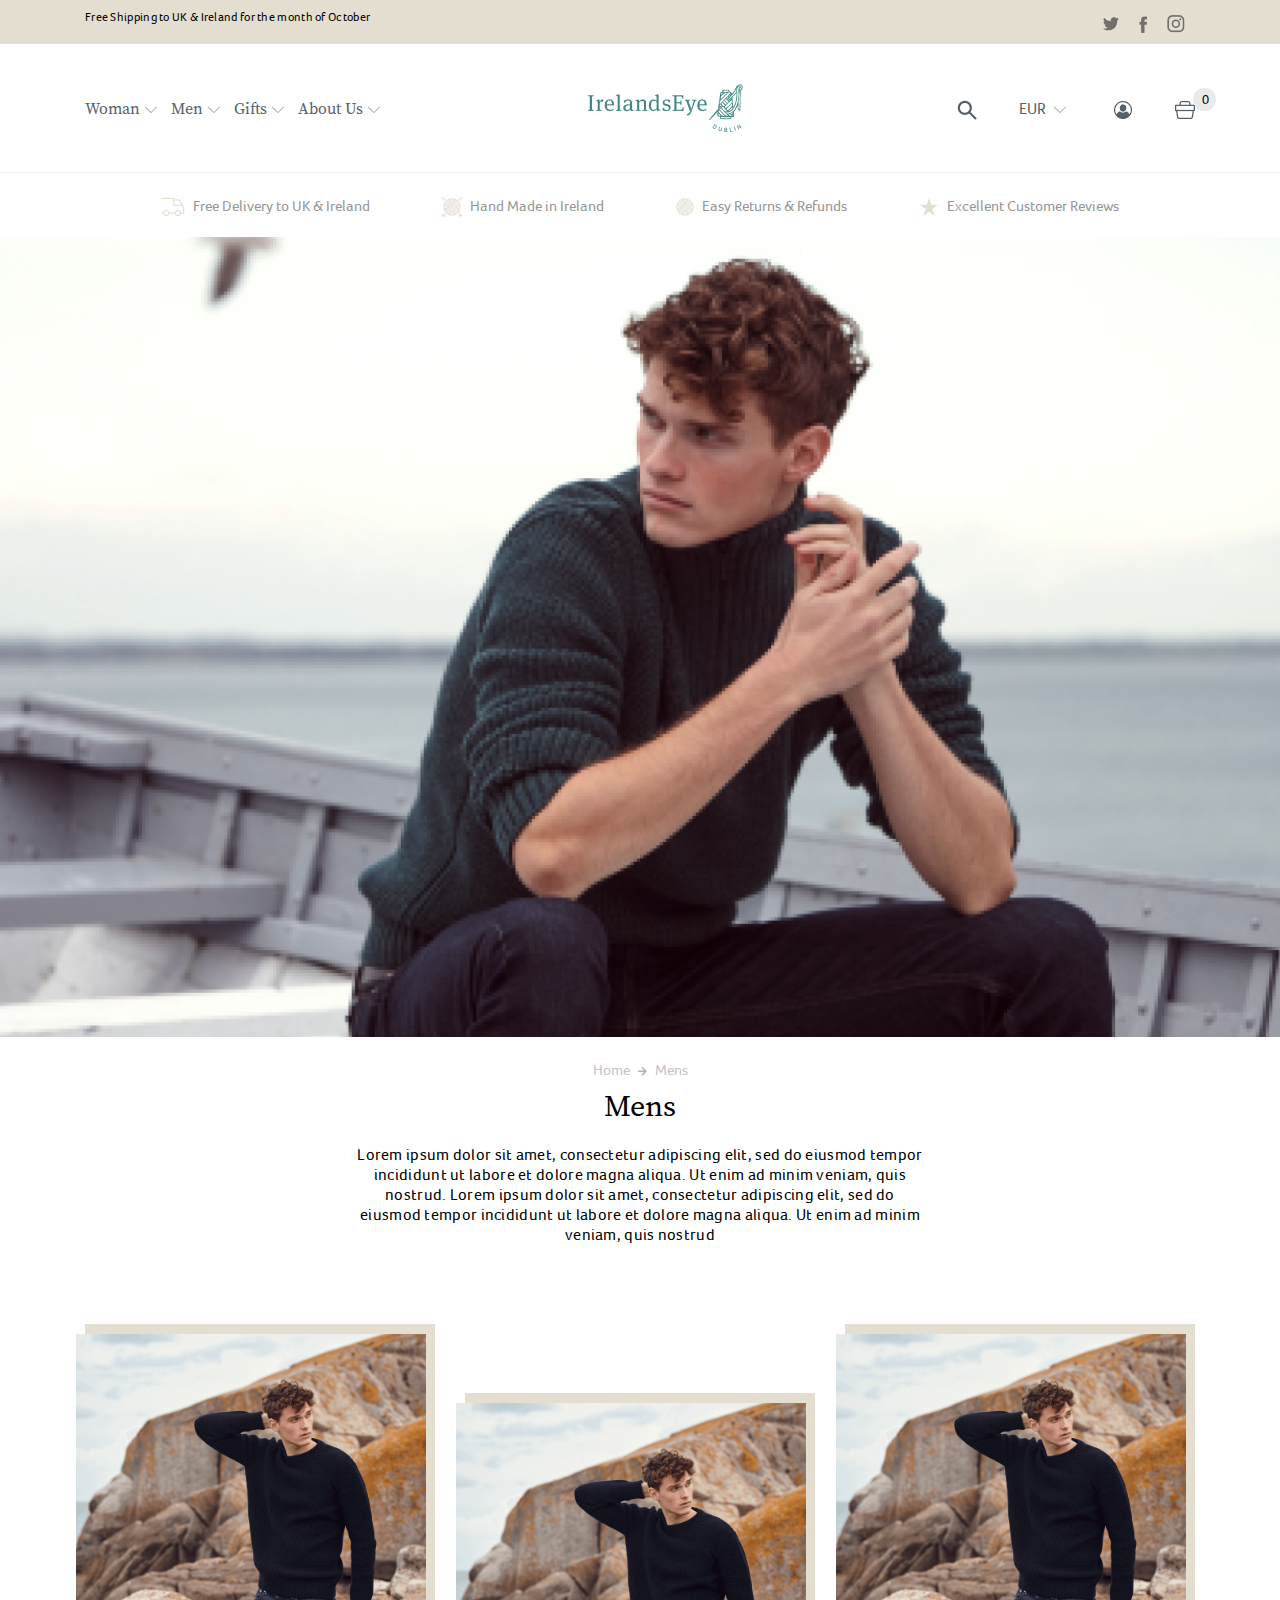
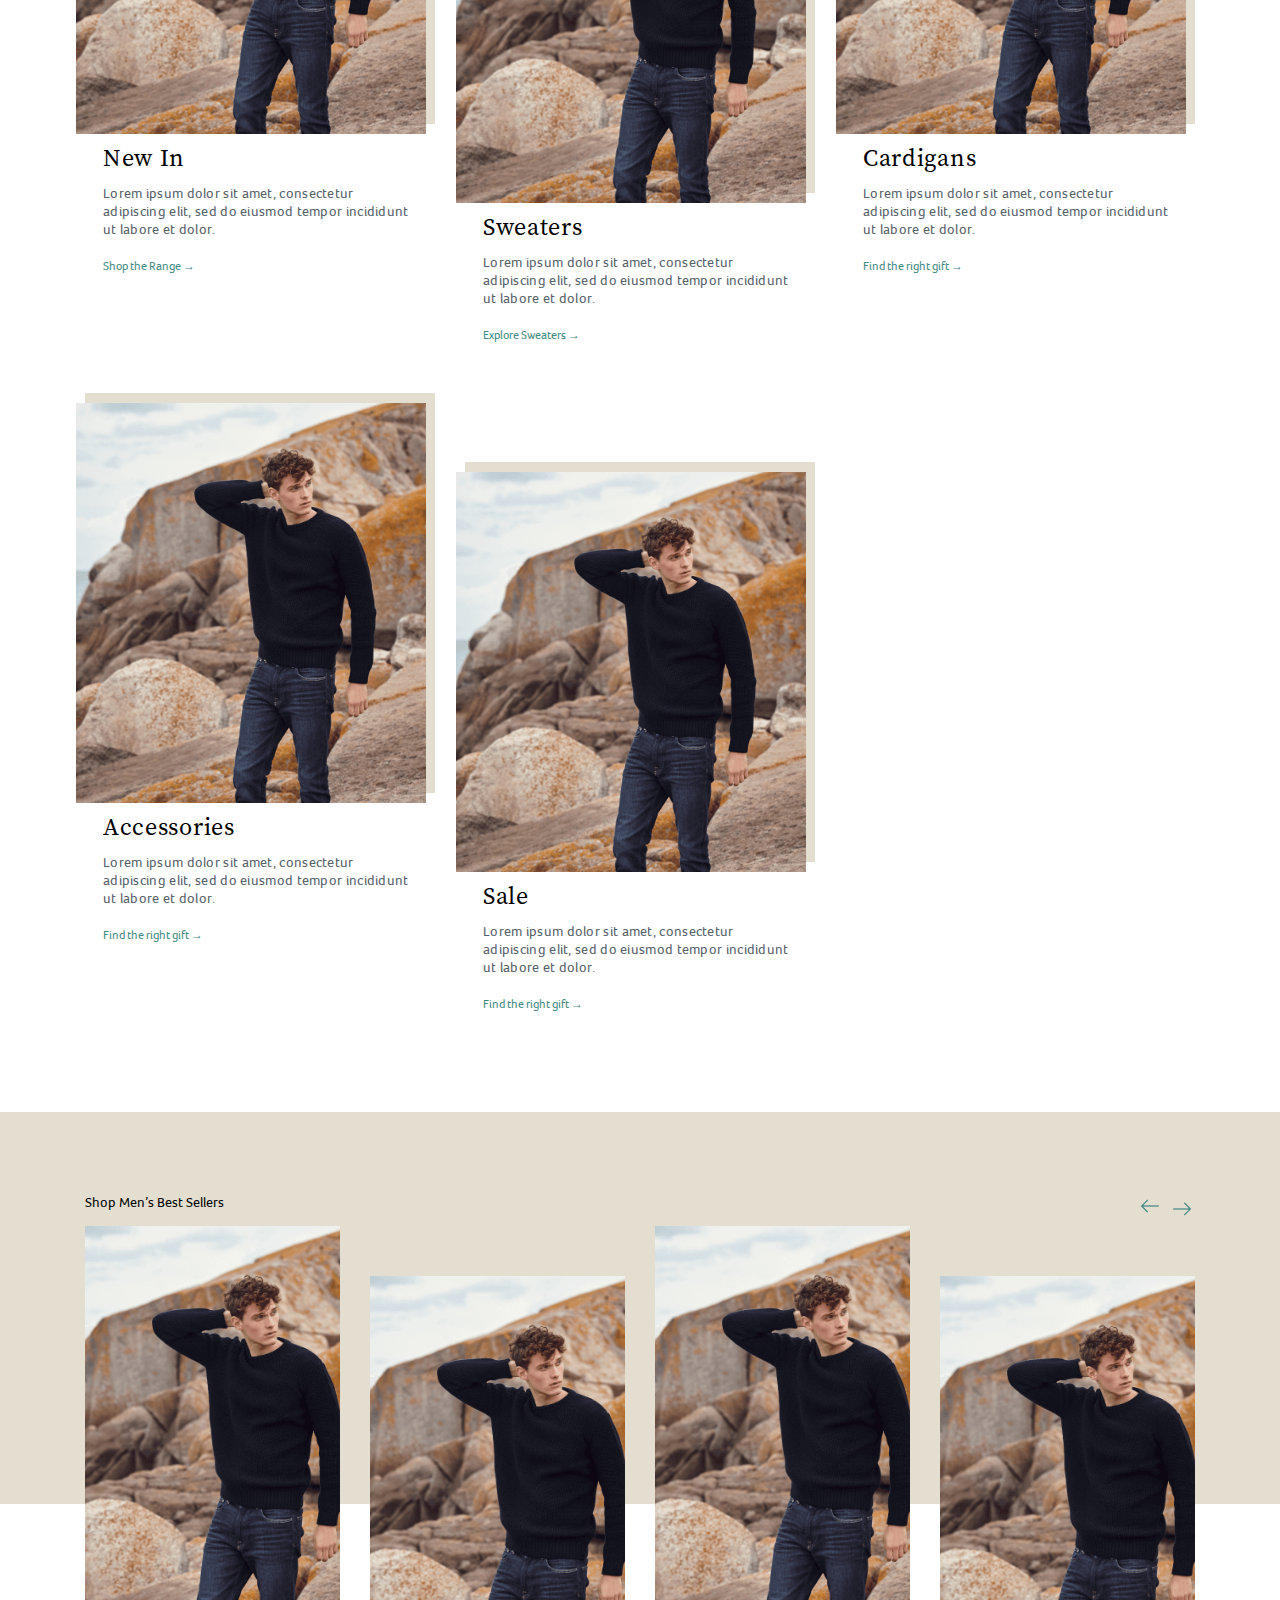
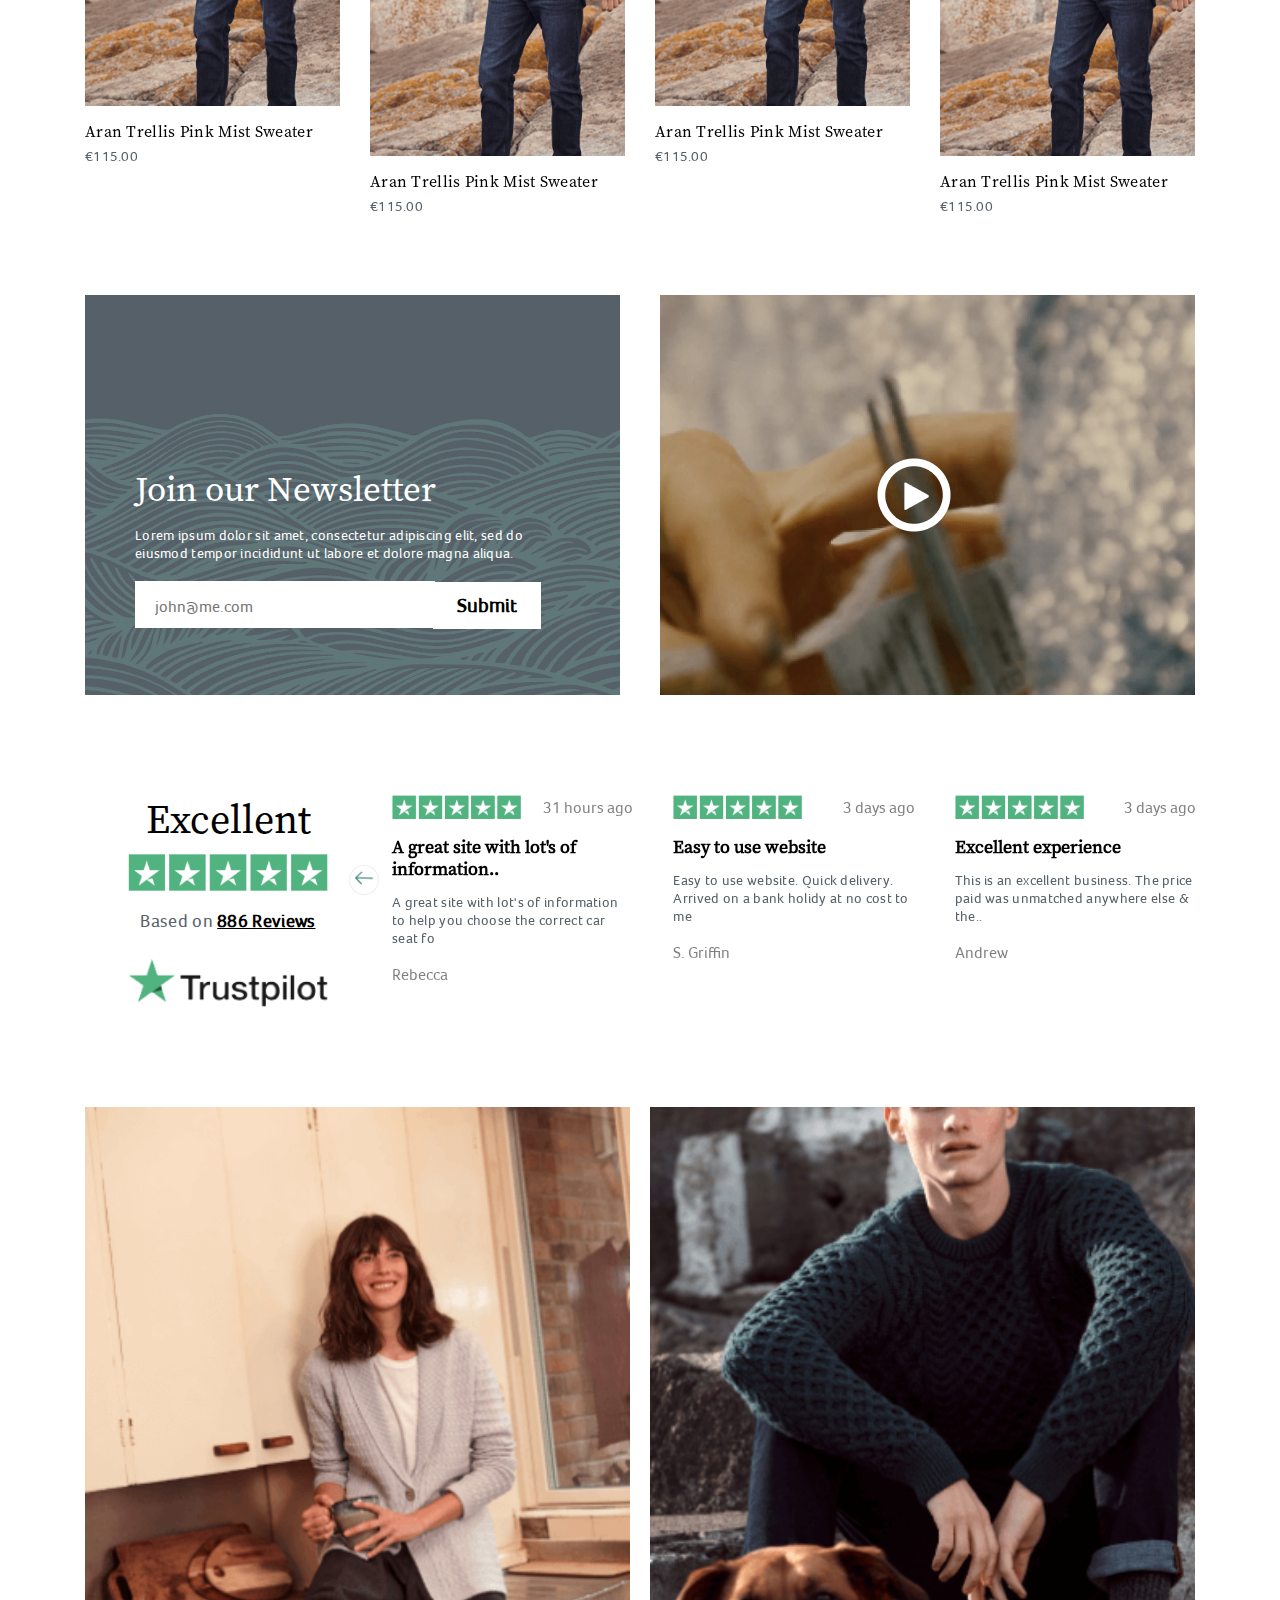
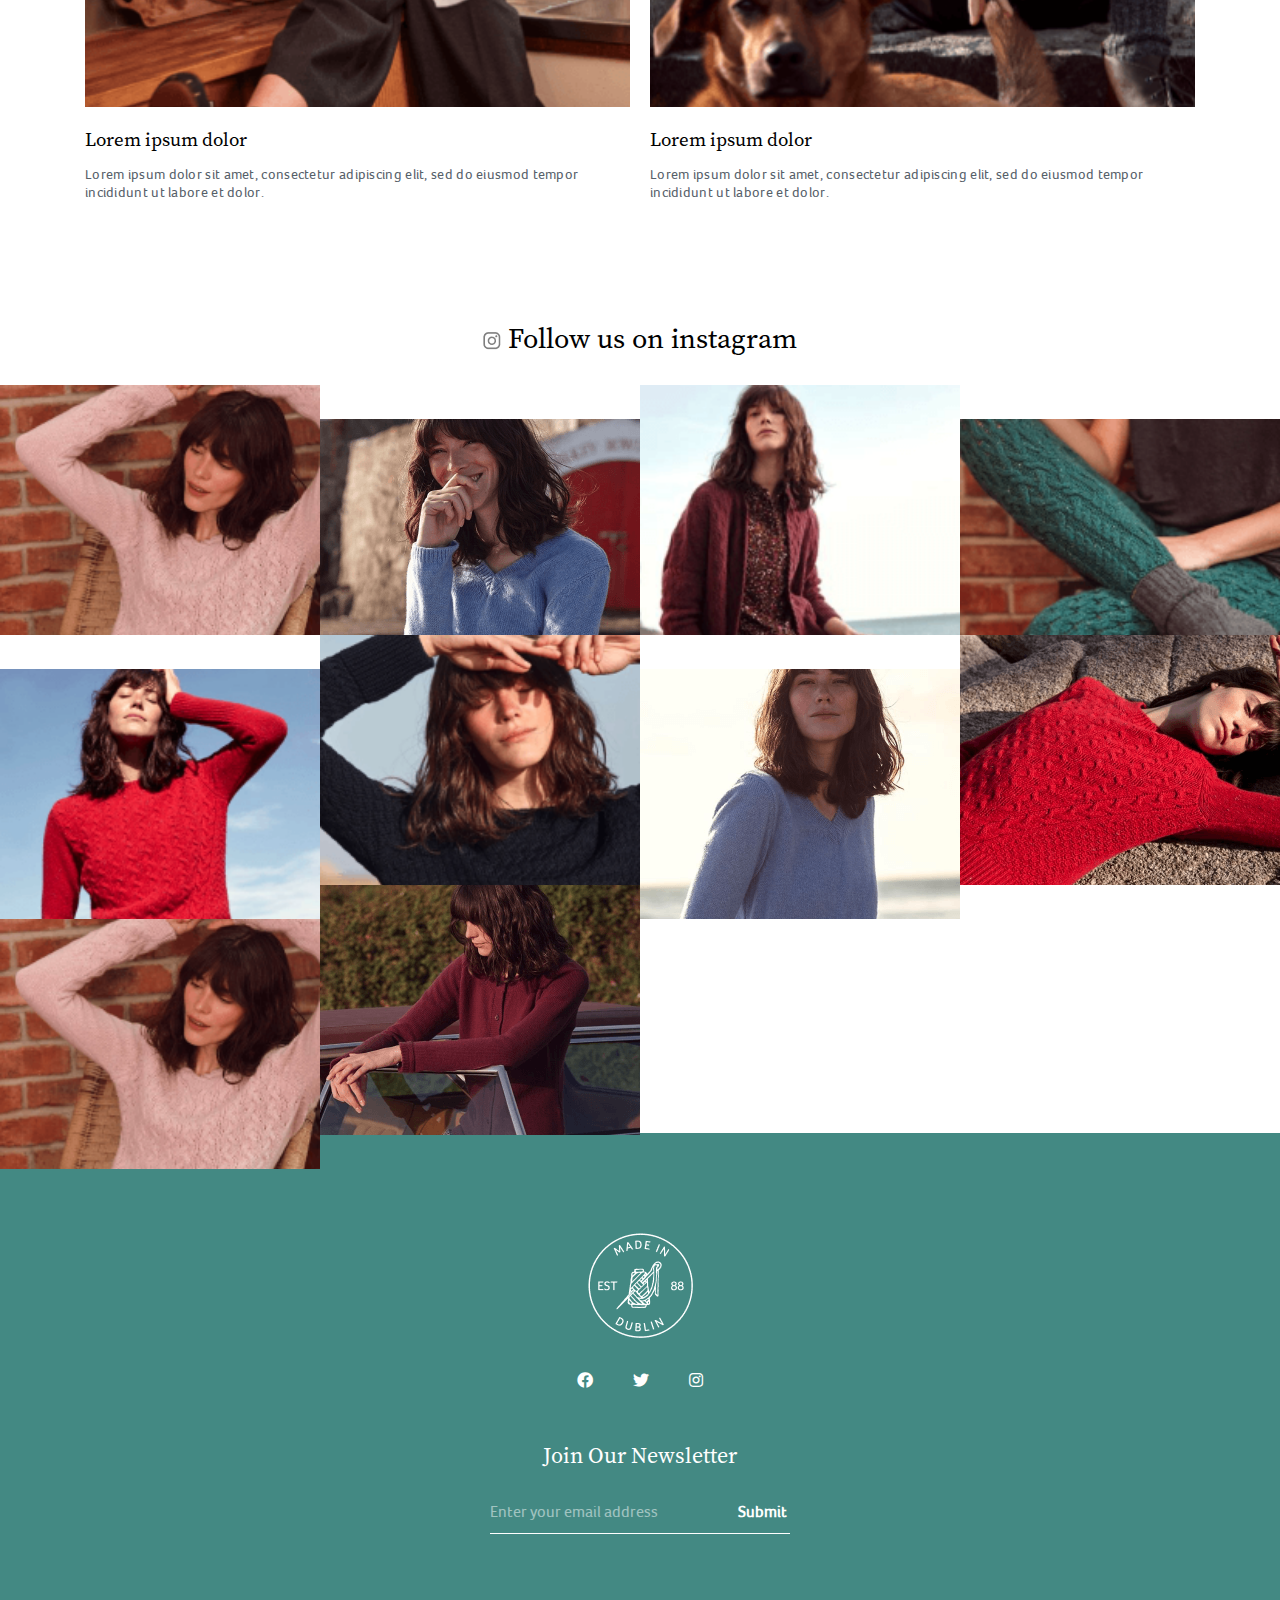
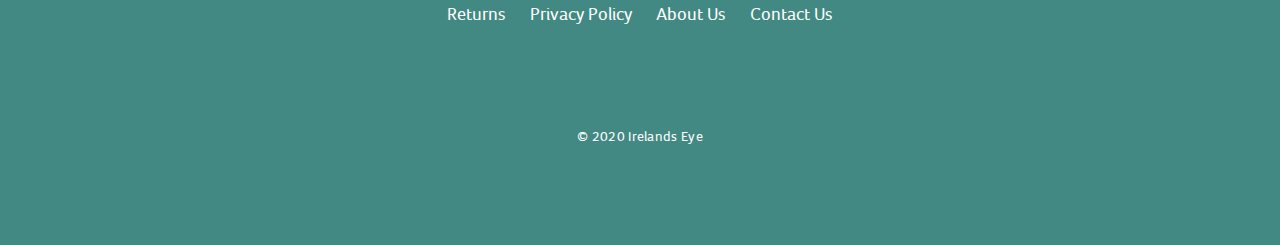
<file: product-listing.html>
<!DOCTYPE html>
<html lang="en">
<head>
      <meta charset="UTF-8">
      <meta name="viewport" content="width=device-width, initial-scale=1.0">
      <meta http-equiv="X-UA-Compatible" content="ie=edge">
      <title>Irelandseye :: Your Best Online Shop</title>
      <link rel="icon" type="image/png" href="assets/img/icon-meta.png">
      <!-- Fontawesome CSS File -->
      <link rel="stylesheet" type="text/css" href="vendors/css/all.css">
      <!-- Bottstrap CSS File -->
      <link rel="stylesheet" type="text/css" href="vendors/css/bootstrap.min.css">
      <!-- OwlCarousel CSS File -->
      <link rel="stylesheet" type="text/css" href="vendors/css/owl.carousel.min.css">
      <!-- Main Stylesheet File -->
      <link rel="stylesheet" type="text/css" href="assets/css/style.css">
</head>
  <body>

    <!-- start of header -->
    <main>
      <header>
        <div class="header-top">
          <div class="container">
            <div class="container-inner header-inner">
              <div class="header-top-left">
                <p>Free Shipping to UK & Ireland for the month of October</p>
              </div>
              <div class="header-right social-icon-header">
                <ul class="social-header-item">
                  <li><a target="_blank" href="#"><img src="assets/img/twitter.png" alt=""></a></li>
                  <li><a target="_blank" href="#"><img src="assets/img/facebook.png" alt=""></a></li>
                  <li><a target="_blank" href="#"><img src="assets/img/instagram.png" alt=""></a></li>
                </ul>
              </div>
            </div>
          </div>
        </div> <!--end of header top-->
        <div class="header-bottom">
          <div class="container">
            <div class="container-inner header-middle-inner">
              <div class="left-menu-area">
                <ul class="left-menu-item">
                  <li><a href="plp-1.html">Woman</a><img src="assets/img/arrow-down.png" alt=""></li>
                  <li><a href="product-listing.html">Men</a><img src="assets/img/arrow-down.png" alt=""></li>
                  <li><a href="plp-3.html">Gifts</a><img src="assets/img/arrow-down.png" alt=""></li>
                  <li><a href="plp-2.html">About Us</a><img src="assets/img/arrow-down.png" alt=""></li>
                </ul>
              </div>
              <div class="middle-logo-area">
                <a href="index.html"><img src="assets/img/logo.png" alt=""></a>
              </div>
              <div class="right-menu-item">
                <ul class="main-right-item">
                  <li><a class="search-tab-icon" href="javascript:void()"><img src="assets/img/search-icon.png" alt=""></a></li>
                  <li><a class="search-tab" href="javascript:void()">EUR <img src="assets/img/arrow-down.png" alt=""></a></li>
                  <li><a class="search-tab" href="javascript:void()"> <img src="assets/img/myaccount.png" alt=""></a></li>
                  <li><a class="shopping-cart" href="javascript:void()"> <img src="assets/img/bag.png" alt=""><span class="cart-item-count">0</span></a></li>
                </ul>
              </div>
            </div>
          </div>
        </div>
        <div class="header-bottom-last">
          <div class="container">
            <div class="container-inner heder-bottom-inner">
              <div class="bars"><img src="assets/img/bars.png" alt=""></i> <span class="ml-2">Navigation</span></div>
              <ul class="main-menu-bottom">
                <li><a href="#"><img src="assets/img/bus.png" alt="">Free Delivery to UK & Ireland</a></li>
                <li><a href="#"><img src="assets/img/ppp.png" alt="">Hand Made in Ireland</a></li>
                <li><a href="#"><img src="assets/img/ball.png" alt="">Easy Returns & Refunds</a></li>
                <li><a href="#"><img src="assets/img/star.png" alt="">Excellent Customer Reviews</a></li>
              </ul>
            </div>
          </div>
        </div>
      </header> <!--End of header-->
      <section class="welcome-area product-listing-1">
      </section><!--End of welcome-bg-area-->
      <section class="favourite-area">
      	<div class="container">
          <div class="breadcrumb-area">
            <ul>
              <li><a href="index.html">Home</a></li>
              <li><i class="fa fa-arrow-right"></i></li>
              <li><a href="javascript:void(0)">Mens</a></li>
            </ul>
          </div>
      		<div class="section-title plp-group">
            <h2>Mens</h2>
            <p>Lorem ipsum dolor sit amet, consectetur adipiscing elit, sed do eiusmod tempor incididunt ut labore et dolore magna aliqua. Ut enim ad minim veniam, quis nostrud. Lorem ipsum dolor sit amet, consectetur adipiscing elit, sed do eiusmod tempor incididunt ut labore et dolore magna aliqua. Ut enim ad minim veniam, quis nostrud</p>  
          </div>
      	</div>
      </section>
      <!-- start of box featrued -->
      <section class="featrued-pro-section">
        <div class="container">
          <div class="container-inner featrued-inner-3">
            <div class="single-featured-item">
              <div class="featrued-bg featrued-2"></div>
              <div class="featrued-bottom-content">
                <h2>New In</h2>
                <p>Lorem ipsum dolor sit amet, consectetur adipiscing elit, sed do eiusmod tempor incididunt ut labore et dolor.</p>
                <a href="#" class="btns readmore-btn">Shop the Range →</a>
              </div>
            </div>
            <div class="single-featured-item featrued-2-item">
              <div class="featrued-bg featrued-2"></div>
              <div class="featrued-bottom-content">
                <h2>Sweaters</h2>
                <p>Lorem ipsum dolor sit amet, consectetur adipiscing elit, sed do eiusmod tempor incididunt ut labore et dolor.</p>
                <a href="#" class="btns readmore-btn">Explore Sweaters →</a>
              </div>
            </div>
            <div class="single-featured-item featrued-3-item">
              <div class="featrued-bg featrued-2"></div>
              <div class="featrued-bottom-content">
                <h2>Cardigans</h2>
                <p>Lorem ipsum dolor sit amet, consectetur adipiscing elit, sed do eiusmod tempor incididunt ut labore et dolor.</p>
                <a href="#" class="btns readmore-btn">Find the right gift →</a>
              </div>
            </div>
            <div class="single-featured-item featrued-3-item">
              <div class="featrued-bg featrued-2"></div>
              <div class="featrued-bottom-content">
                <h2>Accessories</h2>
                <p>Lorem ipsum dolor sit amet, consectetur adipiscing elit, sed do eiusmod tempor incididunt ut labore et dolor.</p>
                <a href="#" class="btns readmore-btn">Find the right gift →</a>
              </div>
            </div>
            <div class="single-featured-item featrued-2-item">
              <div class="featrued-bg featrued-2"></div>
              <div class="featrued-bottom-content">
                <h2>Sale</h2>
                <p>Lorem ipsum dolor sit amet, consectetur adipiscing elit, sed do eiusmod tempor incididunt ut labore et dolor.</p>
                <a href="#" class="btns readmore-btn">Find the right gift →</a>
              </div>
            </div>
          </div>
        </div>
      </section> <!--end of feature-1-->
      <section class="featured-section-2 overlay-bg-listing">
        <div class="container">
          <div class="section-title">
            <h3>Shop Men’s Best Sellers</h3>
          </div>
          <div class="container-inner owl-carousel featured-section-inner-2">
            <div class="single-featured-item-2">
              <a href=""><div class="featrued-item-2-bg bg-4 default"></div></a>
              <div class="featrued-item-2-content">
                <h2>Aran Trellis Pink Mist Sweater</h2>
                <p class="price">€115.00</p>
              </div>
            </div>
            <div class="single-featured-item-2">
              <a href="#"><div class="featrued-item-2-bg bg-4 change"></div></a>
              <div class="featrued-item-2-content">
                <h2>Aran Trellis Pink Mist Sweater</h2>
                <p class="price">€115.00</p>
              </div>
            </div>
            <div class="single-featured-item-2">
             <a href="#"> <div class="featrued-item-2-bg bg-4 default"></div></a>
              <div class="featrued-item-2-content">
                <h2>Aran Trellis Pink Mist Sweater</h2>
                <p class="price">€115.00</p>
              </div>
            </div>
            <div class="single-featured-item-2">
              <a href=""><div class="featrued-item-2-bg bg-4 change"></div></a>
              <div class="featrued-item-2-content">
                <h2>Aran Trellis Pink Mist Sweater</h2>
                <p class="price">€115.00</p>
              </div>
            </div>
          </div>
        </div>
      </section> <!--End of featured section-2-->
       <section class="fullwidth-img-area">
        <div class="container">
          <div class="callto-action-area">
            <div class="left-callto left-callto-bg">
              <div class="callto-left-main-content">
                <h3>Join our Newsletter</h3>
                <p>Lorem ipsum dolor sit amet, consectetur adipiscing elit, sed do eiusmod tempor incididunt ut labore et dolore magna aliqua.</p>
                <form action="">
                  <div class="form-group">
                    <input type="email" placeholder="john@me.com">
                    <input type="submit" value="Submit" class="btns submit-btn">
                  </div>
                </form>
              </div>
            </div>
            <div class="right-callto-area callto-video-featured-bg">
              <a href="" class="btns play-btn">
                <img src="assets/img/play-btn.png" alt="">
              </a>
            </div>
          </div>
        </div>
      </section> <!---end of callto-area-section-->
      <section class="reviews-carousel-area">
      	<div class="container">
      		<div class="reviews-carousel-inner">
      			<div class="reviews-carousel-left">
      				<h1>Excellent</h1>
      				<img src="assets/img/bigger-star.png" alt="">
      				<p class="based-on">Based on <strong><u>886 Reviews</u></strong></p>
      				<img src="assets/img/trust-pilot.png" class="pilot-logo" alt="">
      			</div>
      			<div class="reviews-carousel-right owl-carousel review-right-carousel-main">
      				<div class="single-review-carousel-item">
      					<div class="review-star">
      						<img src="assets/img/star-group.png" alt="">
      						<div class="posted-date">31 hours ago</div>
      					</div>
      					<div class="main-conent-review">
      						<h3>A great site with lot's of information..</h3>
      						<p>A great site with lot's of information to help you choose the correct car seat fo</p>
      						<span class="autohor-meta-review">Rebecca</span>
      					</div>
      				</div>
      				<div class="single-review-carousel-item">
      					<div class="review-star">
      						<img src="assets/img/star-group.png" alt="">
      						<div class="posted-date">3 days ago</div>
      					</div> 
      					<div class="main-conent-review">
      						<h3>Easy to use website</h3>
      						<p>Easy to use website. Quick delivery. Arrived on a bank holidy at no cost to me</p>
      						<span class="autohor-meta-review">S. Griffin</span>
      					</div>
      				</div>
      				<div class="single-review-carousel-item">
      					<div class="review-star">
      						<img src="assets/img/star-group.png" alt="">
      						<div class="posted-date">3 days ago</div>
      					</div>
      					<div class="main-conent-review">
      						<h3>Excellent experience</h3>
      						<p>This is an excellent business. The price paid was unmatched anywhere else & the..</p>
      						<span class="autohor-meta-review">Andrew</span>
      					</div>
      				</div>

      			</div>
      		</div>
      	</div>
      </section> <!--end of reviews carousel-->
      <section class="featured-blog-area">
      	<div class="container">
      		<div class="featured-blog-inner">
      			<div class="left-featured-blog">
      				<div class="featured-bg-blog blog-bg-1"></div>
      				<div class="featured-blog-content">
      					<h3>Lorem ipsum dolor</h3>
      					<p>Lorem ipsum dolor sit amet, consectetur adipiscing elit, sed do eiusmod tempor incididunt ut labore et dolor.</p>
      				</div>
      			</div>
      			<div class="right-featured-blog">
      				<div class="featured-bg-blog blog-bg-2"></div>
      				<div class="featured-blog-content">
      					<h3>Lorem ipsum dolor</h3>
      					<p>Lorem ipsum dolor sit amet, consectetur adipiscing elit, sed do eiusmod tempor incididunt ut labore et dolor.</p>
      				</div>
      			</div>
      		</div>
      	</div>
      </section> <!--End of featured-blog-area-->
      <section class="follow-instagram-section">
      		<div class="sectiono-title">
      			<h3><img src="assets/img/instagram.png" alt=""> Follow us on instagram</h3>
      		</div>
      		<div class="follow-instagram-main-inner">
      			<div class="single-ireland-item diff insta-bg-1"></div>
      			<div class="single-ireland-item same-2 insta-bg-2"></div>
      			<div class="single-ireland-item same-2-2 insta-bg-3"></div>
      			<div class="single-ireland-item same-2 insta-bg-4"></div>
      			<div class="single-ireland-item same-2-2 insta-bg-5"></div>
      			<div class="single-ireland-item same insta-bg-6 minus-top"></div>
      			<div class="single-ireland-item same insta-bg-7"></div>
      			<div class="single-ireland-item same insta-bg-8 minus-top"></div>
      			<div class="single-ireland-item same insta-bg-9 "></div>
      			<div class="single-ireland-item same insta-bg-10 minus-top"></div>
      	</div>
      </section><!--End of insta area-->
      <footer class="footer-area">
      	<div class="container">
      		<div class="footer-inner">
      			<div class="footer-logo-area">
      				<a href="index.html">
      					<img src="assets/img/footer-logo.png" alt="">
      				</a>
      			</div>
      			<div class="footer-social">
      				<ul class="social-menu-item">
      					<li><a href=""><i class="fab fa-facebook"></i></a></li>
      					<li><a href=""><i class="fab fa-twitter"></i></a></li>
      					<li><a href=""><i class="fab fa-instagram"></i></a></li>
      				</ul>
      			</div>
      			<div class="footer-newsletter-area">
      				<h3>Join Our Newsletter</h3>
      				<form action="">
      					<div class="form-group">
      						<input type="email" placeholder="Enter your email address">
      						<button type="submit" value="Submit" class="footer-subscribe-btn">Submit</button>
      					</div>
      				</form>
      			</div>
      			<ul class="footer-main-menu-item">
      				<li><a href="#">Returns</a></li>
      				<li><a href="#">Privacy Policy </a></li>
      				<li><a href="#">About Us</a></li>
      				<li><a href="#">Contact Us</a></li>
      			</ul>
      			<div class="footer-bottom-meta-desc">
      				<p>© 2020 Irelands Eye</p>
      			</div>
      		</div>
      	</div>
      </footer>
    </main>


  <!-- Jqurey Min File -->
  <script type="text/javascript" src="assets/js/jquery.min.js"></script>
  <!-- Javascript Vendors File -->
   <script type="text/javascript" src="vendors/js/bootstrap.min.js"></script>
   <script type="text/javascript" src="vendors/js/owl.carousel.min.js"></script>
   <!-- Javascript Main File -->
   <script type="text/javascript" src="assets/js/main.js"></script>
  </body>
</html>
</file>
<file: assets/css/style.css>
:root{
    --primary-color:#566069;
    --secondary-color:#438983;
    --base-color:#E4DED1;
}

/*====font-face====*/

@font-face{
    font-family: "FOCO";
    src:url('../fonts/FOCO.woff');
   
}
@font-face{
     font-family: FocoBold;
    src:url('../fonts/FOCOBOLD.woff');
}
@font-face{
    font-family: "MetaSerif";
    src:url(../fonts/SourceSerifPro-Regular.woff);
}
/* =========================== */
/* BASIC SETUP */
/* =========================== */
p {
    margin: 0;
    padding: 0;
    box-sizing: border-box;
}
body{
    color: #333;
    font-family: FOCO;
}
html,body{
    overflow-x: hidden;
}
ul{
    list-style: none;
    margin: 0;
    padding: 0;
}
h1,h2,h3,h4,h5,h6{
    margin: 0;
    color: #000000;
    font-family: MetaSerif;
}
p{
    margin: 0;
    color: var(--primary-color);
    font-size: 14px;
    line-height: 18px;
    letter-spacing: .3px;
    font-weight: 300;
    font-family: FOCO;
}
input,button,textarea{
    outline: none;
    border: none;
    padding: 10px 20px;
    background: #f9f9f9;
}
/*======start main css ======*/
.header-inner {
    display: flex;
    justify-content: space-between;
    flex-wrap: wrap;
}
.header-top {
    background: var(--base-color);
    padding: 10px 0;
}
.social-header-item {
    display: flex;
    margin: 0;
    padding: 0;
    list-style: none;
}
.social-header-item li {
    margin: 0 10px;
}
.header-top-left p {
    font-family: FOCO;
    font-size: 12px;
    font-weight: 300;
    color: #000;
    line-height: 15px;
    font-style: normal;
}
.header-middle-inner {
    display: flex;
    justify-content: space-between;
    align-items: center;
}

.left-menu-item {
    display: flex;
    flex-wrap: wrap;
}

.main-right-item {
    display: flex;
}

.header-bottom {
    padding: 40px 0;
    border-bottom: 1px solid #EEEEEE;
}
.left-menu-item li {
    margin: 0 14px;
    margin-left: 0;
}

.left-menu-item li a {
    color: var(--primary-color);
    font-size: 16px;
    line-height: 21px;
    font-family: MetaSerif;
    text-decoration: none;
    transition: .3s ease-in-out;
}

.left-menu-item li img {
    margin-left: 5px;
}

ul.main-right-item li {
    margin: 0 21px;
}
.search-tab {
    color: var(--primary-color);
    text-decoration: none;
    transition: .3s ease-in-out;
}

.search-tab:hover {
    text-decoration: none;
    color: var(--primary-color);
}

.search-tab img {
    margin-left: 5px;
}
.main-menu-bottom {
    display: flex;
    justify-content: center;
    text-align: center;
    margin: 0;
    padding: 0;
    list-style: none;
}

.main-menu-bottom li {
    margin: 0 36px;
}

.main-menu-bottom li a {
    font-family: Foco;
    font-style: normal;
    font-weight: normal;
    font-size: 15px;
    line-height: 19px;
    color: #979797;
    text-decoration: none;
}

.main-menu-bottom li a img {
    margin-right: 8px;
}

.header-bottom-last {
    padding: 20px 0;
    position: relative;
    z-index: 1;
}
.grid-welcome {
    display: grid;
    grid-template-columns: repeat(auto-fit,minmax(400px, 1fr));
    align-items: center;
}
.welcome-bg{
    position: relative;
    z-index: 1;
    z-index: 1;
}
.welcome-bg:after{
    position: absolute;
    right: 0;
    top: 0;
    background-size: cover;
    width: 69%;
    height: 100%;
    content: "";
    background-image: url("../img/slice.png");
    background-repeat: no-repeat;
    background-position: center;
    z-index: -1;
}
.welcome-bg-inner {
    background-size: cover;
    background-repeat: no-repeat;
    background-position: center top;
    position: relative;
    z-index: 1;
    height: 600px;
    background-image: url("../img/final.png");
    margin-bottom: -50px;
}
.welcome-main-content {
    background: rgba(228, 222, 209, 0.2);
    height: 100%;
    display: flex;
    flex-direction: column;
    justify-content: center;
    align-items: flex-start;
    padding: 100px;
}
.welcome-main-content img {
    margin-bottom: 21px;
}

.main-content h1 {
    font-size: 45px;
    line-height: 58px;
    margin-bottom: 25px;
}
.btns {
    padding: 7px 47px;
    background: #ddd;
    display: inline-block;
    color: #438983;
    font-size: 20px;
    font-family: FOCO;
    line-height: 25px;
    padding-left: 20px;
    text-decoration: none;
    transition: .3s ease-in-out;
}
.btn-image {
    display: inline-block;
    position: absolute;
    right: 9px;
    top: 32%;
}

.borderd-btn {
    border: 3px solid #438983;
    position: relative;
    z-index: 1;
    background: no-repeat;
    margin-top: 24px;
}

.btns:hover {
    text-decoration: none;
    color: #438983;
}
.main-content p {
    font-size: 24px;
    font-family: FOCO;
    line-height: 30px;
    font-weight: 300;
    color: #566069;
}
.featrued-inner {
    display: grid;
    grid-template-columns: repeat(auto-fit,minmax(300px, 1fr));
    grid-gap: 20px;
}

.featrued-bg {
    background: #E4DED1;
    height: 400px;
    background-size: cover;
    background-repeat: no-repeat;
    background-position: center top;
    position: relative;
    z-index: 1;
}
section.favourite-area {padding: 80px 0;max-width: 600px;margin: 0 auto;text-align: center;padding-top: 20px;}
.favourite-inner {
    display: flex;
    max-width: 624px;
    align-items: center;
}

.left-favourite h1 {
    font-size: 24px;
    color: #438983;
    font-family: MetaSerif;
}

.left-favourite {
    width: 300px;
    position: relative;
    z-index: 1;
}

.left-favourite:after {
    position: absolute;
    right: 0;
    top: -4px;
    width: 2px;
    height: 40px;
    content: "";
    border: 1px solid #D6CBCB;
}

.right-faourte {
    padding-left: 17px;
}

.right-faourte p {
    font-size: 14px;
    color: var(--primary-color);
    line-height: 18px;
    font-family: FOCO;
}
.featrued-1:after{
    background-image: url('../img/image 30.png');
    background-size: cover;
    background-repeat: no-repeat;
    background-position: center top;
    position: absolute;
    left: 0;
    top: 0;
    width: 100%;
    height: 100%;
    content: "";
}
.featrued-2:after{
    background-image: url('../img/man.png');
    background-size: cover;
    background-repeat: no-repeat;
    background-position: center top;
    position: absolute;
    left: -9px;
    top: 11px;
    width: 100%;
    height: 100%;
    content: "";
}
.featrued-3:after{
    background-image: url('../img/image 32.png');
    background-size: cover;
    background-repeat: no-repeat;
    background-position: center top;
    position: absolute;
    left: 0;
    top: 0;
    width: 100%;
    height: 100%;
    content: "";
}
.featrued-2-item {margin-top: 69px;}

.featrued-bottom-content {
    padding: 18px;
}

.featrued-bottom-content h2 {
    font-size: 24px;
    font-family: metaSerif;
    line-height: 31px;
    letter-spacing: 0.7px;
    color: #000;
    margin-bottom: 11px;
}

.featrued-bottom-content p {
    color: var(--primary-color);
    font-size: 14px;
    line-height: 18px;
    margin-bottom: 14px;
}

.readmore-btn {
    background: none;
    font-family: FOCO;
    font-size: 12px;
    line-height: 15px;
    padding: 0;
}
.featrued-2:after,.featrued-1:after,.featrued-3:after {
    left: -9px;
    top: 10px;
}
section.featrued-pro-section {padding-bottom: 80px;border-bottom: 1px solid #E4DED1;}

.featured-section-2 {
    padding: 80px 0;
    position: relative;
    z-index: 1;
}

.featrued-item-2-bg {
    height: 480px !important;
    background: #ddd;
    background-size: cover;
    background-repeat: no-repeat;
    background-position: center top;
    position: relative;
    z-index: 1;
}
.bg-1{
    background-image: url("../img/image 33.png");
}
.bg-2{
    background-image: url("../img/image 32.png");
}
.bg-3{
    background-image: url("../img/new-1.png");
}
.bg-4{
    background-image: url("../img/man.png");
}
.featrued-item-2-content h2 {
    font-size: 16px;
    line-height: 17px;
    margin-top: 17px;
    font-family: metaSerif;
    letter-spacing: .3px;
    margin-bottom: 8px;
}

p.price {
    font-family: Foco;
    font-style: normal;
    font-weight: 300;
    font-size: 14px;
    line-height: 17px;
/* identical to box height, or 121% */
    letter-spacing: 0.3px;
    color: #566069;
}
.change {
    margin-top: 50px;
}
.section-title h3 {
    font-family: FOCO;
    font-style: normal;
    font-weight: 300;
    font-size: 14px;
    line-height: 18px;
/* identical to box height */
    color: #000000;
    margin-bottom: 15px;
}
.owl-carousel .owl-dots.disabled, .owl-carousel .owl-nav.disabled{
    display: block !important;
}
.featured-section-2 .owl-nav {position: absolute;top: -32px;right: 4px;}

.featured-section-2 .owl-nav .owl-prev {
    transform: rotate(180deg);
    padding-right: 11px;
    display: inline-block;
}
button.owl-prev.disabled {}

.featured-section-2 .owl-nav .owl-prev img {
    margin-left: 14px;
    margin-top: -5px;
}
.fullwidth-bg {
    height: 605px;
    background: #333;
    background-size: cover;
    background-repeat: no-repeat;
    background-position: center;
    position: relative;
    z-index: 1;
    background-image: url("../img/Rectangle 81.png");
    margin-bottom: 30px;
}
.fullwidth-content {
    max-width: 600px;
    margin-bottom: 48px;
}

.fullwidth-content h3 {
    font-family: metaSerif;
    font-style: normal;
    font-weight: normal;
    font-size: 24px;
    line-height: 31px;
/* identical to box height */
    letter-spacing: 0.3px;
    color: #000000;
    margin-bottom: 16px;
}

.fullwidth-content p:first-child {
    margin-bottom: 20px;
}

.fullwidth-content p {
    margin-bottom: 13px;
}
.callto-action-area {
    display: grid;
    grid-template-columns: repeat(auto-fit,minmax(350px, 1fr));
    grid-gap: 40px;
}

.left-callto-bg {
    display: flex;
    justify-content: center;
    align-items: flex-end;
    background: #566069;
    height: 400px;
    color: #fff;
    padding: 50px;
    position: relative;
    z-index: 1;
    overflow: hidden;
}
.left-callto-bg :after{
    position: absolute;
    bottom: -118px;
    width: 100%;
    content: "";
    height: 100%;
    left: 0;
    background-image: url("../img/slice.png");
    background-size:cover;
    background-repeat: no-repeat;
    background-position: center;
    z-index: -1;
    opacity: .5;
    overflow: hidden;
}
.callto-video-featured-bg {
    background: #333;
    display: flex;
    justify-content: center;
    align-items: center;
    background-size: cover;
    background-repeat: no-repeat;
    background-position: center;
    position: relative;
    z-index: 1;
    background-image: url("../img/featured-video.png");
}
.play-btn {
    background: no-repeat;
}
.callto-left-main-content h3 {
    color: #fff;
    font-size: 35px;
    line-height: 45px;
}

.callto-left-main-content p {font-family: FOCO;font-style: normal;font-weight: 300;font-size: 14px;line-height: 18px;
letter-spacing: 0.3px;color: #FFFFFF;margin-top: 14px;margin-bottom: 19px;}

.callto-left-main-content input {
    width: 300px;
    padding-top: 13px;
    background: #fff;
}

.callto-left-main-content input[type=submit] {
    width: auto;
    padding: 11px 24px;
    margin-left: -5px;
    color: #000;
    font-weight: bold;
    background: #fff !important;
}
.reviews-carousel-inner {
    display: grid;
    grid-template-columns: 1fr 3fr;
    grid-gap: 20px;
}

.reviews-carousel-area {
    padding: 100px 0;
}
.reviews-carousel-inner{
    overflow: hidden;
}
.reviews-carousel-left img {
    width: 200px;
}

.reviews-carousel-left {
    width: 286px;
    text-align: center;
}

.reviews-carousel-left h1 {
    margin-bottom: 11px;
}

.based-on {
    font-size: 18px;
    margin-top: 21px;
    margin-bottom: 28px;
}

p.based-on strong {
    font-weight: bold;
    color: #000;
}
.review-star img {
    width: 129px !important;
}

.review-star {
    display: flex;
    justify-content: space-between;
    margin-bottom: 17px;
}

.posted-date {
    color: #000;
    opacity: .5;
}

.main-conent-review h3 {
    font-size: 18px;
    font-weight: bold;
    margin-bottom: 13px;
}

.main-conent-review p {
    margin-bottom: 15px;
}

span.autohor-meta-review {
    color: #000;
    opacity: .5;
}
.reviews-carousel-right .owl-nav .owl-prev {
    position: absolute;
    top: 33%;
    left: -42px;
    transform: rotate(182deg);
    height: 30px;
    width: 30px;
    border-radius: 50%;
    border: 1px solid #eee !important;
}
.reviews-carousel-right .owl-nav .owl-next {
    position: absolute;
    top: 33%;
    right: 0;
    height: 30px;
    width: 30px;
    border-radius: 50%;
    border: 1px solid #eee !important;
}

.featured-blog-inner {
    display: grid;
    grid-template-columns: repeat(auto-fit,minmax(350px, 1fr));
    grid-gap: 20px;
}

.featured-bg-blog {
    height: 600px;
    background: #ddd;
    background-size: cover;
    background-repeat: no-repeat;
    background-position: center top;
    position: relative;
    z-index: 1;
    margin-bottom: 20px;
}
.featured-blog-content h3 {
    font-size: 19px;
    margin-bottom: 14px;
    line-height: 24px;
}
.blog-bg-1{
    background-image: url("../img/Rectangle 89.png");
}
.blog-bg-2{
    background-image: url("../img/Rectangle 90.png");
}
section.follow-instagram-section {
    text-align: center;
    padding-top: 71px;
}

.follow-instagram-main-inner {
    display: grid;
    grid-template-columns: repeat(auto-fit,minmax(265px,1fr));
}

.single-ireland-item {
    background: #ddd;
    height: 250px;
}
.same-2 {
    margin-top: 34px;
}
.minus-top {
    margin-top: -34px;
}
.single-ireland-item{
    background-size: cover;
    background-repeat: no-repeat;
    background-position: center top;
    position: relative;
    z-index: 1;
}
.insta-bg-1{
    background-image: url("../img/Rectangle 105.png");
}
.insta-bg-2{
    background-image: url("../img/Rectangle 106.png");
}
.insta-bg-3{
    background-image: url("../img/Rectangle 107.png");
}
.insta-bg-4{
    background-image: url("../img/Rectangle 108.png");
}
.insta-bg-5{
    background-image: url("../img/Rectangle 109.png");
}
.insta-bg-6{
    background-image: url("../img/Rectangle 110.png");
}
.insta-bg-7{
    background-image: url("../img/Rectangle 111.png");
}
.insta-bg-8{
    background-image: url("../img/Rectangle 112.png");
}
.insta-bg-9{
    background-image: url("../img/Rectangle 105.png");
}
.insta-bg-10{
    background-image: url("../img/Rectangle 114.png");
}
section.follow-instagram-section h3 {
    margin-bottom: 30px;
    margin-top: 50px;
}
footer.footer-area {
    position: relative;
    margin-top: -36px;
    padding: 100px 0;
    background: #438983;
}

.footer-inner {
    display: flex;
    flex-direction: column;
    justify-content: center;
    align-items: center;
    text-align: center;
    position: relative;
    z-index: 999;
}
ul.social-menu-item {
    display: flex;
    margin-bottom: 20px;
    margin-top: 30px;
}

ul.social-menu-item li {
    margin: 0 20px;
}

.footer-newsletter-area h3 {
    color: #fff;
    margin-bottom: 20px;
    font-size: 22px;
    margin-top: 30px;
}

.footer-newsletter-area input {
    background: no-repeat;
    border-bottom: 1px solid #fff;
    color: #fff;
    position: relative;
    padding-left: 0;
    width: 300px;
}

.footer-newsletter-area input::placeholder {
    color: #fff;
}

.footer-newsletter-area button {
    position: absolute;
    background: none;
    color: #fff;
    font-weight: bold;
    left: 57%;
}
ul.footer-main-menu-item {
    display: flex;
    margin-top: 50px;
    margin-bottom: 100px;
}

ul.footer-main-menu-item li {
    margin: 0 12px;
}

ul.footer-main-menu-item li a {
    color: #fff;
    font-size: 18px;
    font-family: FOCO;
}
.shopping-cart {
    position: relative;
    z-index: 1;
    display: inline-block;
}
.bars {
    color: #438983;
    font-size: 14px;
    font-family: FOCO;
    display: none;
}
.shopping-cart span {
    position: absolute;
    height: 23px;
    width: 23px;
    background: #EAEAEA;
    text-align: center;
    line-height: 6px;
    padding: 9px;
    border-radius: 50%;
    left: 92%;
    font-size: 13px;
    color: #000;
    top: -34%;
    display: inline-block;
}
.footer-bottom-meta-desc p {
    color: #fff;
}
ul.main-right-item li:last-child {
    margin-right: 0 !important;
}
.footer-newsletter-area input::placeholder {
    opacity: .5;
}
ul.social-menu-item li a {
    color: #fff;
}

.featrued-inner.owl-carousel .owl-dots.disabled{
    display: none !important;
}
.featrued-inner.owl-carousel .owl-nav.disabled{
    display: none !important;
}
.featrued-inner .owl-dots button{
    height: 20px;
    width: 20px;
    background: #eee;
    border-radius: 50%;
    margin: 0 5px;
}
/*=====start of responsive css code here*/
.may-like-inner-main {
    display: grid;
    grid-template-columns: repeat(auto-fit,minmax(300px, 1fr));
    grid-gap: 20px;
}
.may-like-inner-main > div {
    background: #ddd;
}

.showcase-main-inner {
    display: grid;
    justify-content: center;
    grid-template-columns: repeat(auto-fit,minmax(400px, 1fr));
    grid-gap: 50px;
    align-items: center;
}

.showcase-bg-main-left {
    background: #ddd;
    max-height: 900px !important;
    height: 900px;
    width: 800px;
    background-size: cover;
    background-repeat: no-repeat;
    background-position: center;
    position: relative;
    z-index: 1;
    background-image: url("../img/details-image.png");
    margin-left: -200px;
}

.right-main-pro-details {
    margin-left: 71px;
}

.p-bottom-showcase-main {
    grid-gap: 57px;
    max-width: 50%;
    display: grid;
    grid-template-columns: repeat(auto-fit,minmax(200px,1fr));
}

.p-bottom-showcase-main img {
    width: 294px;
}
.showcase-title {
    text-align: center;
    margin-top: 10px;
    margin-bottom: 25px;
}

.showcase-title h4 {
    color: #C4C4C4;
    font-size: 15px;
    font-weight: 400;
    font-family: FOCO;
    margin-top: 20px;
    margin-bottom: 32px;
    line-height: 18px;
}
.id-details {
    display: inline-block;
    font-size: 12px;
    color: #566069;
    font-family: FOCO;
}

.details-title h1 {
    font-size: 30px;
    color: #000;
    font-family: metaSerif;
    font-weight: 500;
}

p.product-price {
    font-size: 22px;
    color: #000;
    margin-top: 10px;
    margin-bottom: 20px;
    font-weight: 300;
    font-family: FOCO;
    opacity: .7;
}

.details-title {
    margin-bottom: 52px;
    position: relative;
    z-index: 1;
}

.details-title:after {
    position: absolute;
    bottom: -29px;
    width: 144px;
    height: 2px;
    content: "";
    border: 1px solid #ECECEC;
}
.main-details-form {
    position: relative;
}

.details-form-right-text {
    position: absolute;
    right: 0;
    top: 0;
}

.details-form-left select {
    -webkit-appearance: none;
    -moz-appearance: none;
    -ms-appearance: none;
    appearance:none;
    width: 100%;
    border: none;
    border-bottom: 1px solid #333;
    padding: 10px 4px;
    outline: none;
    color: rgba(86, 96, 105, 1);
    font-size: 16px;
    font-family: FOCO;
    margin-bottom: 22px;
    pointer-events: all;
}
.details-cart-btn {
    width: 324px;
    text-align: center;
    background: rgba(67, 137, 131, 1);
    color: #fff !important;
    margin-bottom: 30px;
    padding: 12px;
    font-family: FOCO;
    font-weight: 300;
}
.details-form-right-text a {
    font-size: 14px;
    color: rgba(26, 25, 25, 1);
    font-family: FOCO;
    font-weight: 300;
}
.details-form-right-text a {
    font-size: 14px;
    color: rgba(26, 25, 25, 1);
    font-family: FOCO;
    font-weight: 300;
}

.product-description-top p {
    font-size: 16px;
    color: rgba(86, 96, 105, 1);
    line-height: 26px;
    font-family: FOCO;
    margin-bottom: 25px;
}

.product-description-top h3 {
    margin-bottom: 16px;
}
.delivery-option-area li {
    color: #979797;
    line-height: 38px;
    font-size: 15px;
    font-family: FOCO;
    font-weight: 400;
}
.select-icon {
    position: relative;
    width: 324px;
}

.select-icon-img {
    position: absolute;
    right: 0;
    top: 25%;
    pointer-events: none;
}

.show-case-carousel-img {
    height: 600px;
    background: #ddd;
    background-size: cover;
    background-repeat: no-repeat;
    background-position: center;
    position: relative;
}

.carousel-img-1{
    background-image: url("../img/show-case-img4.png");
}
.carousel-img-2{
    background-image: url("../img/show-case-img4.png");
}
.carousel-img-3{
    background-image: url("../img/show-case-img4.png");
}
.show-case-carousel-inner {
    display: grid;
    grid-template-columns: repeat(auto-fit,minmax(300px, 1fr));
    grid-gap: 20px;
}
section.show-case-carousel-area {
    margin-top: 50px;
    margin-bottom: 50px;
    padding: 50px 0;
    position: relative;
    z-index: 1;
}

section.show-case-carousel-area:after {
    position: absolute;
    left: 0;
    top: 0;
    width: 100%;
    height: 50%;
    content: "";
    background: rgba(228, 222, 209, 1);
    z-index: -1;
}

.show-case-title h3 {
    font-size: 30px;
    font-family: metaSerif;
    margin-bottom: 23px;
}
section.show-case-carousel-area {
    margin-top: 50px;
    margin-bottom: 50px;
    padding: 50px 0;
    position: relative;
    z-index: 1;
}

section.show-case-carousel-area:after {
    position: absolute;
    left: 0;
    top: 0;
    width: 100%;
    height: 50%;
    content: "";
    background: rgba(228, 222, 209, 1);
    z-index: -1;
}

.show-case-title h3 {
    font-size: 30px;
    font-family: metaSerif;
    margin-bottom: 23px;
}

.show-case-carousel-area button.owl-next {
    top: 50% !important;
    position: absolute;
    right: 4px;
}
.show-case-carousel-area button.owl-prev {
    top: 50% !important;
    position: absolute;
    left: 4px;
}
.bottom-content-showcase h3 {
    font-size: 22px;
    margin-top: 20px;
    margin-bottom: 10px;
    font-family: metaSerif;
    font-weight: 400;
}

.bottom-content-showcase {
    padding: 0 20px;
}

.product-listing-1{
    background-image: url("../img/product-listing.png");
    height: 800px;
    background-size: cover;
    background-repeat: no-repeat;
    background-position: center;
    position: relative;
}
.mens-title-area {
    max-width: 539px;
    margin: 0 auto;
    text-align: center;
}

.breadcrumb-area ul {
    display: flex;
    justify-content: center;
}

.breadcrumb-area ul li a {
    color: rgba(196, 196, 196, 1);
    font-size: 15px;
    font-family: FOCO;
    line-height: 18px;
}

.breadcrumb-area ul li {
    margin: 0 4px;
}

.section-title.plp-group p {
    font-size: 16px;
    line-height: 20px;
    color: rgba(0, 0, 0, 1);
    margin-top: 20px;
}

.mens-title-area {
    padding-top: 27px !important;
}

.section-title.plp-group h2 {
    font-size: 30px;
    margin-top: 7px;
}

.featrued-inner-3 {
    display: grid;
    grid-template-columns: repeat(auto-fit,minmax(300px, 1fr));
    grid-gap: 30px;
}
.breadcrumb-area li i {
    font-size: 10px;
    color: #000;
    opacity: .3;
}
.overlay-bg-listing:after {
    position: absolute;
    left: 0;
    top: 0;
    width: 100%;
    height: 50%;
    content: "";
    background: #E4DED1;
    z-index: -1;
}
.product-collection-filter-menu ul {
    justify-content: center;
}

.product-collection-women-inner {
    grid-template-columns: repeat(auto-fit,minmax(375px, 1fr));
    display: grid;
    margin-top: 50px;
    grid-gap: 20px;
    margin-bottom: 130px;
}

.collection-bg {
    height: 889px;
    background: #ddd;
    background-size: cover;
    background-repeat: no-repeat;
    background-position: center;
    position: relative;
    z-index: 1;
}
.collection-bg-2{
    background-image: url("../img/long.png");
}
.collection-bg-1{
    background-image: url("../img/long-shemiz.png");
}
.product-collection-single-box {
    margin-bottom: 50px;
}
.plp-3-carousel {
    margin-top: 50px;
    margin-bottom: 100px;
}

.carousel-img-01{
    background-image: url("../img/long.png");
}
.half-height{
    height: 300px;
}

.half-height-minus {margin-top: 300px;}

.half-height{
    background-image: url("../img/Rectangle 105.png");
    background-position: center top;
}
.plp-3-welcome-bg{
    background-image: url("../img/Rectangle 81.png");
    background-size: cover;
    background-repeat: no-repeat;
    background-position: center;
    position: relative;
    height: 400px;
    padding: 100px;
    color: #fff;
}
.plp-top-corner-content h1 {
    color: #fff;
    margin-bottom: 20px;
    font-size: 56px;
    font-weight: 300;
}

.plp-top-corner-content p {
    font-size: 22px;
    color: #fff;
    line-height: 27px;
    opacity: .9;
    font-weight: 300;
}




/*iPad Pro */
@media(max-width: 1024px){
    .main-menu-bottom li {
         margin: 0 11px;
    }
    .featrued-inner {
        grid-template-columns: repeat(auto-fit,minmax(250px, 1fr));
    }
    .callto-left-main-content input {
        width: 226px;
    }
    .review-star img {
        width: 100px !important;
    }
    .follow-instagram-main-inner {
        grid-template-columns: repeat(auto-fit,minmax(203px,1fr));
    }
    .showcase-bg-main-left{
        width: 700px;
    }
    .p-bottom-showcase-main img {
    }
    section.show-case-carousel-area:after{
        height: 30%;
    }
}
/*iPad Mini*/
@media(max-width: 768px){
    .header-inner {
        justify-content: center;
    }
    .social-icon-header{
        display: none;
    }
    .left-menu-area {
        display: none;
    }
    .main-menu-bottom{
        display: none;
    }
    a.search-tab-icon {
    position: absolute;
    bottom: 15px;
    right: 5%;
}
    header{
        position: relative;
    }
    .bars{
        display: block;
    }
    ul.main-right-item li {
    margin: 0 7px;
}
.search-tab img {
    margin-left: -2px;
}
.shopping-cart {
    margin-right: 17px;
    }
    .middle-logo-area a img {
    width: 179px;
}
.header-bottom {
    padding: 30px 0;
    border: none;
}
.header-bottom-last{
    background: rgba(228, 222, 209, 0.1);
}
.main-content h1 {
    font-size: 26px;
    line-height: 32px;
}
.welcome-main-content {
    background: #E4DED1;
    padding: 50px;
    margin-top: -50px;
    margin-left: 30px;
    z-index: 9;
}
section.favourite-area{
    display: none;
}
.featrued-inner {
    text-align: center;
}
.left-callto-bg{
    padding: 15px;
    height: 365px;
}
.callto-left-main-content input {
    width: 210px;
}
.callto-video-featured-bg{
    height: 412px;
}
 .follow-instagram-main-inner {
     grid-template-columns: repeat(auto-fit,minmax(151px,1fr)) !important;
}
.showcase-bg-main-left {
    width: 100%;
    margin: 0;
}
.select-icon {
    position: relative;
    width: 80%;
}
.p-bottom-showcase-main {
    grid-gap: 20px;
    max-width: 100%;
    grid-template-columns: repeat(auto-fit,minmax(300px, 4fr));
    margin-top: 50px;
}
.p-bottom-showcase-main img {
    width: 100%;
}
.right-main-pro-details{
    margin-left: 0;
}

}
/*iPhone X*/
@media(max-width: 375px){
    .reviews-carousel-inner{
        display: block;
    }
    .reviews-carousel-left {
        width: 100%;
        margin-bottom: 33px;
    }
    .reviews-carousel-left img {
        width: 185px;
    }
    .same-2{
        margin-top: 0;
    }
    ul.footer-main-menu-item{
        flex-wrap: wrap;
        justify-content: center;
    }
    .welcome-bg:after{
        display: none;
    }
    .featrued-inner.owl-carousel .owl-dots.disabled{
    display: block;
     !important;
}
.showcase-main-inner {
    display: grid;
    grid-template-columns: repeat(auto-fit,minmax(300px, 1fr));
    grid-gap: 18px;
    align-items: center;
}
.right-main-pro-details{
    margin-left: 0;
}
.details-form-right-text{
    display: none;
}
.select-icon {
    position: relative;
    width: 100%;
}
.details-cart-btn{
    width: 100%;
}
.details-title h1{
    font-size: 22px;
}
.showcase-title h4{
    font-size: 12px;
    margin-bottom: 15px;
}
}
</file>
